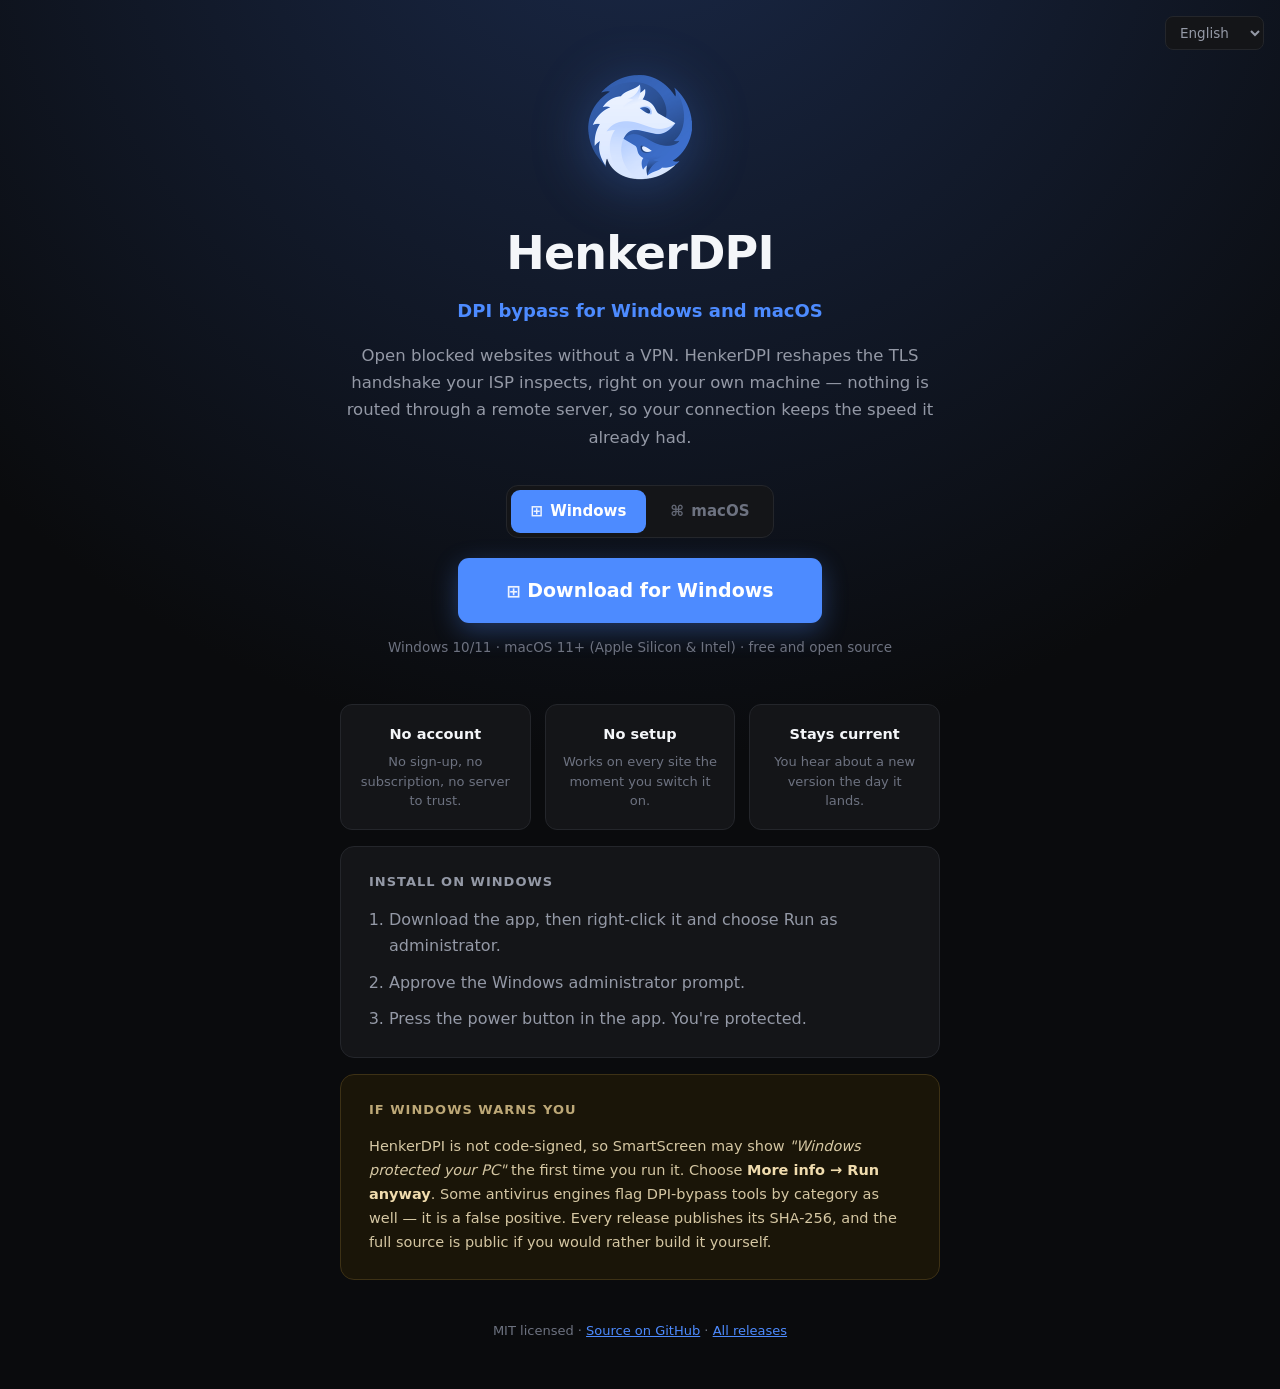
<file: docs/index.html>
<!doctype html>
<html lang="en">
<head>
<meta charset="utf-8">
<meta name="viewport" content="width=device-width, initial-scale=1">
<title>HenkerDPI — DPI bypass for Windows and macOS</title>
<meta name="description" content="Open blocked websites without a VPN. HenkerDPI reshapes the TLS handshake your ISP inspects, locally on your own machine. Runs on Windows 10/11 and macOS 11+.">
<meta property="og:title" content="HenkerDPI — DPI bypass for Windows and macOS">
<meta property="og:description" content="Open blocked websites without a VPN. Nothing is routed through a remote server.">
<meta property="og:image" content="https://raw.githubusercontent.com/Henkerr/HenkerDPI/master/assets/social-preview.png">
<link rel="icon" href="icon.png">
<style>
  :root{
    --bg:#0a0b0d; --card:#141518; --border:#24262b;
    --accent:#4d8bff; --fg:#f4f6f9; --fg2:#9499a6; --fg3:#6d7280;
  }
  *{box-sizing:border-box}
  body{
    margin:0; background:var(--bg); color:var(--fg);
    /* Per-script fallbacks so Japanese, Chinese and Devanagari render with a
       real face instead of tofu on machines without a broad Unicode default. */
    font:16px/1.65 "Segoe UI","Yu Gothic UI","Microsoft YaHei","Nirmala UI",
         system-ui,-apple-system,sans-serif;
    padding:60px 20px 48px;
    background-image:radial-gradient(circle at 50% -12%, #1a2949 0%, transparent 55%);
  }
  .wrap{max-width:600px;margin:0 auto}

  #lang{
    position:fixed;top:16px;right:16px;z-index:10;
    background:var(--card);color:var(--fg2);
    border:1px solid var(--border);border-radius:8px;
    padding:7px 10px;font-size:13.5px;font-family:inherit;cursor:pointer;
  }
  #lang:hover{color:var(--fg);border-color:#33363d}

  .hero{text-align:center}
  img.logo{width:128px;height:128px;filter:drop-shadow(0 8px 28px rgba(77,139,255,.30))}
  h1{font-size:46px;margin:20px 0 4px;letter-spacing:-.8px}
  .tag{color:var(--accent);font-weight:600;font-size:18px;margin:0 0 16px}
  .lede{color:var(--fg2);margin:0 auto 34px;font-size:16.5px}
  .dl{
    display:inline-block;background:var(--accent);color:#fff;text-decoration:none;
    font-size:19px;font-weight:700;padding:17px 48px;border-radius:11px;
    box-shadow:0 8px 26px rgba(77,139,255,.32);transition:transform .12s,background .12s;
  }
  .dl:hover{background:#3f7cf0;transform:translateY(-2px)}
  .dl .os{font-size:17px;opacity:.9}
  .meta{color:var(--fg3);font-size:13.5px;margin-top:13px}

  /* One platform at a time. Showing both downloads and both sets of install
     steps at once is what made this page hard to read: the visitor had to work
     out which half was theirs before they could follow anything. */
  .tabs{
    display:inline-flex;gap:4px;margin:0 0 20px;padding:4px;
    background:var(--card);border:1px solid var(--border);border-radius:12px;
  }
  .tab{
    background:transparent;border:0;color:var(--fg3);border-radius:9px;
    font:inherit;font-size:15px;font-weight:600;padding:9px 20px;
    cursor:pointer;transition:background .12s,color .12s;
  }
  .tab:hover{color:var(--fg2)}
  .tab[aria-selected="true"]{background:var(--accent);color:#fff}
  .tab .os{margin-right:7px;opacity:.9}
  .pane[hidden]{display:none}

  .points{display:grid;grid-template-columns:repeat(3,1fr);gap:14px;margin-top:46px}
  .pt{
    background:var(--card);border:1px solid var(--border);border-radius:12px;
    padding:18px 16px;text-align:center;
  }
  .pt b{display:block;font-size:14.5px;margin-bottom:5px}
  .pt span{color:var(--fg3);font-size:13px;line-height:1.5;display:block}

  section{
    background:var(--card);border:1px solid var(--border);border-radius:14px;
    padding:24px 28px;margin-top:16px;
  }
  h2{font-size:13px;margin:0 0 15px;color:var(--fg2);
     text-transform:uppercase;letter-spacing:1px;font-weight:600}
  ol{margin:0;padding-left:20px;color:var(--fg2)}
  ol li{margin-bottom:10px}
  ol li:last-child{margin-bottom:0}
  b{color:var(--fg);font-weight:600}
  .warn{background:#1a1508;border-color:#3d3115;color:#d5c7a3;font-size:14.5px}
  .warn h2{color:#bda877}
  .warn b{color:#f0dcae}
  p.note{color:var(--fg3);font-size:14px;text-align:center;margin:26px auto 0}
  p.note a{color:var(--fg2)}
  a{color:var(--accent)}
  footer{margin-top:40px;color:var(--fg3);font-size:13px;text-align:center}
  @media (max-width:520px){
    .points{grid-template-columns:1fr}
    h1{font-size:38px}
    body{padding-top:52px}
  }
</style>
</head>
<body>

<select id="lang" aria-label="Language"></select>

<div class="wrap">

  <div class="hero">
    <img class="logo" src="icon.png" alt="HenkerDPI">
    <h1>HenkerDPI</h1>
    <p class="tag" data-t="tagline"></p>
    <p class="lede" data-t="lede"></p>

    <!-- Both buttons point at the RELEASE PAGE, never straight at an asset.
         GitHub Support already asked for a direct executable download link to
         be taken off this account once; a link that fetches the binary itself
         is that same pattern, so it must not come back. Visitors pick their
         file from the assets list on the release page. -->
    <div class="tabs" role="tablist" aria-label="Platform">
      <button class="tab" type="button" role="tab" data-os="win"
              aria-controls="dl-win help-win"><span class="os">⊞</span>Windows</button>
      <button class="tab" type="button" role="tab" data-os="mac"
              aria-controls="dl-mac help-mac"><span class="os">⌘</span>macOS</button>
    </div>

    <div class="pane" id="dl-win" data-os="win">
      <a class="dl" href="https://github.com/Henkerr/HenkerDPI/releases/latest">
        <span class="os">⊞</span>&nbsp;<span data-t="dl_win"></span>
      </a>
    </div>
    <div class="pane" id="dl-mac" data-os="mac">
      <!-- U+2318, not the Apple logo at U+F8FF: that glyph exists only in
           Apple's own fonts and renders as a blank box everywhere else. -->
      <a class="dl" href="https://github.com/Henkerr/HenkerDPI/releases/latest">
        <span class="os">⌘</span>&nbsp;<span data-t="dl_mac"></span>
      </a>
    </div>
    <p class="meta" data-t="meta"></p>
  </div>

  <div class="points">
    <div class="pt"><b data-t="p1h"></b><span data-t="p1b"></span></div>
    <div class="pt"><b data-t="p2h"></b><span data-t="p2b"></span></div>
    <div class="pt"><b data-t="p3h"></b><span data-t="p3b"></span></div>
  </div>

  <div class="pane" id="help-win" data-os="win">
    <section>
      <h2 data-t="installh"></h2>
      <ol>
        <li data-t="s1"></li>
        <li data-t="s2"></li>
        <li data-t="s3"></li>
      </ol>
    </section>

    <section class="warn">
      <h2 data-t="warnh"></h2>
      <span data-t="warn"></span>
    </section>
  </div>

  <div class="pane" id="help-mac" data-os="mac">
    <section>
      <h2 data-t="mach"></h2>
      <p data-t="macb"></p>
      <ol>
        <li data-t="m1"></li>
        <li data-t="m2"></li>
        <li data-t="m3"></li>
      </ol>
      <p class="meta" data-t="maccover"></p>
    </section>
  </div>

  <!-- The installer link is deliberately absent. Defender's ML heuristic flags
       the Inno Setup build (Wacatac.B!ml, a false positive on an unsigned
       installer that ships a network driver), and the current release ships the
       portable exe only, so pointing at latest/download/HenkerDPI_Setup.exe
       would both 404 and hand people a file their antivirus deletes. Restore it
       once the submission clears AND an installer is built for the release. -->

  <footer>
    <span data-t="license"></span> ·
    <a href="https://github.com/Henkerr/HenkerDPI" data-t="source"></a> ·
    <a href="https://github.com/Henkerr/HenkerDPI/releases" data-t="releases"></a>
  </footer>

</div>

<script>
const NAMES = {en:"English", tr:"Türkçe", de:"Deutsch", ru:"Русский",
               ja:"日本語", zh:"中文", hi:"हिन्दी", da:"Dansk"};

const T = {
en:{
 title:"HenkerDPI — DPI bypass for Windows and macOS",
 tagline:"DPI bypass for Windows and macOS",
 lede:"Open blocked websites without a VPN. HenkerDPI reshapes the TLS handshake your ISP inspects, right on your own machine — nothing is routed through a remote server, so your connection keeps the speed it already had.",
 download:"Download",
 meta:"Windows 10/11 · macOS 11+ (Apple Silicon &amp; Intel) · free and open source",
 p1h:"No account", p1b:"No sign-up, no subscription, no server to trust.",
 p2h:"No setup", p2b:"Works on every site the moment you switch it on.",
 p3h:"Stays current", p3b:"You hear about a new version the day it lands.",
 installh:"Install on Windows",
 s1:"Download the app, then right-click it and choose Run as administrator.",
 s2:"Approve the Windows administrator prompt.",
 s3:"Press the power button in the app. You're protected.",
 warnh:"If Windows warns you",
 warn:"HenkerDPI is not code-signed, so SmartScreen may show <i>\"Windows protected your PC\"</i> the first time you run it. Choose <b>More info → Run anyway</b>. Some antivirus engines flag DPI-bypass tools by category as well — it is a false positive. Every release publishes its SHA-256, and the full source is public if you would rather build it yourself.",
 portable1:"There is also an ", portablelink:"installer",
 portable2:", but Windows Defender is currently flagging it by mistake. A correction is under review.",
 dl_win:"Download for Windows",
 dl_mac:"Download for macOS",
 mach:"On macOS",
 macb:"The macOS build is not the Windows one recompiled. macOS has no equivalent of the packet driver the Windows version uses, so it works a different way: it runs a small proxy on your own Mac and reshapes the TLS handshake as it leaves. Nothing is sent to a remote server there either.",
 m1:"Open the DMG and drag HenkerDPI to Applications.",
 m2:"The first launch is blocked because the app is not signed by Apple. Open <b>System Settings → Privacy &amp; Security</b>, scroll to the bottom and click <b>Open Anyway</b>. On macOS 14 and earlier you can right-click the app and choose <b>Open</b> instead.",
 m3:"Press the power button. Approve the macOS password prompt once — it is needed to point your network at the local proxy, and it is undone when you quit.",
 maccover:"Covers browsers (Safari, Chrome, Firefox, Edge) and Electron apps such as Discord. Command-line tools like curl and git, and Discord voice, do not follow the system proxy and are not affected.",
 license:"MIT licensed", source:"Source on GitHub", releases:"All releases"
},
tr:{
 title:"HenkerDPI — Windows ve macOS için DPI bypass",
 tagline:"Windows ve macOS için DPI bypass",
 lede:"Engellenen sitelere VPN olmadan gir. HenkerDPI, servis sağlayıcının incelediği TLS el sıkışmasını doğrudan kendi bilgisayarında yeniden düzenler — trafiğin uzak bir sunucudan geçmediği için bağlantın mevcut hızını korur.",
 download:"İndir",
 meta:"Windows 10/11 · macOS 11+ (Apple Silicon ve Intel) · ücretsiz ve açık kaynak",
 p1h:"Hesap yok", p1b:"Kayıt yok, abonelik yok, güvenmen gereken sunucu yok.",
 p2h:"Ayar yok", p2b:"Açtığın anda bütün sitelerde çalışır.",
 p3h:"Güncel kalır", p3b:"Yeni sürüm çıktığı gün haber verir.",
 installh:"Windows'ta kurulum",
 s1:"Uygulamayı indir, sağ tıkla ve Yönetici olarak çalıştır de.",
 s2:"Windows'un yönetici iznini onayla.",
 s3:"Uygulamadaki güç düğmesine bas. Koruma başlar.",
 warnh:"Windows uyarı gösterirse",
 warn:"HenkerDPI dijital olarak imzalanmadığı için SmartScreen ilk çalıştırmada <i>\"Windows bilgisayarınızı korudu\"</i> diyebilir. <b>Ek bilgi → Yine de çalıştır</b> seç. Bazı antivirüsler DPI bypass araçlarını kategori olarak işaretler; bu yanlış pozitiftir. Her sürümün SHA-256 değeri yayınlanır ve kaynak kod açıktır — istersen kendin derleyebilirsin.",
 portable1:"Bir de ", portablelink:"kurulum dosyası",
 portable2:" var, ama Windows Defender şu an onu yanlışlıkla işaretliyor. Düzeltme incelemede.",
 dl_win:"Windows için indir",
 dl_mac:"macOS için indir",
 mach:"macOS'ta",
 macb:"macOS sürümü, Windows sürümünün yeniden derlenmiş hâli değil. macOS'ta Windows'un kullandığı paket sürücüsünün karşılığı yok; bu yüzden farklı çalışıyor: kendi Mac'inizde küçük bir proxy çalıştırıp TLS el sıkışmasını çıkarken yeniden biçimlendiriyor. Burada da hiçbir şey uzak bir sunucuya gönderilmiyor.",
 m1:"DMG dosyasını açın ve HenkerDPI'yi Applications klasörüne sürükleyin.",
 m2:"Uygulama Apple tarafından imzalanmadığı için ilk açılış engellenir. <b>Sistem Ayarları → Gizlilik ve Güvenlik</b>'i açın, en alta inip <b>Yine de Aç</b>'a tıklayın. macOS 14 ve öncesinde uygulamaya sağ tıklayıp <b>Aç</b> demek de yeterlidir.",
 m3:"Güç düğmesine basın. macOS'un şifre sorusunu bir kez onaylayın — ağınızı yerel proxy'ye yönlendirmek için gerekli ve çıkışta geri alınıyor.",
 maccover:"Tarayıcıları (Safari, Chrome, Firefox, Edge) ve Discord gibi Electron uygulamalarını kapsar. curl, git gibi komut satırı araçları ve Discord sesli görüşme sistem proxy'sini kullanmaz, bu yüzden etkilenmez.",
 license:"MIT lisanslı", source:"GitHub'da kaynak kod", releases:"Tüm sürümler"
},
de:{
 title:"HenkerDPI — DPI-Umgehung für Windows und macOS",
 tagline:"DPI-Umgehung für Windows und macOS",
 lede:"Öffne gesperrte Websites ohne VPN. HenkerDPI verändert den TLS-Handshake, den dein Anbieter mitliest, direkt auf deinem eigenen Rechner — nichts läuft über einen fremden Server, deine Verbindung behält also ihr Tempo.",
 download:"Herunterladen",
 meta:"Windows 10/11 · macOS 11+ (Apple Silicon &amp; Intel) · kostenlos und quelloffen",
 p1h:"Kein Konto", p1b:"Keine Anmeldung, kein Abo, kein Server, dem du vertrauen musst.",
 p2h:"Keine Einrichtung", p2b:"Wirkt auf allen Seiten, sobald du es einschaltest.",
 p3h:"Bleibt aktuell", p3b:"Meldet sich, sobald eine neue Version da ist.",
 installh:"Installation unter Windows",
 s1:"App herunterladen, rechtsklicken und Als Administrator ausführen wählen.",
 s2:"Die Administratorabfrage von Windows bestätigen.",
 s3:"Im Programm auf den Ein-Schalter drücken. Fertig.",
 warnh:"Wenn Windows warnt",
 warn:"HenkerDPI ist nicht signiert, daher zeigt SmartScreen beim ersten Start eventuell <i>„Der Computer wurde durch Windows geschützt“</i>. Wähle <b>Weitere Informationen → Trotzdem ausführen</b>. Manche Virenscanner melden DPI-Werkzeuge grundsätzlich — ein Fehlalarm. Zu jeder Version wird der SHA-256 veröffentlicht, und der Quellcode ist offen, falls du lieber selbst baust.",
 portable1:"Es gibt auch einen ", portablelink:"Installer",
 portable2:", aber Windows Defender meldet ihn derzeit fälschlich. Eine Korrektur wird geprüft.",
 dl_win:"Für Windows herunterladen",
 dl_mac:"Für macOS herunterladen",
 mach:"Unter macOS",
 macb:"Die macOS-Version ist keine neu kompilierte Windows-Version. macOS hat kein Gegenstück zum Paket-Treiber der Windows-Fassung, deshalb arbeitet sie anders: Sie startet einen kleinen Proxy auf Ihrem eigenen Mac und formt den TLS-Handshake beim Verlassen um. Auch hier wird nichts an einen entfernten Server geschickt.",
 m1:"Das DMG öffnen und HenkerDPI in den Ordner „Programme“ ziehen.",
 m2:"Der erste Start wird blockiert, weil die App nicht von Apple signiert ist. <b>Systemeinstellungen → Datenschutz &amp; Sicherheit</b> öffnen, ganz nach unten scrollen und auf <b>Trotzdem öffnen</b> klicken. Unter macOS 14 und älter genügt ein Rechtsklick auf die App und <b>Öffnen</b>.",
 m3:"Den Ein-/Aus-Knopf drücken. Die Passwortabfrage von macOS einmal bestätigen — sie richtet das Netzwerk auf den lokalen Proxy aus und wird beim Beenden zurückgenommen.",
 maccover:"Deckt Browser (Safari, Chrome, Firefox, Edge) und Electron-Apps wie Discord ab. Kommandozeilen-Werkzeuge wie curl und git sowie Discord-Sprachchat folgen dem System-Proxy nicht und bleiben unberührt.",
 license:"MIT-Lizenz", source:"Quellcode auf GitHub", releases:"Alle Versionen"
},
ru:{
 title:"HenkerDPI — обход DPI для Windows и macOS",
 tagline:"обход DPI для Windows и macOS",
 lede:"Открывайте заблокированные сайты без VPN. HenkerDPI меняет TLS-рукопожатие, которое проверяет провайдер, прямо на вашем компьютере — трафик не идёт через чужой сервер, поэтому скорость соединения остаётся прежней.",
 download:"Скачать",
 meta:"Windows 10/11 · macOS 11+ (Apple Silicon и Intel) · бесплатно и с открытым кодом",
 p1h:"Без аккаунта", p1b:"Ни регистрации, ни подписки, ни сервера, которому надо доверять.",
 p2h:"Без настройки", p2b:"Работает на всех сайтах сразу после включения.",
 p3h:"Всегда актуален", p3b:"Сообщает в тот же день, когда выходит новая версия.",
 installh:"Установка в Windows",
 s1:"Скачайте приложение, нажмите правой кнопкой и выберите Запуск от имени администратора.",
 s2:"Подтвердите запрос прав администратора.",
 s3:"Нажмите кнопку питания в приложении. Готово.",
 warnh:"Если Windows предупредит",
 warn:"HenkerDPI не подписан цифровой подписью, поэтому при первом запуске SmartScreen может показать <i>«Система Windows защитила ваш компьютер»</i>. Выберите <b>Подробнее → Выполнить в любом случае</b>. Некоторые антивирусы помечают инструменты обхода DPI по категории — это ложное срабатывание. Для каждой версии публикуется SHA-256, а исходный код открыт, если вы предпочитаете собрать сами.",
 portable1:"Есть и ", portablelink:"установщик",
 portable2:", но Windows Defender сейчас ошибочно его помечает. Исправление на рассмотрении.",
 dl_win:"Скачать для Windows",
 dl_mac:"Скачать для macOS",
 mach:"На macOS",
 macb:"Версия для macOS — не пересобранная версия для Windows. В macOS нет аналога пакетного драйвера, который использует версия для Windows, поэтому она работает иначе: запускает небольшой прокси на вашем Mac и меняет форму TLS-рукопожатия на выходе. Здесь тоже ничего не отправляется на удалённый сервер.",
 m1:"Откройте DMG и перетащите HenkerDPI в папку «Программы».",
 m2:"Первый запуск блокируется, потому что приложение не подписано Apple. Откройте <b>Системные настройки → Конфиденциальность и безопасность</b>, прокрутите вниз и нажмите <b>Всё равно открыть</b>. В macOS 14 и старше можно вместо этого нажать на приложение правой кнопкой и выбрать <b>Открыть</b>.",
 m3:"Нажмите кнопку питания. Один раз подтвердите запрос пароля macOS — он нужен, чтобы направить сеть на локальный прокси, и отменяется при выходе.",
 maccover:"Охватывает браузеры (Safari, Chrome, Firefox, Edge) и приложения на Electron, например Discord. Консольные инструменты вроде curl и git, а также голосовой чат Discord не используют системный прокси и не затрагиваются.",
 license:"Лицензия MIT", source:"Исходный код на GitHub", releases:"Все версии"
},
ja:{
 title:"HenkerDPI — Windows・macOS 向け DPI 回避ツール",
 tagline:"Windows・macOS 向け DPI 回避ツール",
 lede:"VPN なしでブロックされたサイトを開けます。HenkerDPI は、プロバイダが検査する TLS ハンドシェイクをあなたの PC 上で組み替えます。通信を外部サーバー経由にしないため、回線速度はそのままです。",
 download:"ダウンロード",
 meta:"Windows 10/11 · macOS 11+（Apple Silicon・Intel）· 無料・オープンソース",
 p1h:"アカウント不要", p1b:"登録も月額料金も、信頼すべきサーバーもありません。",
 p2h:"設定不要", p2b:"オンにした瞬間からすべてのサイトで機能します。",
 p3h:"最新をお知らせ", p3b:"新しいバージョンが出た日にお知らせします。",
 installh:"Windows でのインストール",
 s1:"アプリをダウンロードし、右クリックして「管理者として実行」を選びます。",
 s2:"Windows の管理者確認を承認します。",
 s3:"アプリの電源ボタンを押します。これで保護されます。",
 warnh:"Windows が警告を表示したら",
 warn:"HenkerDPI はコード署名されていないため、初回起動時に SmartScreen が <i>「Windows によって PC が保護されました」</i> と表示することがあります。<b>詳細情報 → 実行</b> を選んでください。一部のウイルス対策ソフトは DPI 回避ツールを一律に検出しますが、これは誤検出です。各リリースでは SHA-256 を公開しており、ソースコードも公開されているため、自分でビルドすることもできます。",
 portable1:"", portablelink:"インストーラー",
 portable2:"もありますが、現在 Windows Defender が誤検知しており、修正を申請中です。",
 dl_win:"Windows 版をダウンロード",
 dl_mac:"macOS 版をダウンロード",
 mach:"macOS では",
 macb:"macOS 版は Windows 版を再ビルドしたものではありません。macOS には Windows 版が使うパケットドライバに相当する仕組みがないため、別の方法をとっています。お使いの Mac 上で小さなプロキシを動かし、送信される TLS ハンドシェイクを組み替えます。こちらも通信を外部サーバーには送りません。",
 m1:"DMG を開き、HenkerDPI を「アプリケーション」フォルダにドラッグします。",
 m2:"Apple の署名がないため初回起動はブロックされます。<b>システム設定 → プライバシーとセキュリティ</b> を開き、一番下までスクロールして <b>このまま開く</b> をクリックしてください。macOS 14 以前ではアプリを右クリックして <b>開く</b> を選ぶ方法も使えます。",
 m3:"電源ボタンを押します。macOS のパスワード確認を一度だけ承認してください。ネットワークをローカルプロキシに向けるために必要で、終了時に元へ戻ります。",
 maccover:"ブラウザ（Safari、Chrome、Firefox、Edge）と Discord などの Electron アプリに対応します。curl や git などのコマンドラインツール、および Discord の音声通話はシステムプロキシを使わないため対象外です。",
 license:"MIT ライセンス", source:"GitHub のソースコード", releases:"すべてのリリース"
},
zh:{
 title:"HenkerDPI — Windows 与 macOS 上的 DPI 绕过工具",
 tagline:"Windows 与 macOS 上的 DPI 绕过工具",
 lede:"无需 VPN 即可打开被屏蔽的网站。HenkerDPI 在你自己的电脑上重组运营商检查的 TLS 握手包——流量不经过任何远程服务器，因此连接速度保持不变。",
 download:"下载",
 meta:"Windows 10/11 · macOS 11+（Apple Silicon 与 Intel）· 免费开源",
 p1h:"无需账号", p1b:"不注册、不订阅，也没有需要信任的服务器。",
 p2h:"无需配置", p2b:"开启后立即对所有网站生效。",
 p3h:"保持最新", p3b:"新版本发布当天就会提醒你。",
 installh:"在 Windows 上安装",
 s1:"下载应用，右键点击并选择以管理员身份运行。",
 s2:"在 Windows 管理员提示中点击允许。",
 s3:"点击应用中的电源按钮，即可开始保护。",
 warnh:"如果 Windows 弹出警告",
 warn:"HenkerDPI 未经代码签名，首次运行时 SmartScreen 可能显示 <i>“Windows 已保护你的电脑”</i>。请选择 <b>更多信息 → 仍要运行</b>。部分杀毒软件会按类别标记 DPI 绕过工具，这是误报。每个版本都会公布 SHA-256，源代码完全公开，你也可以自行编译。",
 portable1:"另有", portablelink:"安装程序",
 portable2:"，但 Windows Defender 目前误报，修正申请正在处理。",
 dl_win:"下载 Windows 版",
 dl_mac:"下载 macOS 版",
 mach:"在 macOS 上",
 macb:"macOS 版并不是把 Windows 版重新编译一遍。macOS 没有 Windows 版所用封包驱动的对应机制，因此它的做法不同：在你自己的 Mac 上运行一个小型代理，在数据发出时重组 TLS 握手。同样，不会把任何流量发往远程服务器。",
 m1:"打开 DMG，把 HenkerDPI 拖到“应用程序”文件夹。",
 m2:"由于应用未经 Apple 签名，首次打开会被阻止。打开<b>系统设置 → 隐私与安全性</b>，滚动到底部并点击<b>仍要打开</b>。在 macOS 14 及更早版本中，也可以右键点击应用并选择<b>打开</b>。",
 m3:"按下电源按钮。确认一次 macOS 的密码提示——它用于把网络指向本地代理，退出时会自动还原。",
 maccover:"覆盖浏览器（Safari、Chrome、Firefox、Edge）以及 Discord 等 Electron 应用。curl、git 等命令行工具和 Discord 语音不使用系统代理，因此不受影响。",
 license:"MIT 许可证", source:"GitHub 源代码", releases:"全部版本"
},
hi:{
 title:"HenkerDPI — Windows और macOS के लिए DPI बायपास",
 tagline:"Windows और macOS के लिए DPI बायपास",
 lede:"बिना VPN के ब्लॉक की गई वेबसाइटें खोलें। HenkerDPI आपके अपने कंप्यूटर पर ही उस TLS हैंडशेक को बदल देता है जिसे आपका ISP जाँचता है — ट्रैफ़िक किसी बाहरी सर्वर से नहीं गुज़रता, इसलिए आपकी स्पीड वैसी ही रहती है।",
 download:"डाउनलोड करें",
 meta:"Windows 10/11 · macOS 11+ (Apple Silicon और Intel) · मुफ़्त और ओपन सोर्स",
 p1h:"अकाउंट नहीं", p1b:"न रजिस्ट्रेशन, न सब्सक्रिप्शन, न किसी सर्वर पर भरोसा।",
 p2h:"सेटअप नहीं", p2b:"चालू करते ही हर वेबसाइट पर काम करता है।",
 p3h:"हमेशा अपडेटेड", p3b:"नया वर्ज़न आते ही आपको बता देता है।",
 installh:"Windows पर इंस्टॉल करें",
 s1:"ऐप डाउनलोड करें, राइट-क्लिक करें और Run as administrator चुनें।",
 s2:"Windows की एडमिनिस्ट्रेटर अनुमति स्वीकार करें।",
 s3:"ऐप में पावर बटन दबाएँ। सुरक्षा शुरू।",
 warnh:"अगर Windows चेतावनी दिखाए",
 warn:"HenkerDPI कोड-साइन नहीं है, इसलिए पहली बार चलाने पर SmartScreen <i>\"Windows protected your PC\"</i> दिखा सकता है। <b>More info → Run anyway</b> चुनें। कुछ एंटीवायरस DPI बायपास टूल्स को श्रेणी के आधार पर फ़्लैग करते हैं — यह ग़लत अलार्म है। हर रिलीज़ का SHA-256 प्रकाशित होता है और सोर्स कोड खुला है, आप चाहें तो खुद बिल्ड कर सकते हैं।",
 portable1:"एक ", portablelink:"इंस्टॉलर",
 portable2:" भी है, लेकिन Windows Defender फ़िलहाल उसे ग़लती से फ़्लैग कर रहा है। सुधार समीक्षाधीन है।",
 dl_win:"Windows के लिए डाउनलोड करें",
 dl_mac:"macOS के लिए डाउनलोड करें",
 mach:"macOS पर",
 macb:"macOS संस्करण Windows संस्करण को दोबारा कंपाइल करके नहीं बनाया गया है। macOS में उस पैकेट ड्राइवर जैसा कुछ नहीं है जिसे Windows संस्करण इस्तेमाल करता है, इसलिए यह अलग तरीके से काम करता है: यह आपके अपने Mac पर एक छोटा प्रॉक्सी चलाता है और बाहर जाते समय TLS हैंडशेक को बदल देता है। यहाँ भी कुछ भी किसी बाहरी सर्वर पर नहीं भेजा जाता।",
 m1:"DMG खोलें और HenkerDPI को Applications फ़ोल्डर में खींचें।",
 m2:"ऐप पर Apple का हस्ताक्षर न होने के कारण पहली बार खोलना रोका जाएगा। <b>System Settings → Privacy &amp; Security</b> खोलें, नीचे तक स्क्रॉल करें और <b>Open Anyway</b> पर क्लिक करें। macOS 14 और उससे पुराने में ऐप पर राइट-क्लिक करके <b>Open</b> भी चुन सकते हैं।",
 m3:"पावर बटन दबाएँ। macOS का पासवर्ड संकेत एक बार स्वीकार करें — यह आपके नेटवर्क को लोकल प्रॉक्सी की ओर भेजने के लिए ज़रूरी है और बंद करने पर वापस हो जाता है।",
 maccover:"ब्राउज़र (Safari, Chrome, Firefox, Edge) और Discord जैसे Electron ऐप्स को कवर करता है। curl और git जैसे कमांड-लाइन टूल तथा Discord वॉइस सिस्टम प्रॉक्सी का उपयोग नहीं करते, इसलिए वे प्रभावित नहीं होते।",
 license:"MIT लाइसेंस", source:"GitHub पर सोर्स कोड", releases:"सभी रिलीज़"
},
da:{
 title:"HenkerDPI — DPI-omgåelse til Windows og macOS",
 tagline:"DPI-omgåelse til Windows og macOS",
 lede:"Åbn blokerede websider uden VPN. HenkerDPI omformer det TLS-håndtryk, din udbyder kigger på, direkte på din egen maskine — intet sendes gennem en fremmed server, så din forbindelse beholder sin hastighed.",
 download:"Hent",
 meta:"Windows 10/11 · macOS 11+ (Apple Silicon og Intel) · gratis og open source",
 p1h:"Ingen konto", p1b:"Ingen tilmelding, intet abonnement, ingen server du skal stole på.",
 p2h:"Ingen opsætning", p2b:"Virker på alle sider, så snart du tænder for det.",
 p3h:"Holder sig opdateret", p3b:"Giver besked, så snart en ny version er ude.",
 installh:"Installation på Windows",
 s1:"Hent appen, højreklik på den, og vælg Kør som administrator.",
 s2:"Godkend Windows' administratorprompt.",
 s3:"Tryk på tænd-knappen i appen. Så er du beskyttet.",
 warnh:"Hvis Windows advarer dig",
 warn:"HenkerDPI er ikke kodesigneret, så SmartScreen kan vise <i>\"Windows protected your PC\"</i>, første gang du kører det. Vælg <b>More info → Run anyway</b>. Nogle antivirusprogrammer markerer DPI-værktøjer som kategori — det er en falsk alarm. Hver udgivelse offentliggør sin SHA-256, og kildekoden er åben, hvis du hellere selv vil bygge.",
 portable1:"Der findes også et ", portablelink:"installationsprogram",
 portable2:", men Windows Defender markerer det i øjeblikket fejlagtigt. En rettelse er under behandling.",
 dl_win:"Hent til Windows",
 dl_mac:"Hent til macOS",
 mach:"På macOS",
 macb:"macOS-versionen er ikke Windows-versionen kompileret om. macOS har ingen pendant til den pakkedriver, Windows-versionen bruger, så den arbejder anderledes: den kører en lille proxy på din egen Mac og omformer TLS-håndtrykket på vej ud. Heller ikke her sendes noget til en fjern server.",
 m1:"Åbn DMG-filen, og træk HenkerDPI over i Programmer.",
 m2:"Første start blokeres, fordi appen ikke er signeret af Apple. Åbn <b>Systemindstillinger → Anonymitet &amp; sikkerhed</b>, rul helt ned og klik <b>Åbn alligevel</b>. På macOS 14 og ældre kan du i stedet højreklikke på appen og vælge <b>Åbn</b>.",
 m3:"Tryk på tænd/sluk-knappen. Godkend macOS' adgangskodeprompt én gang — den peger dit netværk mod den lokale proxy og fortrydes, når du lukker programmet.",
 maccover:"Dækker browsere (Safari, Chrome, Firefox, Edge) og Electron-apps som Discord. Kommandolinjeværktøjer som curl og git samt Discord-tale bruger ikke systemproxyen og påvirkes derfor ikke.",
 license:"MIT-licens", source:"Kildekode på GitHub", releases:"Alle udgivelser"
}
};

const sel = document.getElementById("lang");
for (const code in NAMES) {
  const o = document.createElement("option");
  o.value = code; o.textContent = NAMES[code];
  sel.appendChild(o);
}

function apply(code){
  const d = T[code] || T.en;
  document.documentElement.lang = code;
  document.title = d.title;
  document.querySelectorAll("[data-t]").forEach(el => {
    const v = d[el.dataset.t];
    // Strings carry only our own markup (<b>, <i>), never user input.
    if (v !== undefined) el.innerHTML = v;
  });
  sel.value = code;
}

// One platform at a time, preselected to the machine the visitor is on. The
// other is one click away rather than hidden -- people do download for a
// different computer -- and the choice is remembered so they do not have to
// make it again on the next visit.
function selectOS(os){
  document.querySelectorAll(".tab").forEach(tab => {
    tab.setAttribute("aria-selected", String(tab.dataset.os === os));
  });
  document.querySelectorAll(".pane").forEach(pane => {
    pane.hidden = pane.dataset.os !== os;
  });
  try { localStorage.setItem("hdpi_os", os); } catch (e) { /* private mode */ }
}

function defaultOS(){
  try {
    const saved = localStorage.getItem("hdpi_os");
    if (saved === "win" || saved === "mac") return saved;
  } catch (e) { /* private mode */ }
  const ua = navigator.userAgent;
  return (/Mac|iPhone|iPad/.test(ua) && !/Windows/.test(ua)) ? "mac" : "win";
}

function pick(){
  const saved = localStorage.getItem("hdpi_lang");
  if (saved && T[saved]) return saved;
  for (const l of (navigator.languages || [navigator.language || "en"])) {
    const base = String(l).toLowerCase().split("-")[0];
    if (T[base]) return base;
  }
  return "en";
}

sel.addEventListener("change", () => {
  localStorage.setItem("hdpi_lang", sel.value);
  apply(sel.value);
});

document.querySelectorAll(".tab").forEach(tab => {
  tab.addEventListener("click", () => selectOS(tab.dataset.os));
});

apply(pick());
selectOS(defaultOS());
</script>
</body>
</html>
</file>
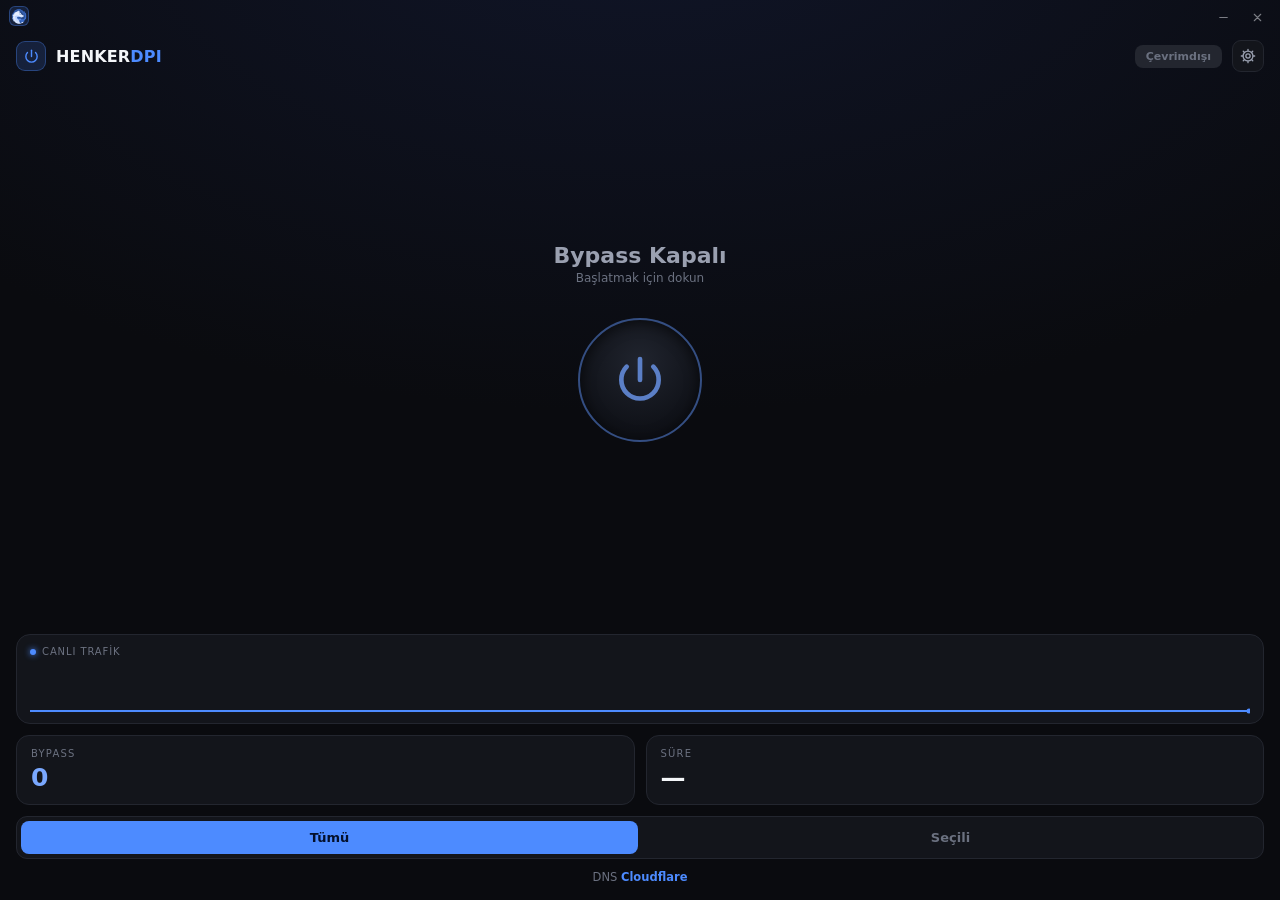
<file: ui/index.html>
<!doctype html>
<html lang="tr"><head>
<meta charset="utf-8"><meta name="viewport" content="width=device-width,initial-scale=1">
<title>HenkerDPI</title>
<style>html,body{height:100%;margin:0;background:#0a0b0d}</style>
</head><body>
<!-- Bootstrap: opens the theme saved in the engine, then hands off to its page. -->
<script src="bridge.js"></script>
<script>
HDPI.whenReady(function () {
  HDPI.getState()
    .then(function (s) { location.replace(((s && s.theme) || "mevcut") + ".html"); })
    .catch(function () { location.replace("mevcut.html"); });
});
</script>
</body></html>
</file>
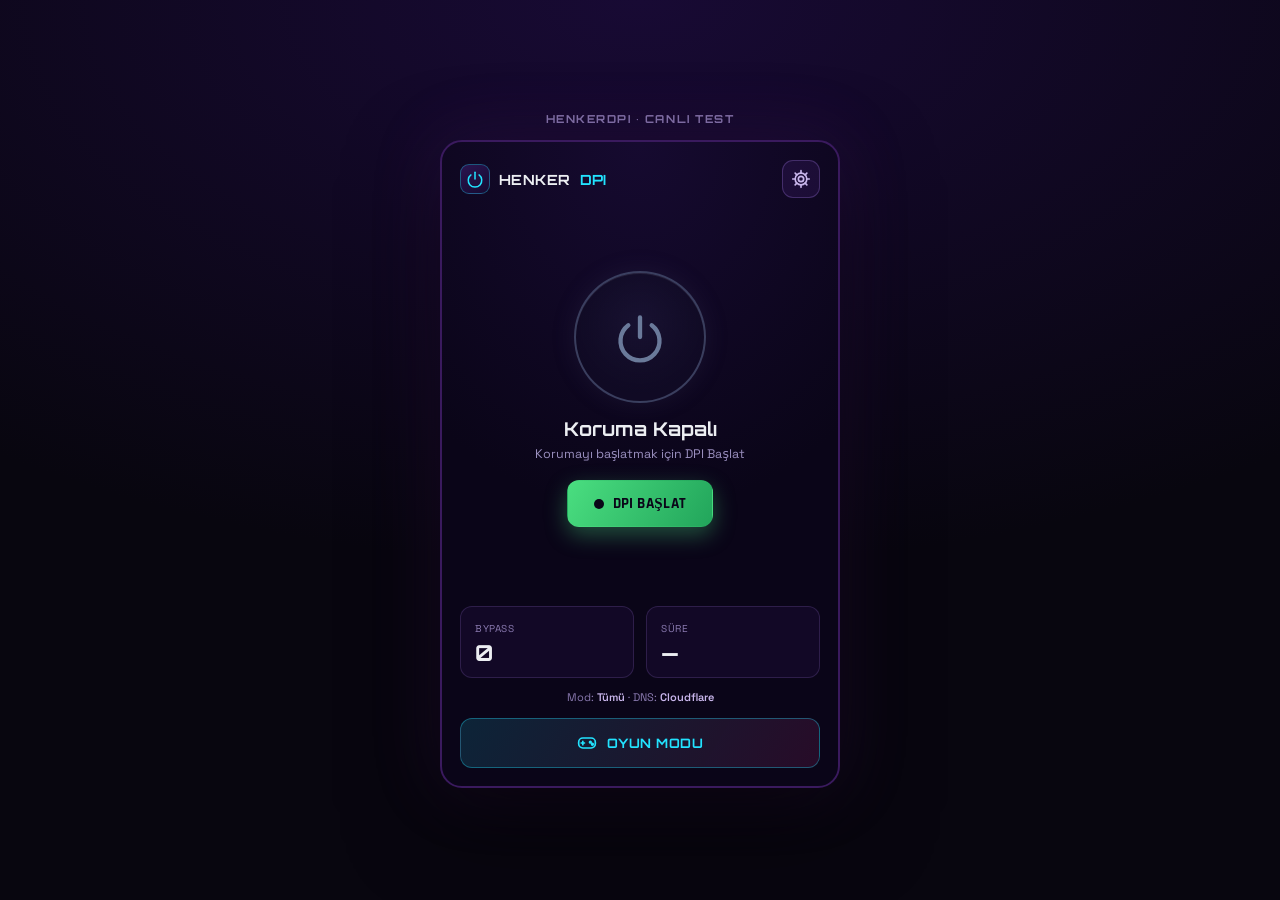
<file: arcade_game_v2_enhanced.html>
<!doctype html><html><head><!-- frame-runtime --><script>window.__FRAME_PREAMBLE={"capabilities":{"assets":"assets.hcOK0ALv.js","comments":"comments.aMuwftAG.js","db":"db.C8ehi_0m.js","downloads":"downloads.BXsoAvg9.js","mcp":"mcp.D3B2EyQu.js","permissions":"permissions.DdITF2Mk.js","room":"room.BgXZkiYR.js","sample":"sample.DpdXn9di.js","self":"self.Das6TbZs.js","user":"user.o5zdRedj.js"},"transforms":"_transforms.BI3gXbbT.js","comments":"_comments.Cp2LbYKb.js","translate":"_translate.BOzFH2D9.js"}</script><script>(function(){"use strict";var ae=["light","dark","system"],ie=/^[A-Za-z0-9_-]{1,64}$/,K=/^[a-zA-Z_:][a-zA-Z0-9_:.-]{0,127}$/,le=new Set(["class","hidden","value","checked"]);function ce(e){const t=e.toLowerCase();return t.startsWith("data-")||t.startsWith("aria-")||le.has(t)}var ue="http://www.w3.org/1999/xhtml",fe="http://www.w3.org/2000/svg",de=new Set(["script","style","iframe","noscript","noframes","noembed","xmp","plaintext","template","title","textarea","object","embed"]),pe=new Set(["script","style"]);function me(e){const t=e.localName.toLowerCase();return e.namespaceURI===ue?!de.has(t):e.namespaceURI===fe?!pe.has(t):!1}function ge(e){if(e===null||typeof e!="object")return!1;const t=e.__frame_patch;if(t===null||typeof t!="object")return!1;const{seq:n,elements:i}=t;if(typeof n!="number"||!Number.isSafeInteger(n)||!Array.isArray(i)||i.length===0||i.length>64)return!1;for(const a of i){if(a===null||typeof a!="object")return!1;const r=a;if(typeof r.target!="string"||!ie.test(r.target)||r.text!==void 0&&typeof r.text!="string")return!1;if(r.attrsSet!==void 0){if(r.attrsSet===null||typeof r.attrsSet!="object")return!1;for(const[l,c]of Object.entries(r.attrsSet))if(!K.test(l)||typeof c!="string")return!1}if(r.attrsRemoved!==void 0){if(!Array.isArray(r.attrsRemoved))return!1;for(const l of r.attrsRemoved)if(typeof l!="string"||!K.test(l))return!1}}return!0}function _e(e){if(e===null||typeof e!="object")return!1;const t=e.__frame_init;return t!==null&&typeof t=="object"}function ve(e){return e!==null&&typeof e=="object"&&e.__frame_size_poke===!0}function he(e){if(e===null||typeof e!="object")return!1;const t=e.__frame_theme;if(t===null||typeof t!="object")return!1;const n=t.theme;return typeof n=="string"&&ae.includes(n)}function ye(e){try{typeof reportError=="function"?reportError(e):setTimeout(()=>{throw e},0)}catch{}}var G=["#62744c","#b04e72","#5b7596","#a3651f","#7a6ba8","#3f7a75"],V=e=>{let t=0;for(let n=0;n<e.length;n++)t=t*31+e.charCodeAt(n)>>>0;return G[t%G.length]??"#788c5d"},X="#c7c9d1",J=e=>"data:image/svg+xml,%3Csvg xmlns='http://www.w3.org/2000/svg' viewBox='0 0 2 2'%3E%3Ccircle cx='1' cy='1' r='1' fill='"+encodeURIComponent(e)+"'/%3E%3C/svg%3E",be=Object.freeze({id:null,name:"",avatarUrl:J(X),color:X,email:null,isOwner:!1,canEdit:!1}),Ee=(...e)=>{const t=e[0],n=typeof t=="string"?[t]:Array.isArray(t)?t.filter(a=>typeof a=="string"):[],i=Object.create(null);for(const a of n)i[a]={id:a,name:"",avatarUrl:J(V(a)),color:V(a),email:null,isMe:!1};return i},Z=Object.freeze(Object.assign(Object.create(null),{user:Object.freeze(Object.assign(Object.create(null),{id:null,isOwner:!1,canEdit:!1,me:be,profiles:Ee,name:"",avatarUrl:null,search:Object.freeze([]),email:null}))})),we={sample:"sample"};function Q(){const e=new Uint8Array(20);try{crypto.getRandomValues(e)}catch{for(let n=0;n<e.length;n++)e[n]=Math.floor(Math.random()*256)}let t="";for(const n of e)t+=(n%36).toString(36);return t}function Ae(e,t){const n=r=>{const l={path:r},c=r.split("/");return{id:c[c.length-1],path:r,get:()=>t("get",[l]),set:p=>t("set",[l,p]),update:p=>t("update",[l,p]),delete:()=>t("delete",[l]),acquire:p=>t("acquire",[l,p]),onSnapshot:(p,b)=>t("subscribe",[l,p,b]),collection:p=>a(r+"/"+String(p))}},i=r=>({where:(l,c,p)=>i({...r,where:[...r.where??[],{f:String(l),op:String(c),v:p}]}),orderBy:(l,c)=>i({...r,orderBy:{f:String(l),dir:c===void 0?"asc":String(c)}}),limit:l=>i({...r,limit:Number(l)}),get:()=>t("query",[r]),onSnapshot:(l,c)=>t("subscribe",[r,l,c])}),a=r=>({...i({collection:r}),path:r,doc:l=>n(r+"/"+(l===void 0?Q():String(l))),add:l=>{const c=n(r+"/"+Q());return Promise.resolve(c.set(l)).then(()=>c)}});e.doc=r=>n(String(r)),e.collection=r=>a(String(r))}var Se=Object.freeze([]);function je(e,t){let n=null,i=null;const a=()=>e.__settled;e.peers=()=>Se,e.connected=()=>!1,e.emit=()=>a()?.()??Promise.resolve(),e.presence=r=>{const l=a();if(l)return l();let c=null;if(r!==null&&typeof r=="object")try{Array.isArray(r)||(c={...r})}catch{}return c===null?Promise.reject({code:"invalid_argument",message:"presence takes an object"}):(n===null&&(n=Object.create(null),i=Promise.resolve(t("presence",[n]))),Object.assign(n,c),i)}}var D="__frame_scroll",Re=150,Oe=310,Te=160,Pe=3e4;function Le(){let e=0,t=!1,n=!1,i=!1,a=0,r=null;const l=u=>{try{sessionStorage.setItem(D,JSON.stringify({y:u}))}catch{}},c=()=>{if(clearTimeout(e),r===null)return;const u=r;r=null,l(u)},p=()=>{if(t){t=!1;return}n=!0,r=scrollY,clearTimeout(e),e=setTimeout(c,Re)};try{addEventListener("scroll",p,{passive:!0}),addEventListener("pagehide",c)}catch{}const b=()=>{let u;try{u=sessionStorage.getItem(D)}catch{return null}if(u===null)return null;let f;try{f=JSON.parse(u)}catch{f=null}const m=f?.y;if(!(typeof m=="number"&&Number.isFinite(m)&&m>=0)){try{sessionStorage.removeItem(D)}catch{}return null}return m};let P=!1;const y=u=>{try{const f=scrollY;scrollTo({top:u,left:0,behavior:"instant"}),a=u,i=!0,clearTimeout(e),r=null,l(u);const m=scrollY;m!==f&&(t=!0),m!==u&&!P&&(P=!0,addEventListener("load",()=>{try{if(scrollY===m){const v=b();y(v!==null?v:a)}}catch{}},{once:!0}))}catch{}},R=()=>{try{return!!location.hash}catch{return!0}};let A=!1;const O=()=>{try{if(A||innerWidth>Oe||innerHeight>Te)return;A=!0;const u=Date.now(),f=()=>{try{removeEventListener("resize",f)}catch{}if(Date.now()-u>Pe||n||R())return;const m=b();y(m!==null?m:a)};addEventListener("resize",f)}catch{}};let L=!1,s=!1;return{restore(){if(L||(L=!0,R()))return;const u=b();u!==null&&(y(u),O())},promoted(){if(s||(s=!0,R()))return;const u=b();u!==null?(y(u),O()):i&&y(a)}}}var ze="modulepreload",Fe=function(e){return"/"+e},$e={},Me=function(t,n,i){let a=Promise.resolve();function r(l){const c=new Event("vite:preloadError",{cancelable:!0});if(c.payload=l,window.dispatchEvent(c),!c.defaultPrevented)throw l}return a.then(l=>{for(const c of l||[])c.status==="rejected"&&r(c.reason);return t().catch(r)})};(function(){const e=Object.defineProperty,t=globalThis,n=["RTCPeerConnection","webkitRTCPeerConnection","RTCDataChannel","RTCIceCandidate","RTCSessionDescription","RTCRtpSender","RTCRtpReceiver"];let i=0;for(let a=0;a<n.length;a++){const r=n[a];try{e(t,r,{value:void 0,writable:!1,configurable:!1})}catch{try{delete t[r]}catch{}try{e(t,r,{value:void 0,writable:!1,configurable:!0})}catch{}}typeof t[r]=="function"&&i++}if(i&&window!==top)try{parent.postMessage({__frame_rtc_lockdown_failed:i},"*")}catch{}})();var ke=1e4,Ce=Object.freeze([...window.__FRAME_PREAMBLE?.origins??["https://claude.ai","https://preview.claude.ai"]]);function ee(e){for(const t of Ce)if(t.endsWith(":*"))try{const n=new URL(e);if(`${n.protocol}//${n.hostname}:*`===t)return!0}catch{}else if(e===t)return!0;return!1}var U=Object.freeze({...window.__FRAME_PREAMBLE?.capabilities}),x=window.__FRAME_PREAMBLE?.transforms,z=window.__FRAME_PREAMBLE?.comments,F=window.__FRAME_PREAMBLE?.translate,q=/^[\w.-]+\.js$/,Ne=/^[a-z][a-z0-9_-]{0,63}$/,I=e=>Me(()=>import("/_runtime/"+e),void 0);function Ue(e,t){return{contract:e.contract,changes:new Set(e.changes??[]),flags:new Set(e.flags??[]),capabilities:e.capabilities??{},capBudgets:e.capBudgets??{},transforms:new Map,shellOrigin:t,mount:Y,pipe:()=>({wrap:(n,i)=>(...a)=>{try{return i(...a)}catch(r){return Promise.reject(r)}}})}}var te=null,M=null;function $(e,t,n){try{Object.defineProperty(e,t,{value:n,writable:!1,configurable:!1,enumerable:!0})}catch{try{Object.defineProperty(e,t,{value:n,writable:!1,configurable:!0,enumerable:!0})}catch{}}}var H=!1;function qe(e,t){const n=[];for(const i of e.elements){const a=document.querySelector(`[data-id="${i.target}"]`);if(!a){parent.postMessage({__frame_patch_miss:{seq:e.seq}},t);return}if([...Object.keys(i.attrsSet??{}),...i.attrsRemoved??[]].some(r=>!ce(r))){parent.postMessage({__frame_patch_miss:{seq:e.seq}},t);return}if(i.text!==void 0&&!me(a)){parent.postMessage({__frame_patch_miss:{seq:e.seq}},t);return}for(const[r,l]of Object.entries(i.attrsSet??{}))if(r.toLowerCase()!=="data-id"){try{a.setAttribute(r,l)}catch{}re(a,r,l)}for(const r of i.attrsRemoved??[])r.toLowerCase()!=="data-id"&&(a.removeAttribute(r),re(a,r,null));typeof i.text=="string"&&(a.textContent=i.text),n.push(i.target)}try{document.dispatchEvent(new CustomEvent("claude:edit",{detail:{seq:e.seq,targets:n}}))}catch{}}function re(e,t,n){if(!(e instanceof HTMLInputElement))return;const i=t.toLowerCase();i==="value"&&e.type!=="file"?e.value=n??"":i==="checked"&&(e.checked=n!==null)}function ne(e){const t=document.documentElement;e==="light"||e==="dark"?(t.dataset.theme=e,t.style.colorScheme=e,H=!0):H&&(delete t.dataset.theme,t.style.colorScheme="",H=!1)}var se=256,k=Object.assign(Object.create(null),{mcp:Object.assign(Object.create(null),{watchTool:{handlerArg:3}}),db:Object.assign(Object.create(null),{subscribe:{handlerArg:1,errArg:2}}),room:Object.assign(Object.create(null),{on:{handlerArg:1,errArg:2},onPeers:{handlerArg:0,errArg:1},onConnection:{handlerArg:0,errArg:1}})}),Ie=Object.assign(Object.create(null),{db:(e,t)=>Ae(e,t),room:(e,t,n)=>je(e,n)}),C=new Map;function Y(e,t){const n=C.get(e);if(!n)return;const i=Object.assign(Object.create(null),t);Object.assign(n.impl,i),n.impl.__settled=()=>Promise.reject({code:"capability_removed",message:`${e}: method not in this runtime`});const a=n.queue;n.queue=[];for(const r of a){const l=i[r.method];if(l)if(k[e]?.[r.method])try{r.resolve(l(...r.args))}catch{N(r,k[e][r.method],{code:"transform_error",message:`${e}.${r.method} rejected its arguments`})}else l(...r.args).then(r.resolve,r.reject);else{const c={code:"capability_removed",message:`${e}.${r.method} is not in this runtime`},p=k[e]?.[r.method];if(p){N(r,p,c);continue}r.reject(c)}}}function Be(e,t){const n=C.get(e);if(!n)return;n.impl.__settled=()=>Promise.reject(t);const i=n.queue;n.queue=[];for(const a of i){const r=k[e]?.[a.method];if(r){N(a,r,t);continue}a.reject(t)}}function oe(e,t){if(typeof e=="function")try{return e(...t)}catch{return Object.create(null)}return Array.isArray(e)?[...e]:e!==null&&typeof e=="object"?{...e}:e}function B(e,t){const n=Z[e];if(!n){Be(e,t);return}Y(e,Object.fromEntries(Object.entries(n).map(([i,a])=>[i,(...r)=>Promise.resolve(oe(a,r))])))}function N(e,t,n){if(e.syncState?.dead)return;const i=t.errArg===void 0?void 0:e.args[t.errArg],a=t.errArg===void 0?e.args[t.handlerArg]:i;typeof a=="function"&&queueMicrotask(()=>{if(!e.syncState?.dead)try{a(t.errArg===void 0?{type:"error",error:n}:n)}catch(r){ye(r)}})}var W=Object.getOwnPropertyDescriptor(window,"claude");if(window!==top&&!(W&&W.writable===!1)){const e=x&&q.test(x)?I(x).catch(()=>{}):Promise.resolve(void 0),t=s=>{if(s.type==="auxclick"&&s.button!==1)return;const u=s.target,f=u&&u.closest?u.closest("a[href],area[href]"):null;if(!f)return;const m=f.getAttribute("href");if(!m)return;let v,S;try{v=new URL(m,document.baseURI),S=new URL(document.baseURI).origin}catch{return}if((v.protocol==="http:"||v.protocol==="https:")&&v.origin!==S){s.preventDefault();const w=(f.getAttribute("target")??"").toLowerCase(),g=s.type==="auxclick"||s.metaKey||s.ctrlKey||s.shiftKey||s.altKey||!["","_self","_top","_parent"].includes(w);parent.postMessage({__frame_nav:!0,url:v.href,newTab:g},"*")}};addEventListener("click",t,!0),addEventListener("auxclick",t,!0);const n={},i=s=>{s.isTrusted&&(n.pointer=!0)},a=s=>{s.isTrusted&&(n.click=!0)};addEventListener("pointermove",i,{capture:!0,passive:!0}),addEventListener("click",a,{capture:!0,passive:!0}),e.then(s=>{s?.wireNav&&(s.wireNav(),removeEventListener("click",t,!0),removeEventListener("auxclick",t,!0),removeEventListener("pointermove",i,!0),removeEventListener("click",a,!0),s.wireEngagement?.(n))});let r=null;try{r=Le()}catch{}const l=W?.value??{};$(window,"claude",l);const c=s=>{const u={impl:Object.create(null),queue:[]};C.set(s,u);const f=u.impl,m=g=>({code:"queue_overflow",message:`${s}.${g}: pre-init call queue is full`}),v=(g,d)=>{if(u.queue.length>=se){const h=Z[s];return h&&g in h?Promise.resolve(oe(h[g],d)):Promise.reject(m(g))}return new Promise((h,o)=>{u.queue.push({method:g,args:d,resolve:h,reject:o})})},S=we[s],w=new Proxy(S===void 0?f:(()=>{}),{apply:(g,d,h)=>{const o=S,_=f[o]??f.__settled;return _?_(...h):v(o,h)},get:(g,d)=>{if(typeof d!="string"||d==="then"||d==="toJSON"||d==="valueOf")return;if(d==="toString")return Object.prototype.toString;if(S!==void 0&&(d==="call"||d==="apply"||d==="bind"))return Function.prototype[d];const h=k[s]?.[d];return h?(...o)=>{if(typeof o[h.handlerArg]!="function")throw new TypeError(`${s}.${d} requires a handler function`);const _=f[d];if(_)return _(...o);if(f.__settled){const j={dead:!1},De={args:[...o],syncState:j};return f.__settled().catch(xe=>N(De,h,xe)),()=>{j.dead=!0}}if(u.queue.length>=se){const j={dead:!1};return N({args:[...o],syncState:j},h,m(d)),()=>{j.dead=!0}}let E=null;const T={dead:!1};return u.queue.push({method:d,args:o,resolve:j=>{E=typeof j=="function"?j:null,T.dead&&E?.()},reject:()=>{},syncState:T}),()=>{T.dead=!0,E?.()}}:(...o)=>{const _=f[d]??f.__settled;return _?_(...o):v(d,o)}},set:()=>!1});Ie[s]?.(f,(g,d)=>w[g](...d),v),$(l,s,w)};for(const s of Object.keys(U)){if(l[s]!==void 0){$(l,s,l[s]);continue}c(s)}let p=null,b=null,P=0;const y=s=>{s.source!==parent||!ee(s.origin)||_e(s.data)&&(p=s.data.__frame_init,M=s.origin,removeEventListener("message",y),clearTimeout(P),b?.())};addEventListener("message",y),parent.postMessage({__frame_connect:!0},"*");const R=new Promise(s=>{b=s,P=setTimeout(()=>{removeEventListener("message",y),s()},ke)}),A=document.readyState==="loading"?new Promise(s=>document.addEventListener("DOMContentLoaded",()=>s(),{once:!0})):Promise.resolve();A.then(()=>{try{r?.restore()}catch{}});const O={cb:null},L=s=>{if(!(s.source!==parent||!ee(s.origin))&&ve(s.data)){try{r?.promoted()}catch{}O.cb?.()}};addEventListener("message",L),R.then(async()=>{if(!p||!M){for(const o of C.keys())B(o,{code:"not_granted",message:"frame initialization did not arrive - capability unavailable"});return}ne(p.theme);const s=M;let u=!1,f=!1;addEventListener("message",o=>{if(o.source!==parent||o.origin!==s)return;he(o.data)&&ne(o.data.__frame_theme.theme),ge(o.data)&&qe(o.data.__frame_patch,s);const _=o.data?.__fc_mode;_&&typeof _=="object"&&!u&&z&&q.test(z)&&(u=!0,I(z).then(T=>T.install?.(s,_.on===!0)).catch(()=>{}));const E=o.data?.__ft_cmd;E&&typeof E=="object"&&!f&&F&&q.test(F)&&(f=!0,I(F).then(T=>T.install?.(s,E)).catch(()=>{}))});const m=Object.keys(p.capabilities??{});for(const o of m)Object.hasOwn(U,o)||Ne.test(o)&&l[o]===void 0&&(c(o),B(o,{code:"capability_disabled",message:"capability not in this runtime generation"}));const v=m.filter(o=>Object.hasOwn(U,o)).map(o=>[o,U[o]]).filter(o=>typeof o[1]=="string"&&q.test(o[1])),S=await Promise.allSettled(v.map(([,o])=>I(o))),w=await e,g=M;w?.buildBoot||parent.postMessage({__frame_cap_telemetry:{kind:"cap-load-error",cap:"_transforms"}},g),te=w?.buildBoot?w.buildBoot(p,w.TRANSFORMS??{},{shellOrigin:g,mount:Y},o=>parent.postMessage({__frame_cap_telemetry:o},g)):Ue(p,g);const d=o=>parent.postMessage({__frame_cap_telemetry:{kind:"cap-load-error",cap:o}},g),h=te;S.forEach((o,_)=>{const E=v[_][0];if(o.status!=="fulfilled"){d(E);return}try{o.value?.install?.(h)}catch{d(E)}});for(const[o,_]of C)if(_.impl.__settled===void 0){if(m.includes(o)){B(o,{code:"capability_disabled",message:"capability not available in this session"});continue}B(o,{code:"not_granted",message:"capability not available in this session"})}await A,parent.postMessage({__frame_ready:!0},M),e.then(o=>o?.installSizeReporter?.(g,O))})}})();</script><!-- /frame-runtime --><meta charset=utf8><meta name=viewport content="width=device-width,initial-scale=1"><style>:root{color-scheme:light}body{margin:0;padding:0;font:14px -apple-system,BlinkMacSystemFont,sans-serif;background:#faf9f5;color:#141413}img{max-width:100%}</style></head><body>
<title>HenkerDPI</title>
<style>
@font-face{font-family:'SG';src:url('[data-uri]') format('woff2');font-weight:400}
@font-face{font-family:'SG';src:url('[data-uri]') format('woff2');font-weight:600}
@font-face{font-family:'OR';src:url('[data-uri]') format('woff2');font-weight:700}
@font-face{font-family:'RJ';src:url('[data-uri]') format('woff2');font-weight:500}
@font-face{font-family:'RJ';src:url('[data-uri]') format('woff2');font-weight:700}
@font-face{font-family:'JB';src:url('[data-uri]') format('woff2');font-weight:700}
@font-face{font-family:'PS';src:url('[data-uri]') format('woff2')}
*{box-sizing:border-box}
body{margin:0;min-height:100vh;background:radial-gradient(120% 90% at 50% 0%,#180a34,#08060f 70%);display:flex;flex-direction:column;align-items:center;justify-content:center;gap:14px;padding:22px;font-family:'SG',system-ui,sans-serif;color:#eceef2;-webkit-font-smoothing:antialiased}
.brand{font-family:'OR';font-size:11px;letter-spacing:.14em;color:#8a7ab0}
.app{width:400px;max-width:100%;height:648px;position:relative;border-radius:22px;overflow:hidden;border:2px solid #3a1a5e;box-shadow:0 30px 90px rgba(0,0,0,.6),0 0 70px rgba(120,40,180,.2);background:radial-gradient(110% 80% at 50% 0%,#160a30,#0a0518 72%)}
.ic{width:20px;height:20px;display:block}
.screen{position:absolute;inset:0;display:flex;flex-direction:column;padding:18px}
.screen.hidden{display:none}
.bar{display:flex;justify-content:space-between;align-items:center}
.wm{display:flex;align-items:center;gap:9px;font-family:'OR';font-weight:700;font-size:14px;letter-spacing:.03em}
.wm .lg{width:30px;height:30px;border-radius:9px;background:linear-gradient(150deg,#2a1550,#160a30);display:grid;place-items:center;color:#22e3ff;border:1px solid rgba(34,227,255,.35)}.wm .lg .ic{width:18px;height:18px}
.wm b{color:#22e3ff}
.ib{width:38px;height:38px;border-radius:11px;border:1px solid rgba(160,120,220,.3);background:rgba(120,60,200,.12);color:#c9b6ec;display:grid;place-items:center;cursor:pointer;transition:.15s}
.ib:hover{border-color:#22e3ff;color:#22e3ff}
/* HOME */
.hero{flex:1;display:flex;flex-direction:column;align-items:center;justify-content:center;text-align:center}
.orb{width:132px;height:132px;border-radius:50%;position:relative;display:grid;place-items:center;cursor:pointer;color:#6a7a9a;margin-bottom:8px;transition:.25s}
.orb .ring{position:absolute;inset:0;border-radius:50%;border:2px solid rgba(120,140,180,.4);background:radial-gradient(circle at 50% 40%,rgba(120,140,200,.08),#100a24 70%);box-shadow:0 0 24px rgba(80,90,130,.15),inset 0 1px 0 rgba(255,255,255,.08);transition:.25s}
.orb .ic{width:52px;height:52px;position:relative;z-index:2}
.orb.on{color:#4ade80}.orb.on .ring{border-color:rgba(74,222,128,.75);background:radial-gradient(circle at 50% 40%,rgba(74,222,128,.18),#0c1a12 70%);box-shadow:0 0 50px rgba(74,222,128,.45),inset 0 1px 0 rgba(255,255,255,.15);animation:breathe 2.6s ease-in-out infinite}
.st{font-family:'OR';font-weight:700;font-size:19px;margin-top:6px}
.sd{font-size:12.5px;color:#9a8fbf;margin-top:5px}
.dpibtn{margin-top:18px;display:flex;align-items:center;gap:9px;font-family:'RJ';font-weight:700;font-size:15px;letter-spacing:.03em;padding:13px 26px;border-radius:12px;cursor:pointer;border:1px solid;transition:.15s}
.dpibtn.off{color:#0a0518;background:linear-gradient(120deg,#4ade80,#22a55b);border-color:transparent;box-shadow:0 8px 22px rgba(74,222,128,.35)}
.dpibtn.on{color:#ffb3ba;background:rgba(255,90,100,.1);border-color:rgba(255,90,100,.4)}
.dpibtn .sq{width:10px;height:10px;background:currentColor;border-radius:2px}
.dpibtn.off .sq{border-radius:50%}
.stats{display:grid;grid-template-columns:1fr 1fr;gap:12px;margin-top:6px}
.tile{background:rgba(120,60,200,.08);border:1px solid rgba(160,120,220,.2);border-radius:12px;padding:11px 14px}
.tile span{font-size:10px;letter-spacing:.06em;text-transform:uppercase;color:#8a7ab0}
.tile b{display:block;font-family:'OR';font-weight:700;font-size:22px;margin-top:3px;font-variant-numeric:tabular-nums;color:#eceef2}
.modechip{text-align:center;font-size:11px;color:#8a7ab0;margin-top:12px}.modechip b{color:#c9b6ec}
.gamebtn{margin-top:14px;display:flex;align-items:center;justify-content:center;gap:10px;font-family:'OR';font-weight:700;font-size:13px;letter-spacing:.04em;padding:14px;border-radius:12px;cursor:pointer;color:#22e3ff;background:linear-gradient(120deg,rgba(34,227,255,.14),rgba(255,61,154,.12));border:1px solid rgba(34,227,255,.35);transition:.15s}
.gamebtn:hover{box-shadow:0 0 24px rgba(34,227,255,.3)}
/* SETTINGS */
.back{display:flex;align-items:center;gap:6px;font-family:'OR';font-weight:700;font-size:14px;color:#c9b6ec;background:none;border:0;cursor:pointer}.back .ic{width:18px;height:18px}
.srows{margin-top:6px;overflow:auto}
.srow{display:flex;justify-content:space-between;align-items:center;gap:10px;padding:14px 4px;border-bottom:1px solid rgba(160,120,220,.14)}
.srow .l b{font-size:13.5px;font-weight:600;color:#eceef2;display:block}.srow .l small{font-size:10.5px;color:#8a7ab0}
.srow .l{display:flex;align-items:center;gap:10px}.srow .l .si{width:32px;height:32px;border-radius:9px;background:rgba(120,60,200,.12);display:grid;place-items:center;color:#c9b6ec;flex:none}.si .ic{width:17px;height:17px}
.sw{width:44px;height:24px;border-radius:12px;background:rgba(120,90,160,.25);position:relative;flex:none;cursor:pointer;transition:.15s}
.sw.on{background:rgba(74,222,128,.3)}
.sw::after{content:'';position:absolute;top:2.5px;left:2.5px;width:18px;height:18px;border-radius:50%;background:#8a7ab0;transition:.18s}
.sw.on::after{left:22.5px;background:#4ade80;box-shadow:0 0 10px rgba(74,222,128,.6)}
.chips{display:flex;gap:5px}.chips span{font-size:11px;font-weight:600;padding:6px 11px;border-radius:8px;color:#8a7ab0;background:rgba(120,60,200,.1);border:1px solid rgba(160,120,220,.2);cursor:pointer}
.chips span.on{background:#22e3ff;color:#0a0518;border-color:transparent}
.menu{font-size:11.5px;color:#c9b6ec;background:rgba(120,60,200,.12);border:1px solid rgba(160,120,220,.25);border-radius:8px;padding:7px 11px;cursor:pointer}
.dots{display:flex;gap:7px}.dots i{width:20px;height:20px;border-radius:50%;cursor:pointer;border:1px solid rgba(255,255,255,.15)}.dots i.on{border:2px solid #fff}
.setfoot{margin-top:auto;padding-top:12px;font-family:'JB';font-size:10.5px;color:#5a4a78;display:flex;justify-content:space-between}.setfoot b{color:#8a7ab0}
/* GAME */
#game{padding:0}
.gtop{position:absolute;top:0;left:0;right:0;z-index:6;display:flex;justify-content:space-between;align-items:center;padding:10px 12px;pointer-events:none}
.exit{pointer-events:auto;display:flex;align-items:center;gap:6px;font-family:'OR';font-weight:700;font-size:11px;color:#ff8fd6;background:rgba(20,5,30,.7);border:1px solid rgba(255,61,154,.4);border-radius:9px;padding:8px 12px;cursor:pointer;backdrop-filter:blur(4px)}
.gtag{pointer-events:none;font-family:'PS';font-size:8px;color:#8a7ab0}
#gc{display:block;margin:auto;background:#0a0118}
.ghint{position:absolute;bottom:8px;left:0;right:0;text-align:center;font-family:'PS';font-size:7px;color:#7a6a9a;pointer-events:none}
@keyframes breathe{0%,100%{transform:scale(1)}50%{transform:scale(1.03)}}
</style>
<div class="brand">HENKERDPI · CANLI TEST</div>
<div class="app">

  <section id="home" class="screen">
    <div class="bar"><span class="wm"><span class="lg"><svg class="ic" viewBox="0 0 24 24" fill="none" stroke="currentColor" stroke-width="2" stroke-linecap="round" stroke-linejoin="round"><path d="M12 3v9"/><path d="M6.6 6.6a9 9 0 1 0 10.8 0"/></svg></span>HENKER<b>DPI</b></span>
      <button class="ib" onclick="showSettings()"><svg class="ic" viewBox="0 0 24 24" fill="none" stroke="currentColor" stroke-width="2" stroke-linecap="round" stroke-linejoin="round"><circle cx="12" cy="12" r="3.2"/><circle cx="12" cy="12" r="7"/><path d="M12 2v3M12 19v3M2 12h3M19 12h3M5 5l2 2M17 17l2 2M19 5l-2 2M7 17l-2 2"/></svg></button></div>
    <div class="hero">
      <div class="orb" id="orb" onclick="toggleDpi()"><span class="ring"></span><svg class="ic" viewBox="0 0 24 24" fill="none" stroke="currentColor" stroke-width="2" stroke-linecap="round" stroke-linejoin="round"><path d="M12 3v9"/><path d="M6.6 6.6a9 9 0 1 0 10.8 0"/></svg></div>
      <div class="st" id="stTitle">Koruma Kapalı</div>
      <div class="sd" id="stDesc">Korumayı başlatmak için DPI Başlat</div>
      <button class="dpibtn off" id="dpiBtn" onclick="toggleDpi()"><span class="sq"></span><span id="dpiLbl">DPI BAŞLAT</span></button>
    </div>
    <div class="stats"><div class="tile"><span>Bypass</span><b id="bypass">0</b></div><div class="tile"><span>Süre</span><b id="uptime">—</b></div></div>
    <div class="modechip">Mod: <b>Tümü</b> · DNS: <b>Cloudflare</b></div>
    <button class="gamebtn" onclick="showGame()"><svg class="ic" viewBox="0 0 24 24" fill="none" stroke="currentColor" stroke-width="2" stroke-linecap="round" stroke-linejoin="round"><rect x="2" y="6" width="20" height="12" rx="5"/><path d="M7 10v4M5 12h4"/><circle cx="16" cy="11" r="1"/><circle cx="18.5" cy="13.5" r="1"/></svg> OYUN MODU</button>
  </section>

  <section id="settings" class="screen hidden">
    <div class="bar"><button class="back" onclick="showHome()"><svg class="ic" viewBox="0 0 24 24" fill="none" stroke="currentColor" stroke-width="2" stroke-linecap="round" stroke-linejoin="round"><path d="M15 6l-6 6 6 6"/></svg> Ayarlar</button></div>
    <div class="srows">
      <div class="srow"><div class="l"><span class="si"><svg class="ic" viewBox="0 0 24 24" fill="none" stroke="currentColor" stroke-width="2" stroke-linecap="round" stroke-linejoin="round"><path d="M12 3 4.5 6v6c0 4.5 3.2 7.3 7.5 8.8 4.3-1.5 7.5-4.3 7.5-8.8V6Z"/><path d="M8.6 12l2.4 2.4L15.6 9.4"/></svg></span><div><b>Güvenli DNS</b><small>ISP DNS engelini aşar</small></div></div><span class="sw on" onclick="this.classList.toggle('on')"></span></div>
      <div class="srow"><div class="l"><span class="si"><svg class="ic" viewBox="0 0 24 24" fill="none" stroke="currentColor" stroke-width="2" stroke-linecap="round" stroke-linejoin="round"><circle cx="12" cy="12" r="9"/><path d="M3 12h18"/><path d="M12 3a15 15 0 0 1 0 18 15 15 0 0 1 0-18"/></svg></span><div><b>DNS Sağlayıcı</b><small>1.1.1.1</small></div></div><span class="menu">Cloudflare ▾</span></div>
      <div class="srow"><div class="l"><span class="si"><svg class="ic" viewBox="0 0 24 24" fill="none" stroke="currentColor" stroke-width="2" stroke-linecap="round" stroke-linejoin="round"><path d="M12 3 3 7.5l9 4.5 9-4.5Z"/><path d="M3 12.5l9 4.5 9-4.5"/></svg></span><div><b>Mod</b></div></div><div class="chips"><span class="on" onclick="pick(this)">Tümü</span><span onclick="pick(this)">Seçili</span></div></div>
      <div class="srow"><div class="l"><span class="si"><svg class="ic" viewBox="0 0 24 24" fill="none" stroke="currentColor" stroke-width="2" stroke-linecap="round" stroke-linejoin="round"><circle cx="12" cy="12" r="9"/><path d="M12 7v5l3 2"/></svg></span><div><b>Açılışta başlat</b><small>Windows ile</small></div></div><span class="sw on" onclick="this.classList.toggle('on')"></span></div>
      <div class="srow"><div class="l"><span class="si"><svg class="ic" viewBox="0 0 24 24" fill="none" stroke="currentColor" stroke-width="2" stroke-linecap="round" stroke-linejoin="round"><path d="M12 3 4.5 6v6c0 4.5 3.2 7.3 7.5 8.8 4.3-1.5 7.5-4.3 7.5-8.8V6Z"/><path d="M8.6 12l2.4 2.4L15.6 9.4"/></svg></span><div><b>RST koruması</b><small>reset paketlerini düşür</small></div></div><span class="sw" onclick="this.classList.toggle('on')"></span></div>
      <div class="srow"><div class="l"><div><b>Tema</b></div></div><div class="dots"><i class="on" style="background:#22e3ff" onclick="pickDot(this)"></i><i style="background:#4ade80" onclick="pickDot(this)"></i><i style="background:#ff3d9a" onclick="pickDot(this)"></i><i style="background:#f5a524" onclick="pickDot(this)"></i><i style="background:#9b6bff" onclick="pickDot(this)"></i></div></div>
      <div class="srow" style="border:0"><div class="l"><div><b>Dil</b></div></div><span class="menu">Türkçe ▾</span></div>
    </div>
    <div class="setfoot"><span>Güvenli DNS · Kernel filtre · WinDivert</span><span>v<b>2.7</b></span></div>
  </section>

  <section id="game" class="screen hidden">
    <div class="gtop"><button class="exit" onclick="exitGame()"><svg class="ic" viewBox="0 0 24 24" fill="none" stroke="currentColor" stroke-width="2" stroke-linecap="round" stroke-linejoin="round"><path d="M15 6l-6 6 6 6"/></svg> ÇIKIŞ</button><span class="gtag" id="gtag">OYUN MODU</span></div>
    <canvas id="gc" width="384" height="560"></canvas>
    <div class="ghint">← → HAREKET · SPACE ATEŞ · ESC ÇIKIŞ</div>
  </section>
</div>

<script>
let gameActive=false;

const cv=document.getElementById('gc'),ctx=cv.getContext('2d');const W=cv.width,H=cv.height;
let keys={},audio=null,state='start',paused=false,last=0,shake=0,waveFlash=0,flash=0,flashcol='255,60,80';
let player,pbul,ebul,enemies,parts,drops,pops,stars,boss,power,combo=0,comboT=0,score=0,hi=0,lives=3,wave=1,fireCd=0,eFireCd=0,diveCd=4,exDir=1,exSpeed=26,invuln=0,stateT=0,chBonus=0,CHCOL='#ff3d9a';
try{hi=parseInt(localStorage.getItem('hdpi_hi'))||0;}catch(e){}
function saveHi(){hi=Math.max(hi,score);try{localStorage.setItem('hdpi_hi',hi);}catch(e){}}
function AC(){if(!audio){try{audio=new(window.AudioContext||window.webkitAudioContext)();}catch(e){audio=null;}}if(audio&&audio.state==='suspended')audio.resume();return audio;}
function beep(f,d,t,v){const a=AC();if(!a)return;try{const o=a.createOscillator(),g=a.createGain();o.type=t||'square';o.frequency.value=f;g.gain.value=v||.04;o.connect(g);g.connect(a.destination);const n=a.currentTime;o.start(n);g.gain.exponentialRampToValueAtTime(1e-4,n+d);o.stop(n+d);}catch(e){}}
function noise(d,v){const a=AC();if(!a)return;try{const b=a.createBuffer(1,a.sampleRate*d,a.sampleRate),ch=b.getChannelData(0);for(let i=0;i<ch.length;i++)ch[i]=(Math.random()*2-1)*(1-i/ch.length);const s=a.createBufferSource(),g=a.createGain();s.buffer=b;g.gain.value=v||.06;s.connect(g);g.connect(a.destination);s.start();}catch(e){}}
const S_SHIP=["0000100000","0001110000","0011111000","0111111110","1111111111","1110101110"];
const S_INV=[["00100100","01111110","11111111","11011011","01111110","01000010"],["01000010","00111100","01111110","11111111","10111101","00100100"]];
const S_BOSS=["001111111111100","011113333311110","111132222231111","111322222223111","113222222222311","113223333223311","011322222233110","001133333331100","000011111110000"];
const BOSSP={'1':'#ff2e5e','2':'#ff8fa8','3':'#5a0716'};
const PW={frag:{c:'#22e3ff',n:'FRAGMENT',d:8},decoy:{c:'#ffd23f',n:'DECOY',d:8},kernel:{c:'#5ef58f',n:'KERNEL',d:7},doh:{c:'#b160e0',n:'DoH',d:6},laser:{c:'#ff5db0',n:'LASER',d:7},rst:{c:'#ff3d9a',n:'RST-DROP',d:0},repair:{c:'#5ef58f',n:'REPAIR',d:0}};
const PWK=['frag','decoy','kernel','doh','laser','rst','repair'];
const PWDROP=['frag','decoy','kernel','doh','laser'];
function sprite(bmp,x,y,cell,col,glow,pal){ctx.save();if(glow){ctx.shadowColor=col;ctx.shadowBlur=glow;}for(let r=0;r<bmp.length;r++)for(let c=0;c<bmp[r].length;c++){const v=bmp[r][c];if(v==='0')continue;ctx.fillStyle=pal?pal[v]:col;ctx.fillRect(Math.round(x+c*cell),Math.round(y+r*cell),Math.ceil(cell),Math.ceil(cell));}ctx.restore();}
function reset(){score=0;lives=3;wave=1;combo=0;power={t:null,time:0};player={x:W/2-17,y:H-52,w:34,h:20,speed:235};pbul=[];ebul=[];parts=[];drops=[];pops=[];enemies=[];boss=null;invuln=0;}
// --- Chapters: 5 DPI-themed acts, 3 waves each; the 3rd wave of each is a boss. ---
const CHAPTERS=[
  {n:'DPI DUVARI',      c:'#ff3d9a', sub:'Paketleri engelleyen ilk duvar'},
  {n:'SNI SIZMASI',     c:'#b160e0', sub:'Gizli alan adini ele veren dalga'},
  {n:'TLS PARCALAMA',   c:'#22e3ff', sub:'Kayitlari boler; hizli vur'},
  {n:'QUIC KARADELIGI', c:'#ffd23f', sub:'UDP kara deligi; cabuk ol'},
  {n:'KERNEL SAVASI',   c:'#5ef58f', sub:'Cekirdekte son hesaplasma'}
];
const WPC=3, TOTAL_WAVES=CHAPTERS.length*WPC;
function chIdx(w){return Math.min(CHAPTERS.length-1,Math.floor((w-1)/WPC));}
function chWaveNo(w){return ((w-1)%WPC)+1;}
function bossWave(w){return chWaveNo(w)===WPC;}
function chapter(){return CHAPTERS[chIdx(wave)];}
function advanceWave(){
  if(bossWave(wave)){                       // a cleared boss = the chapter is done
    chBonus=500*(chIdx(wave)+1)+lives*100;score+=chBonus;
    if(wave>=TOTAL_WAVES){state='win';saveHi();}
    else{state='chapclear';}                // show the "chapter complete" card
    stateT=performance.now();beep(880,.16,'square',.05);beep(1320,.2,'square',.04);return;
  }
  wave++;spawnWave();                        // next wave inside the same chapter
}
function enterChapter(){state='chapter';stateT=performance.now();syncChrome();}
function hexa(h,a){var n=parseInt(h.slice(1),16);return 'rgba('+(n>>16&255)+','+(n>>8&255)+','+(n&255)+','+a+')';}
function syncChrome(){try{                     // recolour the app frame + top bar to the live chapter
  var g=document.getElementById('gtag');if(g)g.textContent='BOLUM '+(chIdx(wave)+1)+' · '+chapter().n;
  var app=document.querySelector('.app');if(app){app.style.borderColor=CHCOL;app.style.boxShadow='0 30px 90px rgba(0,0,0,.6), 0 0 62px '+hexa(CHCOL,.42);}
}catch(e){}}
function spawnWave(){CHCOL=chapter().c;syncChrome();pbul=[];ebul=[];drops=[];waveFlash=1.1;beep(660,.08,'square',.05);diveCd=Math.max(2.6,6-wave*.4);
  if(bossWave(wave)){boss={x:W/2-52,y:44,w:104,h:62,hp:26+wave*8,max:26+wave*8,dir:1,spd:44+wave*6,fire:1.4};enemies=[];}
  else{boss=null;enemies=[];const cols=7,rows=Math.min(3+Math.floor(wave/2),5),gx=42,gy=32,ox=(W-cols*gx)/2+6,oy=64;for(let r=0;r<rows;r++)for(let c=0;c<cols;c++){const arm=(r===0&&wave>=2&&Math.random()<.6);enemies.push({x:ox+c*gx,y:oy+r*gy,w:24,h:18,alive:true,t:r%2,hp:arm?2:1,armored:arm,diving:false,dvy:0,hitT:0});}exDir=1;exSpeed=24+wave*6;}eFireCd=1;}
function start(){ // SPACE handler across all non-play states
  if(state==='start'||state==='over'||state==='win'){reset();paused=false;enterChapter();}
  else if(state==='chapter'){spawnWave();state='play';paused=false;}
  else if(state==='chapclear'){wave++;enterChapter();}
}
function starsInit(){stars=[];for(let i=0;i<60;i++)stars.push({x:Math.random()*W,y:Math.random()*H,s:Math.random()<.8?1:2,v:8+Math.random()*22,c:['#22e3ff','#fff','#8a4bd0','#ff3d9a'][Math.floor(Math.random()*4)]});}
function burst(x,y,col,n){for(let i=0;i<(n||14);i++){const a=Math.random()*6.28,sp=30+Math.random()*130;parts.push({x,y,vx:Math.cos(a)*sp,vy:Math.sin(a)*sp,life:.5+Math.random()*.4,col});}}
function popup(x,y,t,col){pops.push({x,y,t,life:.9,col});}
function mkb(bx,vx){return{x:bx,y:player.y-4,w:3,h:10,vx:vx,vy:-470,col:'#ffe14d'};}
function fire(){if(fireCd>0)return;const bx=player.x+player.w/2-1.5;
  if(power.t==='laser'){pbul.push({x:bx-1,y:player.y-6,w:5,h:18,vx:0,vy:-660,pierce:true,col:'#ff8fd6'});fireCd=.1;beep(1200,.03,'sawtooth',.03);}
  else if(power.t==='frag'){pbul.push(mkb(bx,-120));pbul.push(mkb(bx,0));pbul.push(mkb(bx,120));fireCd=.3;beep(880,.05,'square',.03);}
  else{pbul.push(mkb(bx,0));fireCd=power.t==='decoy'?.14:.32;beep(880,.05,'square',.03);}}
function drop(x,y){if(Math.random()<.16){const k=PWDROP[Math.floor(Math.random()*PWDROP.length)];drops.push({x:x-8,y:y,w:16,h:16,k:k});}}
function applyPow(k){if(k==='rst'){for(const e of enemies)if(e.alive){e.alive=false;burst(e.x+12,e.y+9,'#ff3d9a',8);score+=10*wave;}if(boss)boss.hp-=12;flash=1;flashcol='255,61,154';noise(.4,.09);beep(120,.3,'sawtooth',.06);}
  else if(k==='repair'){lives=Math.min(5,lives+1);flash=1;flashcol='94,245,143';beep(1200,.15,'square',.05);}
  else{power={t:k,time:PW[k].d};beep(1100,.12,'square',.05);}}
function hurt(){if(invuln>0||power.t==='kernel')return;lives--;combo=0;invuln=1.4;flash=1;flashcol='34,227,255';shake=1;burst(player.x+player.w/2,player.y,'#22e3ff',16);noise(.3,.09);if(lives<=0){state='over';saveHi();}}
addEventListener('keydown',e=>{if(!gameActive)return;if([' ','ArrowLeft','ArrowRight','ArrowUp','ArrowDown','p','P'].includes(e.key))e.preventDefault();keys[e.key]=true;AC();if(e.key===' '&&state!=='play')start();if((e.key==='p'||e.key==='P')&&state==='play')paused=!paused;});
addEventListener('keyup',e=>{if(!gameActive)return;keys[e.key]=false;});
cv.addEventListener('pointerdown',()=>{AC();if(state!=='play')start();});
function update(dt){
  for(const s of stars){s.y+=s.v*dt;if(s.y>H){s.y=0;s.x=Math.random()*W;}}
  waveFlash=Math.max(0,waveFlash-dt);flash=Math.max(0,flash-dt*3);shake=Math.max(0,shake-dt*4);
  for(const p of pops){p.y-=32*dt;p.life-=dt;}pops=pops.filter(p=>p.life>0);
  if(state!=='play'||paused){for(const p of parts){p.x+=p.vx*dt;p.y+=p.vy*dt;p.life-=dt;}parts=parts.filter(p=>p.life>0);return;}
  invuln=Math.max(0,invuln-dt);if(power.t){power.time-=dt;if(power.time<=0)power.t=null;}
  comboT=Math.max(0,comboT-dt);if(comboT<=0)combo=0;
  if(keys['ArrowLeft']||keys['a'])player.x-=player.speed*dt;if(keys['ArrowRight']||keys['d'])player.x+=player.speed*dt;
  player.x=Math.max(6,Math.min(W-player.w-6,player.x));
  fireCd-=dt;if(keys[' ']||keys['ArrowUp'])fire();
  for(const b of pbul){b.x+=(b.vx||0)*dt;b.y+=b.vy*dt;}
  const slow=power.t==='doh'?.4:1;
  for(const d of drops)d.y+=80*dt;
  for(const d of drops){if(d.y<H+16&&d.x<player.x+player.w&&d.x+d.w>player.x&&d.y+d.h>player.y&&d.y<player.y+player.h){applyPow(d.k);d.y=H+99;burst(d.x+8,d.y,PW[d.k].c,8);}}
  drops=drops.filter(d=>d.y<H+16);
  for(const e of enemies){if(e.hitT>0)e.hitT-=dt;}
  if(boss){
    boss.x+=boss.dir*boss.spd*slow*dt;if(boss.x<6){boss.x=6;boss.dir=1;}if(boss.x+boss.w>W-6){boss.x=W-6-boss.w;boss.dir=-1;}
    boss.fire-=dt;if(boss.fire<=0){const cx=boss.x+boss.w/2-1.5,by=boss.y+boss.h;
      if(Math.random()<.5){for(let k=-2;k<=2;k++)ebul.push({x:cx,y:by,w:3,h:11,vx:k*55,vy:150});}
      else{const dx=(player.x+player.w/2)-cx,dy=(player.y)-by,m=Math.hypot(dx,dy)||1;ebul.push({x:cx,y:by,w:4,h:11,vx:dx/m*200,vy:dy/m*200});}
      boss.fire=Math.max(.7,1.5-wave*.05);beep(200,.1,'sawtooth',.04);}
    for(const b of pbul){if(b.dead)continue;if(b.x<boss.x+boss.w&&b.x+b.w>boss.x&&b.y<boss.y+boss.h&&b.y+b.h>boss.y){boss.hp--;combo++;comboT=1.6;burst(b.x,b.y,'#ff8fa8',5);boss.hitT=.06;if(!b.pierce)b.dead=true;if(boss.hp<=0){burst(boss.x+boss.w/2,boss.y+boss.h/2,'#ff2e5e',40);const val=400*(1+Math.floor(combo/6));score+=val;popup(boss.x+boss.w/2,boss.y+20,'+'+val,'#ffe14d');drops.push({x:boss.x+boss.w/2-8,y:boss.y+30,w:16,h:16,k:PWDROP[Math.floor(Math.random()*PWDROP.length)]});boss=null;flash=1;flashcol='255,46,94';noise(.5,.1);break;}}}
  } else {
    let minx=1e9,maxx=-1e9,maxy=-1e9,form=0,anyAlive=0;
    for(const e of enemies){if(!e.alive)continue;anyAlive++;if(e.diving)continue;minx=Math.min(minx,e.x);maxx=Math.max(maxx,e.x+e.w);maxy=Math.max(maxy,e.y+e.h);form++;}
    if(anyAlive===0){advanceWave();return;}
    if(form>0){const spd=exSpeed*(1+(1-form/enemies.length)*.9)*slow;let dx=exDir*spd*dt,dd=false;if(maxx+dx>W-8||minx+dx<8){exDir*=-1;dd=true;}for(const e of enemies)if(e.alive&&!e.diving){if(dd)e.y+=14;else e.x+=dx;}if(maxy>=player.y-4){state='over';saveHi();noise(.5,.09);shake=1;return;}}
    // divers
    for(const e of enemies){if(e.alive&&e.diving){const dir=Math.sign((player.x+player.w/2)-(e.x+e.w/2));e.x+=dir*55*dt;e.y+=e.dvy*dt;if(e.y>H+18){e.alive=false;}else if(e.x<player.x+player.w&&e.x+e.w>player.x&&e.y<player.y+player.h&&e.y+e.h>player.y){e.alive=false;burst(e.x+12,e.y+9,'#ff2e5e',12);hurt();}}}
    diveCd-=dt;if(diveCd<=0){const cand=enemies.filter(e=>e.alive&&!e.diving&&!e.armored);if(cand.length){const e=cand[Math.floor(Math.random()*cand.length)];e.diving=true;e.dvy=95+wave*8;e.hp=1;beep(300,.14,'sawtooth',.04);}diveCd=Math.max(2.2,5.5-wave*.3);}
    // enemy fire
    eFireCd-=dt;if(eFireCd<=0){const al=enemies.filter(e=>e.alive&&!e.diving);if(al.length){const e=al[Math.floor(Math.random()*al.length)];ebul.push({x:e.x+e.w/2-1.5,y:e.y+e.h,w:3,h:10,vx:0,vy:210});}eFireCd=Math.max(.35,1.3-wave*.08);}
    // player bullets vs enemies (hp + pierce)
    for(const b of pbul){if(b.dead)continue;for(const e of enemies){if(!e.alive)continue;if(b.x<e.x+e.w&&b.x+b.w>e.x&&b.y<e.y+e.h&&b.y+b.h>e.y){e.hp--;e.hitT=.08;
      if(e.hp<=0){e.alive=false;combo++;comboT=1.6;const mult=1+Math.floor(combo/6);const val=(e.diving?20:10)*wave*mult;score+=val;popup(e.x+e.w/2,e.y,'+'+val,'#ffe14d');burst(e.x+e.w/2,e.y+e.h/2,e.diving?'#ff2e5e':(e.t?'#b160e0':'#ff3d9a'),12);drop(e.x+e.w/2,e.y+e.h/2);noise(.1,.06);beep(160,.08,'sawtooth',.04);}
      else{burst(b.x,b.y,'#ffe14d',4);beep(420,.04,'square',.03);}
      if(!b.pierce){b.dead=true;break;}}}}
  }
  pbul=pbul.filter(b=>!b.dead&&b.y>-16&&b.x>-16&&b.x<W+16);
  for(const b of ebul){b.x+=(b.vx||0)*dt;b.y+=(b.vy||210)*dt;}
  const shielded=invuln>0||power.t==='kernel';
  if(!shielded)for(const b of ebul){if(b.x<player.x+player.w&&b.x+b.w>player.x&&b.y<player.y+player.h&&b.y+b.h>player.y){b.y=H+99;burst(player.x+player.w/2,player.y,'#22e3ff',16);hurt();break;}}
  ebul=ebul.filter(b=>b.y<H+14);
  for(const p of parts){p.x+=p.vx*dt;p.y+=p.vy*dt;p.vy+=90*dt;p.life-=dt;}parts=parts.filter(p=>p.life>0);
}
function T(t,x,y,s,c,a){ctx.save();ctx.font=s+"px PS";ctx.textAlign=a||'left';ctx.textBaseline='top';ctx.shadowColor=c;ctx.shadowBlur=8;ctx.fillStyle=c;ctx.fillText(t,x,y);ctx.restore();}
function draw(){
  ctx.setTransform(1,0,0,1,0,0);if(shake>0)ctx.setTransform(1,0,0,1,(Math.random()-.5)*6*shake,(Math.random()-.5)*6*shake);
  ctx.fillStyle='#0a0118';ctx.fillRect(-8,-8,W+16,H+16);
  for(const s of stars){ctx.globalAlpha=.5;ctx.fillStyle=s.c;ctx.fillRect(s.x,s.y,s.s,s.s);}ctx.globalAlpha=1;
  T("1P "+String(score).padStart(6,'0'),12,12,9,'#22e3ff');T("HI "+String(Math.max(hi,score)).padStart(6,'0'),W-12,12,9,'#ff3d9a','right');T("BOLUM "+(chIdx(wave)+1)+"-"+chWaveNo(wave),W/2,12,8,CHCOL,'center');
  const mult=1+Math.floor(combo/6);if(combo>1)T("COMBO "+combo+"  x"+mult,W/2,30,7,'#ffd23f','center');
  for(let i=0;i<lives;i++)sprite(S_SHIP,W-40-i*20,H-22,1.6,'#22e3ff',6);T("KALKAN",12,H-24,7,'#7fd6b0');
  if(power.t){const p=PW[power.t];T(p.n,12,H-42,7,p.c);ctx.fillStyle='#1a1030';ctx.fillRect(12,H-30,74,4);ctx.fillStyle=p.c;ctx.fillRect(12,H-30,74*(power.time/p.d),4);}
  if(state==='play'||state==='over'){
    if(boss){sprite(S_BOSS,boss.x,boss.y,boss.w/15,'#ff2e5e',12,(boss.hitT>0?{'1':'#fff','2':'#fff','3':'#fff'}:BOSSP));ctx.fillStyle='#2a0812';ctx.fillRect(60,H-46,W-120,7);ctx.fillStyle='#ff2e5e';ctx.shadowColor='#ff2e5e';ctx.shadowBlur=8;ctx.fillRect(60,H-46,(W-120)*Math.max(0,boss.hp/boss.max),7);ctx.shadowBlur=0;T("DPI CORE",60,H-58,7,'#ff8fa8');}
    for(const e of enemies)if(e.alive){let col=e.hitT>0?'#ffffff':(e.diving?'#ff2e5e':(e.armored&&e.hp>1?'#f5a524':CHCOL));sprite(S_INV[e.t],e.x,e.y,3,col,e.diving?12:8);if(e.armored&&e.hp>1){ctx.save();ctx.strokeStyle='rgba(245,165,36,.7)';ctx.lineWidth=1;ctx.strokeRect(e.x-1,e.y-1,e.w+2,e.h+2);ctx.restore();}}
    for(const d of drops){const p=PW[d.k];ctx.save();ctx.shadowColor=p.c;ctx.shadowBlur=12;ctx.fillStyle='rgba(10,1,24,.85)';ctx.fillRect(d.x,d.y,d.w,d.h);ctx.strokeStyle=p.c;ctx.lineWidth=1.5;ctx.strokeRect(d.x,d.y,d.w,d.h);ctx.restore();T(p.n[0],d.x+d.w/2,d.y+3,8,p.c,'center');}
    for(const b of ebul){ctx.save();ctx.shadowColor='#ff4d6a';ctx.shadowBlur=8;ctx.fillStyle='#ff6a80';ctx.fillRect(b.x,b.y,b.w,b.h);ctx.restore();}
    for(const b of pbul){ctx.save();ctx.shadowColor=b.col||'#ffe14d';ctx.shadowBlur=b.pierce?12:8;ctx.fillStyle=b.col||'#ffe14d';ctx.fillRect(b.x,b.y,b.w,b.h);ctx.restore();}
    if(!(invuln>0&&Math.floor(invuln*12)%2)){sprite(S_SHIP,player.x,player.y,3.4,'#22e3ff',10);if(power.t==='kernel'){ctx.save();ctx.strokeStyle='#5ef58f';ctx.shadowColor='#5ef58f';ctx.shadowBlur=12;ctx.lineWidth=2;ctx.beginPath();ctx.arc(player.x+player.w/2,player.y+8,26,0,6.28);ctx.stroke();ctx.restore();}}
    for(const p of parts){ctx.save();ctx.globalAlpha=Math.max(0,p.life*2);ctx.shadowColor=p.col;ctx.shadowBlur=6;ctx.fillStyle=p.col;ctx.fillRect(p.x,p.y,2,2);ctx.restore();}
    for(const p of pops){ctx.save();ctx.globalAlpha=Math.max(0,p.life/.9);T(p.t,p.x,p.y,7,p.col,'center');ctx.restore();}
    if(flash>0){ctx.fillStyle='rgba('+flashcol+','+(flash*.3)+')';ctx.fillRect(0,0,W,H);}
    if(waveFlash>0){T((bossWave(wave)?"BOSS · DPI CORE":"DALGA "+chWaveNo(wave)),W/2,H/2-30,14,bossWave(wave)?'#ff2e5e':CHCOL,'center');}
  }
  if(state==='start'){T("HENKERDPI",W/2,130,20,'#ff3d9a','center');T("ARCADE",W/2,162,10,'#22e3ff','center');T("5 BOLUM · DPI CEKIRDEGINE",W/2,194,7,'#5ef58f','center');ctx.save();ctx.globalAlpha=(Math.sin(Date.now()/300)+1)/2*.8+.2;T("> PRESS SPACE <",W/2,248,11,'#ffd23f','center');ctx.restore();T("DPI PAKETLERINI VUR",W/2,296,7,'#8a7ab0','center');T("POWER-UP TOPLA",W/2,318,7,'#8a7ab0','center');T("BOSS DALGALARINA DIKKAT",W/2,340,7,'#8a7ab0','center');T("<- ->  HAREKET",W/2,392,7,'#7fd6b0','center');T("SPACE  ATES",W/2,414,7,'#7fd6b0','center');}
  if(state==='over'){ctx.fillStyle='rgba(10,1,24,.72)';ctx.fillRect(0,0,W,H);T("GAME OVER",W/2,200,16,'#ff3d9a','center');T("SKOR "+String(score).padStart(6,'0'),W/2,248,10,'#22e3ff','center');T("BOLUM "+(chIdx(wave)+1)+" · "+chapter().n,W/2,276,8,chapter().c,'center');ctx.save();ctx.globalAlpha=(Math.sin(Date.now()/300)+1)/2*.8+.2;T("SPACE = TEKRAR",W/2,332,10,'#ffd23f','center');ctx.restore();}
  if(state==='chapter'){var ci=chIdx(wave),ch=CHAPTERS[ci];ctx.fillStyle='rgba(9,1,22,.86)';ctx.fillRect(0,0,W,H);
    T("BOLUM "+(ci+1)+" / "+CHAPTERS.length,W/2,146,9,'#8a7ab0','center');
    T(ch.n,W/2,176,15,ch.c,'center');
    T(ch.sub,W/2,212,7,'#9a8fbf','center');
    for(var pi=0;pi<CHAPTERS.length;pi++){ctx.save();ctx.fillStyle=pi<ci?'#5ef58f':(pi===ci?ch.c:'#3a2c54');ctx.shadowColor=ctx.fillStyle;ctx.shadowBlur=pi===ci?8:0;ctx.fillRect(W/2-CHAPTERS.length*10+pi*20,246,14,5);ctx.restore();}
    ctx.save();ctx.globalAlpha=(Math.sin(Date.now()/300)+1)/2*.8+.2;T("> SPACE ile basla <",W/2,300,11,'#ffd23f','center');ctx.restore();
    T("KALKAN x"+lives+"   SKOR "+String(score).padStart(6,'0'),W/2,346,7,'#7fd6b0','center');}
  if(state==='chapclear'){var pci=chIdx(wave),pch=CHAPTERS[pci];ctx.fillStyle='rgba(9,1,22,.86)';ctx.fillRect(0,0,W,H);
    T("BOLUM TAMAMLANDI",W/2,172,13,'#5ef58f','center');
    T(pch.n+" ASILDI",W/2,202,9,pch.c,'center');
    T("+"+chBonus+" BONUS",W/2,242,11,'#ffd23f','center');
    T("SKOR "+String(score).padStart(6,'0'),W/2,272,8,'#22e3ff','center');
    ctx.save();ctx.globalAlpha=(Math.sin(Date.now()/300)+1)/2*.8+.2;T("SPACE = SONRAKI BOLUM",W/2,322,10,'#ffd23f','center');ctx.restore();}
  if(state==='win'){ctx.fillStyle='rgba(9,1,22,.9)';ctx.fillRect(0,0,W,H);
    T("TUM DPI ASILDI",W/2,162,15,'#5ef58f','center');
    T("CEKIRDEK SENIN",W/2,196,9,'#22e3ff','center');
    T("SKOR "+String(score).padStart(6,'0'),W/2,242,12,'#ffd23f','center');
    T("EN IYI "+String(Math.max(hi,score)).padStart(6,'0'),W/2,272,8,'#ff3d9a','center');
    ctx.save();ctx.globalAlpha=(Math.sin(Date.now()/300)+1)/2*.8+.2;T("SPACE = TEKRAR",W/2,322,10,'#ffd23f','center');ctx.restore();}
  if(paused&&state==='play'){ctx.fillStyle='rgba(10,1,24,.6)';ctx.fillRect(0,0,W,H);T("|| DURAKLADI",W/2,H/2-8,12,'#ffd23f','center');}
  ctx.setTransform(1,0,0,1,0,0);
}
function loop(t){const dt=Math.min(.05,(t-last)/1000||0);last=t;if(gameActive){update(dt);draw();}requestAnimationFrame(loop);}
starsInit();reset();state='start';requestAnimationFrame(loop);function startGame(){reset();state='start';}

</script>
<script>
let screen='home',dpiOn=false,bypass=0,upStart=0,statsTimer=null;
function showScr(id){for(const s of document.querySelectorAll('.screen'))s.classList.add('hidden');document.getElementById(id).classList.remove('hidden');}
function gameChrome(on){var app=document.querySelector('.app');if(app){app.style.borderColor=on?'#22e3ff':'';app.style.boxShadow=on?'0 30px 90px rgba(0,0,0,.6), 0 0 62px rgba(34,227,255,.4)':'';}var g=document.getElementById('gtag');if(g&&on)g.textContent='OYUN MODU';}
function showHome(){if(gameActive){gameActive=false;}gameChrome(false);screen='home';showScr('home');}
function showSettings(){screen='settings';showScr('settings');}
function showGame(){screen='game';showScr('game');gameActive=true;gameChrome(true);if(typeof startGame==='function')startGame();}
function exitGame(){gameActive=false;gameChrome(false);screen='home';showScr('home');}
function toggleDpi(){dpiOn=!dpiOn;const orb=document.getElementById('orb'),lbl=document.getElementById('dpiLbl'),btn=document.getElementById('dpiBtn'),t=document.getElementById('stTitle'),d=document.getElementById('stDesc');
  if(dpiOn){t.textContent='Koruma Aktif';t.style.color='#4ade80';d.textContent='DPI bypass çalışıyor';lbl.textContent='DPI DURDUR';btn.className='dpibtn on';orb.classList.add('on');upStart=Date.now();bypass=0;clearInterval(statsTimer);statsTimer=setInterval(tick,850);tick();}
  else{t.textContent='Koruma Kapalı';t.style.color='';d.textContent='Korumayı başlatmak için DPI Başlat';lbl.textContent='DPI BAŞLAT';btn.className='dpibtn off';orb.classList.remove('on');clearInterval(statsTimer);document.getElementById('uptime').textContent='—';}}
function tick(){bypass+=Math.floor(Math.random()*9)+2;document.getElementById('bypass').textContent=bypass.toLocaleString('tr');const s=Math.floor((Date.now()-upStart)/1000);document.getElementById('uptime').textContent=Math.floor(s/60)+':'+String(s%60).padStart(2,'0');}
function pick(el){for(const s of el.parentNode.children)s.classList.remove('on');el.classList.add('on');}
function pickDot(el){for(const s of el.parentNode.children)s.classList.remove('on');el.classList.add('on');}
addEventListener('keydown',e=>{if(e.key==='Escape'&&screen==='game')exitGame();});
</script>

</body></html>
</file>
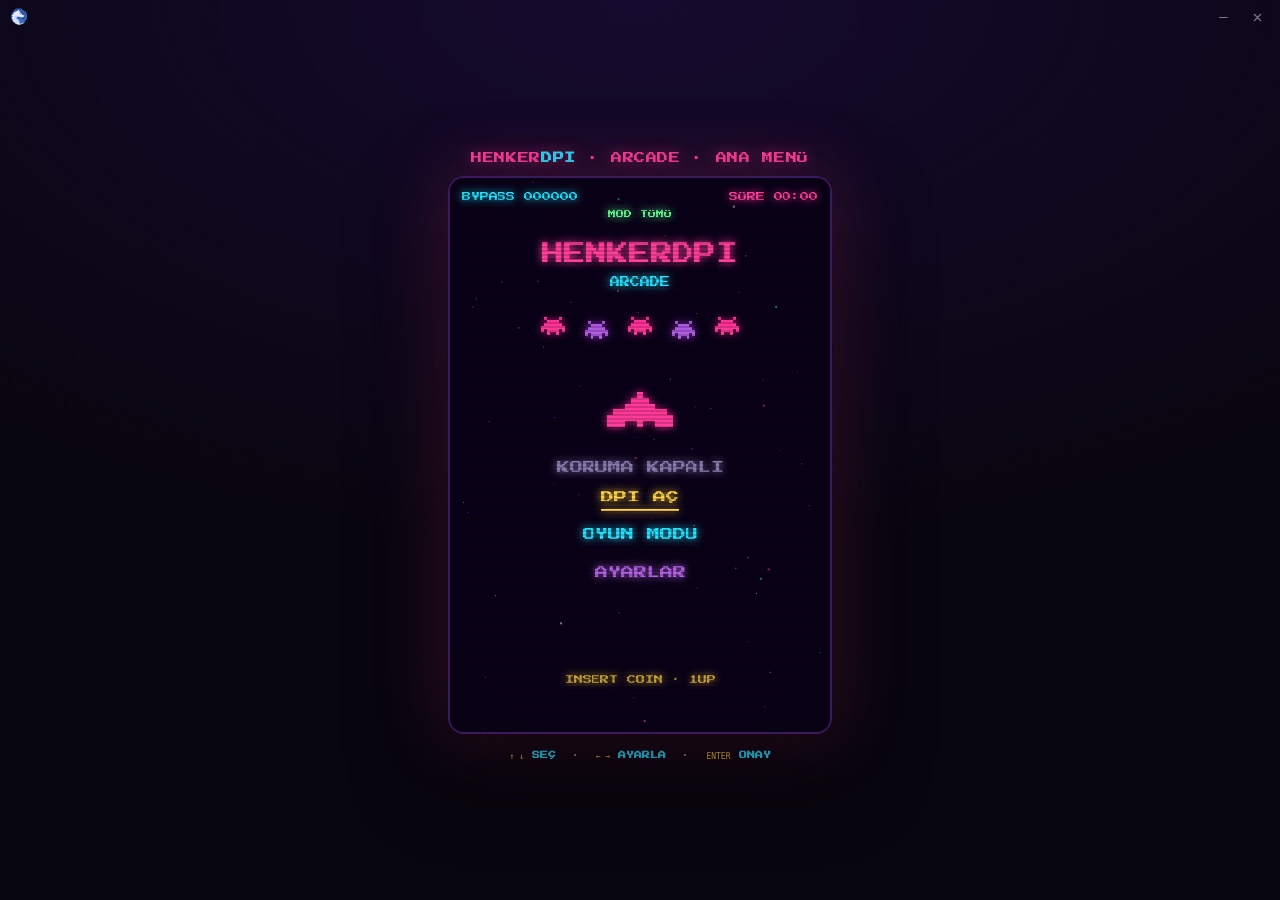
<file: ui/arcade.html>
<!doctype html>
<html lang="tr"><head>
<meta charset="utf-8"><meta name="viewport" content="width=device-width,initial-scale=1">
<title>HenkerDPI</title>
<style>
@font-face{font-family:'PS';src:url('[data-uri]') format('woff2')}
*{box-sizing:border-box;margin:0;padding:0}
:root{color-scheme:dark}
html,body{height:100%}
body{
  background:radial-gradient(120% 90% at 50% 0%, #160a2e 0%, #08060f 70%);
  color:#eceef2; font-family:'PS',monospace;
  display:flex; flex-direction:column; align-items:center; justify-content:center;
  gap:12px; padding:20px; min-height:100vh;
}
.title{font-size:11px; letter-spacing:.06em; color:#ff3d9a; text-shadow:0 0 14px rgba(255,61,154,.5); transition:color .25s}
.title b{color:#22e3ff}
.frame{position:relative; border-radius:16px; overflow:hidden; border:2px solid #3a1a5e;
  max-width:min(384px,94vw); transition:box-shadow .25s;
  box-shadow:0 30px 90px rgba(0,0,0,.6), 0 0 70px rgba(120,40,180,.22)}
canvas{display:block; background:#0a0118; touch-action:none; cursor:pointer;
  width:100%; height:auto; max-width:384px; image-rendering:pixelated}
.scan{position:absolute; inset:0; pointer-events:none; z-index:2;
  background:
    repeating-linear-gradient(0deg, rgba(0,0,0,.16) 0 2px, transparent 2px 4px),
    radial-gradient(130% 100% at 50% 45%, transparent 52%, rgba(0,0,0,.55))}
.hint{font-size:8px; color:#8a7ab0; text-align:center; line-height:2.4}
.hint b{color:#22e3ff} .hint kbd{color:#ffd23f}

body{padding-top:40px}
</style>
</head><body>
<div class="title">HENKER<b>DPI</b> · ARCADE · ANA MENÜ</div>
<div class="frame"><canvas id="c" width="384" height="560"></canvas><div class="scan"></div></div>
<div class="hint"><kbd>&uarr; &darr;</kbd> <b>SEÇ</b> &nbsp;·&nbsp; <kbd>&larr; &rarr;</kbd> <b>AYARLA</b> &nbsp;·&nbsp; <kbd>ENTER</kbd> <b>ONAY</b></div>
<script src="bridge.js"></script>
<script>

const cv=document.getElementById("c"), ctx=cv.getContext("2d");
const W=cv.width, H=cv.height;
const CY="#22e3ff", PK="#ff3d9a", PU="#b160e0", GR="#5ef58f", AM="#ffd23f",
      DM="#8a7ab0", WH="#ffffff", FG="#cfd3e0";
const reduce=matchMedia("(prefers-reduced-motion:reduce)").matches;

// themes (from gui.py accents) — ARCADE = the default neon pink
const THEME_COLORS=["#4d8bff","#2dd4bf","#38bdf8","#ff3d9a","#16a34a"];
let PRIMARY="#ff3d9a";
function hx(h,a){ const n=parseInt(h.slice(1),16); return "rgba("+(n>>16&255)+","+(n>>8&255)+","+(n&255)+","+a+")"; }

// ---- audio ----
let audio=null;
function AC(){ if(!audio){ try{ audio=new(window.AudioContext||window.webkitAudioContext)(); }catch(e){ audio=null; } } if(audio&&audio.state==="suspended")audio.resume(); return audio; }
function beep(f,d,t,v){ const a=AC(); if(!a)return; try{ const o=a.createOscillator(),g=a.createGain(); o.type=t||"square"; o.frequency.value=f; g.gain.value=v||.04; o.connect(g); g.connect(a.destination); const n=a.currentTime; o.start(n); g.gain.exponentialRampToValueAtTime(1e-4,n+d); o.stop(n+d);}catch(e){} }

// ---- sprites ----
const S_SHIP=["00000100000","00001110000","00011111000","01111111110","11111111111","11100100111"];
const S_INV=[["00100100","01111110","11111111","11011011","01111110","01000010"],
             ["01000010","00111100","01111110","11111111","10111101","00100100"]];
function sprite(bmp,x,y,cell,col,glow){
  ctx.save(); if(glow){ctx.shadowColor=col;ctx.shadowBlur=glow;}
  for(let r=0;r<bmp.length;r++)for(let c=0;c<bmp[r].length;c++){
    if(bmp[r][c]==="0")continue; ctx.fillStyle=col;
    ctx.fillRect(Math.round(x+c*cell),Math.round(y+r*cell),Math.ceil(cell),Math.ceil(cell));
  } ctx.restore();
}
function T(t,x,y,s,c,a){ ctx.save(); ctx.font=s+"px PS"; ctx.textAlign=a||"left"; ctx.textBaseline="top";
  ctx.shadowColor=c; ctx.shadowBlur=8; ctx.fillStyle=c; ctx.fillText(t,x,y); ctx.restore(); }
function tw(t,s){ ctx.font=s+"px PS"; return ctx.measureText(t).width; }

// ---- starfield ----
let stars=[]; const rnd=n=>Math.random()*n, fl=n=>Math.floor(n);
function starsInit(){ stars=[]; for(let i=0;i<60;i++)stars.push({x:rnd(W),y:rnd(H),s:rnd(1)<.8?1:2,v:8+rnd(22),c:[CY,WH,"#8a4bd0",PK][fl(rnd(4))]}); }

// ---- state ----
let screen="menu", on=false, sel=0, setSel=0, t0=0, bypass=0, timer=null,
    last=0, bob=0, blink=0, flash=0, flashCol="94,245,143", toast="", toastT=-9;
const MENU=[{key:"dpi"},{key:"game"},{key:"settings"}];
const menuY=[316,354,392];
const SET=[
  {label:"MOD",      opts:["TÜMÜ","ÖZEL"],                            i:0},
  {label:"DNS",      opts:["CLOUDFLARE","GOOGLE","QUAD9"],            i:0},
  {label:"OTOMATIK", opts:["KAPALI","AÇIK"],                          i:1},
  {label:"TEMA",     opts:["MEVCUT","CONSOLE","BENTO","ARCADE","COMBAT"], i:3},
];
const setRowY=[136,186,236,286], setBackY=342;
const p6=n=>String(n).padStart(6,"0"), p2=n=>String(n).padStart(2,"0");
function sure(){ if(!on)return "00:00"; const s=fl((performance.now()-t0)/1000); return p2(fl(s/60))+":"+p2(s%60); }

function themeRow(){ return SET.find(s=>s.label==="TEMA"); }
function applyTheme(){
  PRIMARY=THEME_COLORS[themeRow().i];
  const t=document.querySelector(".title"); if(t) t.style.color=PRIMARY;
  const fr=document.querySelector(".frame"); if(fr) fr.style.boxShadow="0 30px 90px rgba(0,0,0,.6), 0 0 72px "+hx(PRIMARY,.26);
}

function toggleDpi(){ on=!on; flash=1; flashCol=on?"94,245,143":"255,61,154";
  if(on){ t0=performance.now(); bypass=0; timer=setInterval(()=>{ bypass+=3+fl(rnd(11)); },700); beep(1100,.12,"square",.05);}
  else { clearInterval(timer); beep(240,.14,"sawtooth",.05);} }
function activate(){ const k=MENU[sel].key;
  if(k==="dpi") toggleDpi();
  else if(k==="game"){ toast="OYUN MODU · INSERT COIN"; toastT=performance.now(); beep(880,.08,"square",.04); }
  else if(k==="settings"){ screen="settings"; setSel=0; beep(700,.06,"square",.04); } }
function changeSetting(dir){ const s=SET[setSel]; if(!s)return; s.i=(s.i+dir+s.opts.length)%s.opts.length; if(s.label==="TEMA") applyTheme(); beep(620,.04,"square",.03); }

// ---- draw ----
function bg(dt){
  ctx.clearRect(0,0,W,H); ctx.fillStyle="#0a0118"; ctx.fillRect(0,0,W,H);
  for(const s of stars){ s.y+=(reduce?0:s.v*dt); if(s.y>H){s.y=0;s.x=rnd(W);} ctx.globalAlpha=.55; ctx.fillStyle=s.c; ctx.fillRect(s.x,s.y,s.s,s.s);} ctx.globalAlpha=1;
}
function flashAndCoin(){
  if(flash>0){ ctx.save(); ctx.fillStyle="rgba("+flashCol+","+(flash*.22)+")"; ctx.fillRect(0,0,W,H); ctx.restore(); }
  ctx.save(); ctx.globalAlpha=(Math.sin(blink*3)+1)/2*.75+.25; T("INSERT COIN · 1UP", W/2, 502, 9, AM, "center"); ctx.restore();
}
function rowSelector(text,cx,y,size,col){
  const w=tw(text,size), left=Math.round(cx-w/2);
  if(Math.sin(blink*6)>-0.2) T("▶", left-16, y+1, size-2, col, "left");
  ctx.save(); ctx.shadowColor=col; ctx.shadowBlur=8; ctx.fillStyle=col; ctx.fillRect(left, y+size+6, Math.round(w), 2); ctx.restore();
}

function drawMenu(){
  T("BYPASS "+p6(bypass), 12, 14, 9, CY);
  T("SÜRE "+sure(), W-12, 14, 9, PK, "right");
  T("MOD "+SET[0].opts[SET[0].i], W/2, 32, 8, GR, "center");
  T("HENKERDPI", W/2, 66, 22, PRIMARY, "center");
  T("ARCADE", W/2, 100, 10, CY, "center");
  const iy=138+Math.sin(bob*1.6)*3, f=fl(bob*2)%2, cols=[PK,PU,PK,PU,PK];
  for(let i=0;i<5;i++) sprite(S_INV[f], 92+i*44, iy+(i%2?4:0), 3, on?"#5a3a70":cols[i], on?0:8);
  const scol=on?GR:PRIMARY, glow=on?12+Math.sin(bob*4)*6:9;
  sprite(S_SHIP, W/2-33, 216, 6, scol, glow);
  T(on?"KORUMA AÇIK":"KORUMA KAPALI", W/2, 286, 13, on?GR:DM, "center");
  const lbl=[ on?"DPI KAPAT":"DPI AÇ", "OYUN MODU", "AYARLAR" ];
  const base=[ on?GR:PRIMARY, CY, PU ];
  for(let i=0;i<MENU.length;i++){
    const y=menuY[i], hot=(i===sel), col=hot?AM:base[i];
    T(lbl[i], W/2, y, 13, col, "center");
    if(hot) rowSelector(lbl[i], W/2, y, 13, col);
  }
  if(performance.now()-toastT<1500){ ctx.save(); ctx.globalAlpha=(Math.sin(blink*8)+1)/2*.7+.3; T(toast, W/2, 452, 8, CY, "center"); ctx.restore(); }
  flashAndCoin();
}

function drawSettings(){
  T("AYARLAR", W/2, 58, 20, CY, "center");
  T("HENKERDPI · ARCADE", W/2, 90, 8, DM, "center");
  for(let i=0;i<SET.length;i++){
    const s=SET[i], y=setRowY[i], hot=(setSel===i);
    T(s.label, 54, y, 13, hot?AM:CY, "left");
    const val=s.opts[s.i], vx=W-54, w=tw(val,13);
    if(hot){ T("◄", vx-w-24, y+1, 11, AM, "left"); T("►", vx+8, y+1, 11, AM, "left"); }
    const valCol=(s.label==="TEMA")?THEME_COLORS[s.i]:(hot?AM:FG);
    T(val, vx, y, 13, valCol, "right");
    if(hot){ ctx.save(); ctx.shadowColor=AM; ctx.shadowBlur=8; ctx.fillStyle=AM; ctx.fillRect(54, y+20, W-108, 2); ctx.restore(); }
  }
  const hotB=(setSel===SET.length);
  T("← MENU", W/2, setBackY, 13, hotB?AM:CY, "center");
  if(hotB) rowSelector("← MENU", W/2, setBackY, 13, AM);
  T("↑↓ SEÇ  ◄► AYARLA  ENTER MENU", W/2, 452, 8, DM, "center");
  flashAndCoin();
}

function draw(dt){ bob+=reduce?0:dt; blink+=reduce?0:dt; flash=Math.max(0,flash-dt*3);
  bg(dt); if(screen==="menu") drawMenu(); else drawSettings(); }
function loop(t){ const dt=Math.min(.05,(t-last)/1000||0); last=t; draw(dt); requestAnimationFrame(loop); }
applyTheme(); starsInit(); requestAnimationFrame(loop);

// ---- input ----
addEventListener("keydown", e=>{
  if(["ArrowUp","ArrowDown","ArrowLeft","ArrowRight","Enter"," ","Escape"].includes(e.key)) e.preventDefault();
  AC();
  if(screen==="menu"){
    if(e.key==="ArrowUp"){ sel=(sel+MENU.length-1)%MENU.length; beep(520,.04,"square",.03); }
    else if(e.key==="ArrowDown"){ sel=(sel+1)%MENU.length; beep(520,.04,"square",.03); }
    else if(e.key==="Enter"||e.key===" ") activate();
  } else {
    const n=SET.length+1;
    if(e.key==="ArrowUp"){ setSel=(setSel+n-1)%n; beep(520,.04,"square",.03); }
    else if(e.key==="ArrowDown"){ setSel=(setSel+1)%n; beep(520,.04,"square",.03); }
    else if(e.key==="ArrowLeft"){ if(setSel<SET.length) changeSetting(-1); }
    else if(e.key==="ArrowRight"){ if(setSel<SET.length) changeSetting(1); }
    else if(e.key==="Enter"||e.key===" "){ if(setSel<SET.length) changeSetting(1); else { screen="menu"; sel=2; beep(700,.06,"square",.04); } }
    else if(e.key==="Escape"){ screen="menu"; sel=2; beep(700,.06,"square",.04); }
  }
});
function toC(e){ const r=cv.getBoundingClientRect(); return {x:(e.clientX-r.left)*(W/r.width), y:(e.clientY-r.top)*(H/r.height)}; }
cv.addEventListener("mousemove", e=>{ const p=toC(e);
  if(screen==="menu"){ for(let i=0;i<MENU.length;i++){ if(p.y>menuY[i]-6&&p.y<menuY[i]+24){ if(sel!==i){sel=i;beep(520,.03,"square",.025);} } } }
  else { let hit=-1; for(let i=0;i<SET.length;i++){ if(p.y>setRowY[i]-8&&p.y<setRowY[i]+24) hit=i; } if(p.y>setBackY-8&&p.y<setBackY+24) hit=SET.length; if(hit>=0&&hit!==setSel){ setSel=hit; beep(520,.03,"square",.025);} }
});
cv.addEventListener("click", e=>{ AC(); const p=toC(e);
  if(screen==="menu"){
    for(let i=0;i<MENU.length;i++){ if(p.y>menuY[i]-6&&p.y<menuY[i]+24){ sel=i; activate(); return; } }
    if(p.y>210&&p.y<266){ sel=0; toggleDpi(); }
  } else {
    for(let i=0;i<SET.length;i++){ if(p.y>setRowY[i]-8&&p.y<setRowY[i]+24){ setSel=i; changeSetting(p.x>W/2?1:-1); return; } }
    if(p.y>setBackY-8&&p.y<setBackY+24){ screen="menu"; sel=2; beep(700,.06,"square",.04); }
  }
});

</script>
<script>

/* --- live-engine bridge: redirect data + side effects, leave rendering intact --- */
(function(){
  const THEME_KEYS=["mevcut","console","bento","arcade","combat"];
  let SU=0, SUat=0;                       // uptime baseline for a smooth per-second clock
  sure=function(){ if(!on) return "00:00"; const s=Math.floor(SU+(performance.now()-SUat)/1000);
    return p2(Math.floor(s/60))+":"+p2(s%60); };
  toggleDpi=function(){ on=!on; flash=1; flashCol=on?"94,245,143":"255,61,154";
    beep(on?1100:240, on?.12:.14, on?"square":"sawtooth", .05);
    HDPI.toggle().then(()=>P.tick()); };
  changeSetting=function(dir){ const s=SET[setSel]; if(!s) return; beep(620,.04,"square",.03);
    if(s.label==="TEMA"){ const i=(s.i+dir+THEME_KEYS.length)%THEME_KEYS.length; s.i=i;
      if(THEME_KEYS[i]!=="arcade") HDPI.nav(THEME_KEYS[i]); else applyTheme(); return; }
    s.i=(s.i+dir+s.opts.length)%s.opts.length;
    if(s.label==="MOD") HDPI.setMode(s.i===0?"all":"selective");
    else if(s.label==="DNS") HDPI.setDns(["cloudflare","google","quad9"][s.i]);
    else if(s.label==="OTOMATIK") HDPI.setAutostart(s.i===1); };
  function render(st){
    on=st.running; bypass=st.bypassed; SU=st.uptime; SUat=performance.now();
    SET[0].i = st.mode==="all"?0:1;
    SET[1].i = ({cloudflare:0,google:1,quad9:2})[st.dns] ?? 0;
    SET[2].i = st.autostart?1:0;
    SET[3].i = 3;                          // this page IS the arcade theme → keep it pink + selected
    applyTheme();
  }
  const P=HDPI.poll(render); window.P=P;
})();

</script>
</body></html>
</file>
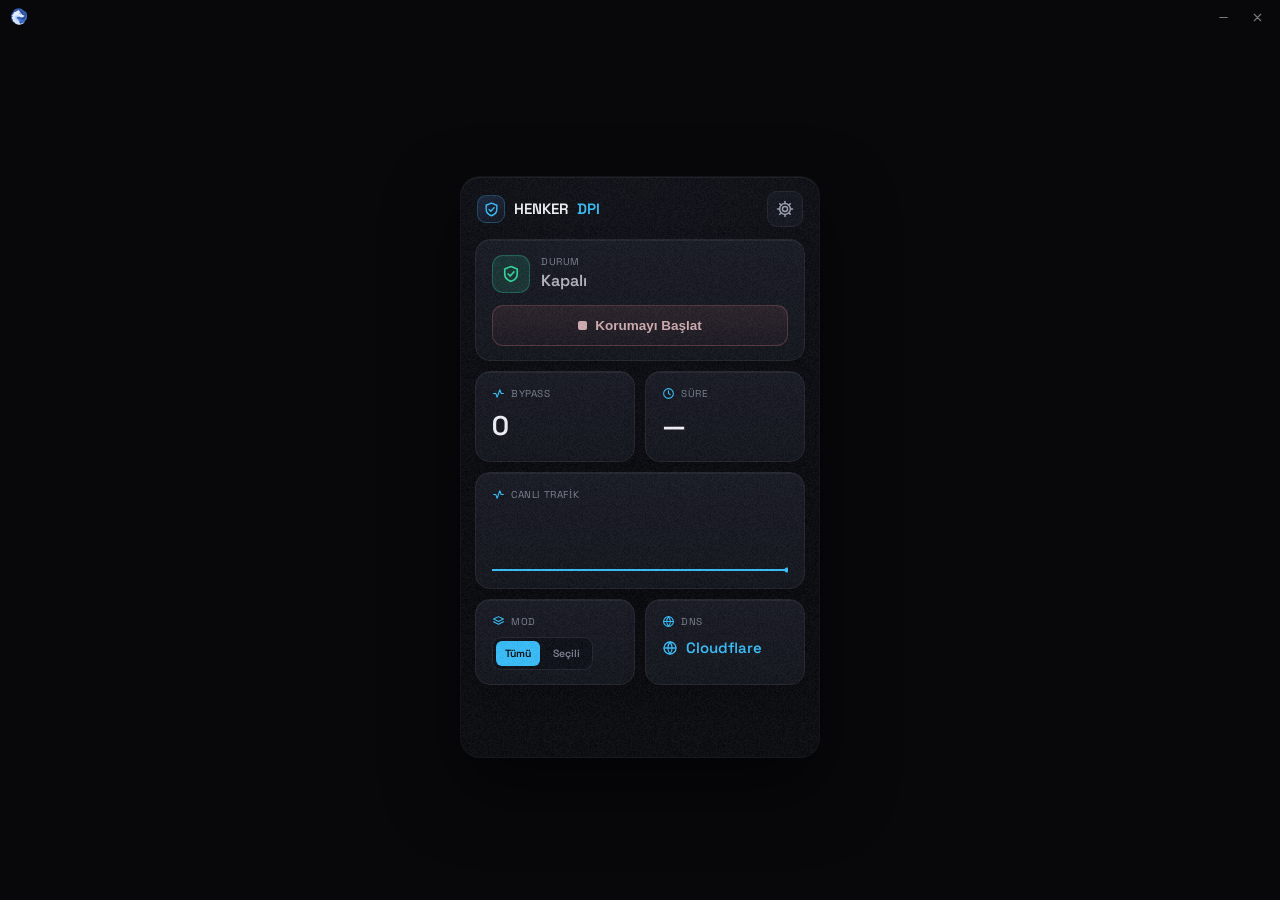
<file: ui/bento.html>
<!doctype html>
<html lang="tr"><head>
<meta charset="utf-8"><meta name="viewport" content="width=device-width,initial-scale=1">
<title>HenkerDPI</title>
<link rel="stylesheet" href="pf.css">
<style>
html,body{height:100%}
body{margin:0;display:grid;place-items:center;width:100vw;height:100vh;overflow:hidden;box-sizing:border-box;padding-top:34px;background:#08080b;user-select:none;-webkit-user-select:none}
figure{width:360px;margin:0}
figure figcaption{display:none}
.win.off .stat b{opacity:.72}
.ben .win.off .pbtn{filter:grayscale(.5) brightness(.92)}
.ben .spark canvas{width:100%;height:100%;display:block}
.bset{position:fixed;inset:0;z-index:50;display:none;background:rgba(6,8,12,.66);backdrop-filter:blur(3px);-webkit-backdrop-filter:blur(3px);font-family:'SG',system-ui,sans-serif;padding:14px;place-items:center}
.bset.open{display:grid}
.bset-card{width:100%;max-width:340px;max-height:94vh;overflow:auto;background:radial-gradient(120% 80% at 50% 0%,#12151d,#0b0d12);border:1px solid #22252f;border-radius:16px;padding:16px;box-shadow:0 24px 60px rgba(0,0,0,.6)}
.bset-hd{display:flex;justify-content:space-between;align-items:center;font-size:16px;font-weight:600;color:#f0f2f7}
.bset-hd .x{cursor:pointer;color:#9aa0b0;border:1px solid #22252f;background:#141620;border-radius:8px;width:30px;height:30px;display:grid;place-items:center;font-size:13px}
.bset-grp{font-size:10px;letter-spacing:.08em;text-transform:uppercase;color:#7a808f;margin:15px 0 8px}
.bset-th{display:grid;grid-template-columns:repeat(5,1fr);gap:7px}
.bset-th b{aspect-ratio:1;border-radius:10px;cursor:pointer;border:2px solid transparent;display:grid;place-items:center;font-size:8px;font-weight:700;color:#fff;text-align:center;line-height:1;text-shadow:0 1px 2px rgba(0,0,0,.55)}
.bset-th b.on{border-color:#f0f2f7;box-shadow:0 0 0 2px rgba(56,189,248,.3)}
.bset-row{display:flex;align-items:center;justify-content:space-between;gap:10px;padding:11px 0;border-top:1px solid #191c24}
.bset-row .bl{font-size:13px;font-weight:600;color:#e7ebf2}
.bset-row .bl small{display:block;font-size:11px;color:#7a808f;font-weight:400;margin-top:1px}
.bset .chip{margin-top:0}
.bset .chip span{padding:5px 11px}
.bset .dns{margin-top:0;cursor:pointer}
.bsw{width:42px;height:24px;border-radius:99px;background:#23262f;position:relative;cursor:pointer;flex:none;transition:.15s}
.bsw.on{background:#38bdf8}
.bsw::after{content:'';position:absolute;top:3px;left:3px;width:18px;height:18px;border-radius:50%;background:#fff;transition:.15s}
.bsw.on::after{transform:translateX(18px)}

</style>
</head><body>
<figure class="ben"><div class="win" id="win"><div class="hd"><span class="wm"><span class="lg"><svg class="ic" viewBox="0 0 24 24" fill="none" stroke="currentColor" stroke-width="2" stroke-linecap="round" stroke-linejoin="round"><path d="M12 3 4.5 6v6c0 4.5 3.2 7.3 7.5 8.8 4.3-1.5 7.5-4.3 7.5-8.8V6Z"/><path d="M8.6 12l2.4 2.4L15.6 9.4"/></svg></span>HENKER<b>DPI</b></span><button class="ibtn" id="gear"><svg class="ic" viewBox="0 0 24 24" fill="none" stroke="currentColor" stroke-width="2" stroke-linecap="round" stroke-linejoin="round"><circle cx="12" cy="12" r="3.4"/><circle cx="12" cy="12" r="7.2"/><path d="M19.4 12.0 L22.0 12.0"/><path d="M17.2 17.2 L19.1 19.1"/><path d="M12.0 19.4 L12.0 22.0"/><path d="M6.8 17.2 L4.9 19.1"/><path d="M4.6 12.0 L2.0 12.0"/><path d="M6.8 6.8 L4.9 4.9"/><path d="M12.0 4.6 L12.0 2.0"/><path d="M17.2 6.8 L19.1 4.9"/></svg></button></div>
  <div class="t"><div class="stat"><div class="si"><svg class="ic" viewBox="0 0 24 24" fill="none" stroke="currentColor" stroke-width="2" stroke-linecap="round" stroke-linejoin="round"><path d="M12 3 4.5 6v6c0 4.5 3.2 7.3 7.5 8.8 4.3-1.5 7.5-4.3 7.5-8.8V6Z"/><path d="M8.6 12l2.4 2.4L15.6 9.4"/></svg></div><div class="l"><div class="k">Durum</div><b id="bStatus">Korumalı</b></div></div>
    <button class="pbtn" id="pbtn"><span class="sq"></span>Korumayı Durdur</button></div>
  <div class="row"><div class="t col"><div class="lab"><svg class="ic" viewBox="0 0 24 24" fill="none" stroke="currentColor" stroke-width="2" stroke-linecap="round" stroke-linejoin="round"><path d="M3 12h4l2.5 7 5-14 2.5 7H21"/></svg>Bypass</div><div class="num" id="numBypass">0</div></div>
    <div class="t col"><div class="lab"><svg class="ic" viewBox="0 0 24 24" fill="none" stroke="currentColor" stroke-width="2" stroke-linecap="round" stroke-linejoin="round"><circle cx="12" cy="12" r="9"/><path d="M12 7v5l3 2"/></svg>Süre</div><div class="num" id="numSure">&mdash;</div></div></div>
  <div class="t"><div class="lab"><svg class="ic" viewBox="0 0 24 24" fill="none" stroke="currentColor" stroke-width="2" stroke-linecap="round" stroke-linejoin="round"><path d="M3 12h4l2.5 7 5-14 2.5 7H21"/></svg>Canlı trafik</div><div class="spark"><canvas id="spark"></canvas></div></div>
  <div class="row"><div class="t col"><div class="lab"><svg class="ic" viewBox="0 0 24 24" fill="none" stroke="currentColor" stroke-width="2" stroke-linecap="round" stroke-linejoin="round"><path d="M12 3 3 7.5l9 4.5 9-4.5Z"/><path d="M3 12.5l9 4.5 9-4.5"/></svg>Mod</div><div class="chip" id="modeChip"><span class="on">Tümü</span><span>Seçili</span></div></div>
    <div class="t col"><div class="lab"><svg class="ic" viewBox="0 0 24 24" fill="none" stroke="currentColor" stroke-width="2" stroke-linecap="round" stroke-linejoin="round"><circle cx="12" cy="12" r="9"/><path d="M3 12h18"/><path d="M12 3a15 15 0 0 1 0 18 15 15 0 0 1 0-18"/></svg>DNS</div><div class="dns" id="dnsVal"><svg class="ic" viewBox="0 0 24 24" fill="none" stroke="currentColor" stroke-width="2" stroke-linecap="round" stroke-linejoin="round"><circle cx="12" cy="12" r="9"/><path d="M3 12h18"/><path d="M12 3a15 15 0 0 1 0 18 15 15 0 0 1 0-18"/></svg>Cloudflare</div></div></div><div class="gin"></div></div></figure>
<div class="bset" id="bset"><div class="bset-card"><div class="bset-hd"><span>Ayarlar</span><button class="x" id="bsetClose">&times;</button></div><div class="bset-grp">Tema</div><div class="bset-th" id="bTh"></div><div class="bset-grp">Ağ</div><div class="bset-row"><div class="bl">Bypass Modu<small id="bModeSub">Tüm siteler</small></div><div class="chip" id="bMode"><span class="on">Tümü</span><span>Seçili</span></div></div><div class="bset-row"><div class="bl">DNS<small>Güvenli çözümleyici</small></div><div class="dns" id="bDns">Cloudflare</div></div><div class="bset-row"><div class="bl">Güvenli DNS<small>Şifreli DNS</small></div><div class="bsw" id="bSwDns"></div></div><div class="bset-grp">Sistem</div><div class="bset-row"><div class="bl">Açılışta başlat<small>Windows ile</small></div><div class="bsw" id="bSwAuto"></div></div></div></div>
<script src="bridge.js"></script>
<script>
const $=id=>document.getElementById(id), p2=n=>String(n).padStart(2,'0'), fmt=n=>Number(n).toLocaleString('tr-TR');
function setTxt(el,t){for(const n of el.childNodes){if(n.nodeType===3&&n.nodeValue.trim()){n.nodeValue=t;return;}}el.appendChild(document.createTextNode(t));}
function buildTh(el){HDPI.THEMES.forEach(([k,name,col])=>{const b=document.createElement('b');b.style.background=col;b.textContent=name;b.dataset.k=k;b.addEventListener('click',()=>HDPI.nav(k));el.appendChild(b);});}

const graph=HDPI.makeGraph($("spark"), "#38bdf8", "56,189,248");
let lastTot=0;
buildTh($("bTh"));
function render(s){
  const on=s.running, win=$("win"); win.classList.toggle("off",!on);
  $("bStatus").textContent = on?"Korumalı":"Kapalı";
  setTxt($("pbtn"), on?"Korumayı Durdur":"Korumayı Başlat");
  $("numBypass").textContent = on?fmt(s.bypassed):"0";
  $("numSure").textContent = on?(p2(Math.floor(s.uptime/60))+":"+p2(s.uptime%60)):"\u2014";
  $("modeChip").querySelectorAll("span").forEach(sp=>sp.classList.toggle("on",(sp.textContent.trim()==="Tümü")===(s.mode==="all")));
  setTxt($("dnsVal"), s.dns_name||"Cloudflare");
  let rate=0; if(on){ const tot=(s.bypassed||0)+(s.passed||0); rate=Math.max(0,tot-lastTot); lastTot=tot; } else lastTot=0;
  graph.sample(on?rate:0);
  // settings mirror
  $("bTh").querySelectorAll("b").forEach(b=>b.classList.toggle("on",b.dataset.k===s.theme));
  $("bMode").querySelectorAll("span").forEach(sp=>sp.classList.toggle("on",(sp.textContent.trim()==="Tümü")===(s.mode==="all")));
  $("bModeSub").textContent = s.mode==="all"?"Tüm siteler":"Seçili kategoriler";
  setTxt($("bDns"), s.dns_name||"Cloudflare");
  $("bSwDns").classList.toggle("on",!!s.dns_enabled);
  $("bSwAuto").classList.toggle("on",!!s.autostart);
}
const P=HDPI.poll(render);
const cycleMode=async e=>{ const sp=e.target.closest("span"); if(!sp)return; await HDPI.setMode(sp.textContent.trim()==="Tümü"?"all":"selective"); P.tick(); };
$("pbtn").addEventListener("click", async()=>{ await HDPI.toggle(); P.tick(); });
$("modeChip").addEventListener("click", cycleMode);
$("bMode").addEventListener("click", cycleMode);
$("dnsVal").addEventListener("click", async()=>{ const D=HDPI.DNS,s=await HDPI.getState(); const i=D.findIndex(d=>d[1]===s.dns_name); await HDPI.setDns(D[(i+1)%D.length][0]); P.tick(); });
$("bDns").addEventListener("click", async()=>{ const D=HDPI.DNS,s=await HDPI.getState(); const i=D.findIndex(d=>d[1]===s.dns_name); await HDPI.setDns(D[(i+1)%D.length][0]); P.tick(); });
$("bSwDns").addEventListener("click", async()=>{ const s=await HDPI.getState(); await HDPI.setDnsEnabled(!s.dns_enabled); P.tick(); });
$("bSwAuto").addEventListener("click", async()=>{ const s=await HDPI.getState(); await HDPI.setAutostart(!s.autostart); P.tick(); });
$("gear").addEventListener("click", ()=>{ $("bset").classList.add("open"); });
$("bsetClose").addEventListener("click", ()=>$("bset").classList.remove("open"));
$("bset").addEventListener("click", e=>{ if(e.target.id==="bset") e.target.classList.remove("open"); });

</script>
</body></html>
</file>
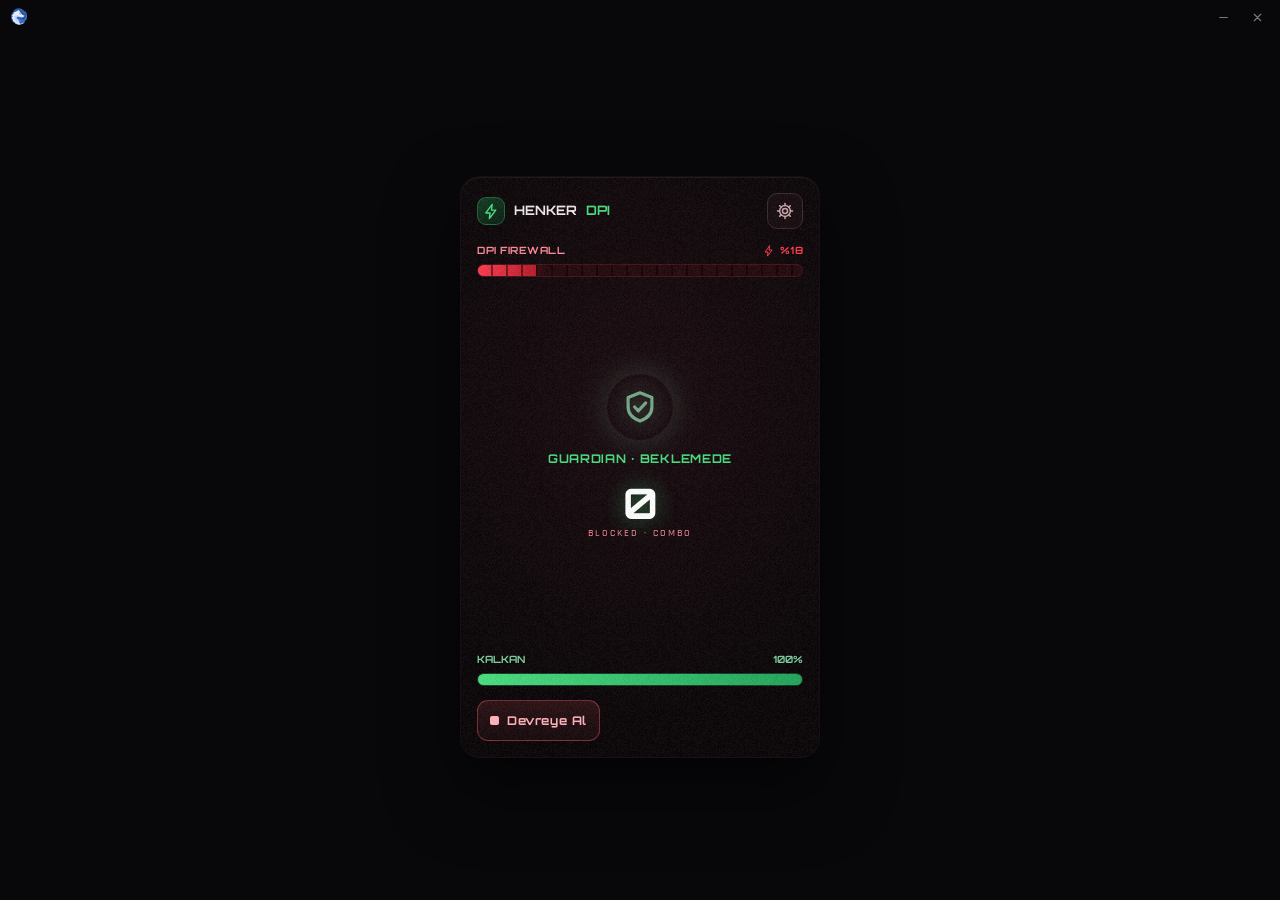
<file: ui/combat.html>
<!doctype html>
<html lang="tr"><head>
<meta charset="utf-8"><meta name="viewport" content="width=device-width,initial-scale=1">
<title>HenkerDPI</title>
<link rel="stylesheet" href="pf.css">
<style>
html,body{height:100%}
body{margin:0;display:grid;place-items:center;width:100vw;height:100vh;overflow:hidden;box-sizing:border-box;padding-top:34px;background:#08080b;user-select:none;-webkit-user-select:none}
figure{width:360px;margin:0}
figure figcaption{display:none}
.win.off .stat b{opacity:.72}
.cmb .win.off .mid .shl{filter:grayscale(.6) brightness(.85)}
.cset{position:fixed;inset:0;z-index:50;display:none;background:rgba(10,6,8,.7);backdrop-filter:blur(3px);-webkit-backdrop-filter:blur(3px);font-family:'RJ',system-ui,sans-serif;padding:14px;place-items:center}
.cset.open{display:grid}
.cset-card{width:100%;max-width:340px;max-height:94vh;overflow:auto;background:radial-gradient(90% 60% at 50% 0%,#1c0c11,#0a0608);border:1px solid #43141b;border-radius:14px;padding:16px;box-shadow:0 24px 60px rgba(0,0,0,.6)}
.cset-hd{display:flex;justify-content:space-between;align-items:center;font-family:'OR';font-weight:700;font-size:13px;letter-spacing:.06em;color:#f2e6e8}
.cset-hd .x{cursor:pointer;color:#c9a6ab;border:1px solid #3a2a2d;background:#180d10;border-radius:8px;width:30px;height:30px;display:grid;place-items:center;font-size:13px}
.cset-grp{font-family:'OR';font-size:10px;letter-spacing:.14em;text-transform:uppercase;color:#ff8a97;margin:15px 0 8px}
.cset-th{display:grid;grid-template-columns:repeat(5,1fr);gap:7px}
.cset-th b{aspect-ratio:1;border-radius:8px;cursor:pointer;border:2px solid transparent;display:grid;place-items:center;font-size:8px;font-weight:700;color:#fff;text-align:center;line-height:1;text-shadow:0 1px 2px rgba(0,0,0,.55)}
.cset-th b.on{border-color:#4ADE80;box-shadow:0 0 10px rgba(74,222,128,.45)}
.cset-row{display:flex;align-items:center;justify-content:space-between;gap:10px;padding:11px 0;border-top:1px solid #2a1216}
.cset-row .cl{font-family:'OR';font-size:12px;color:#f2e6e8}
.cset-row .cl small{display:block;font-family:'RJ';font-size:11px;color:#a97b82;font-weight:400;margin-top:2px}
.cseg{display:inline-flex;gap:3px;background:#180d10;border:1px solid #3a2a2d;border-radius:8px;padding:3px}
.cseg span{font-family:'OR';font-size:11px;padding:5px 10px;border-radius:6px;color:#c9a6ab;font-weight:700;cursor:pointer}
.cseg .on{background:#4ADE80;color:#0a0608}
.cmenu{font-family:'OR';color:#4ADE80;font-size:13px;cursor:pointer}
.csw{width:42px;height:24px;border-radius:99px;background:#2a1216;border:1px solid #43141b;position:relative;cursor:pointer;flex:none;transition:.15s}
.csw.on{background:#4ADE80;border-color:#4ADE80}
.csw::after{content:'';position:absolute;top:2px;left:2px;width:18px;height:18px;border-radius:50%;background:#f2e6e8;transition:.15s}
.csw.on::after{transform:translateX(18px);background:#0a0608}

</style>
</head><body>
<figure class="cmb"><div class="win" id="win"><div class="hd"><span class="wm"><span class="lg"><svg class="ic" viewBox="0 0 24 24" fill="none" stroke="currentColor" stroke-width="2" stroke-linecap="round" stroke-linejoin="round"><path d="M13 2 4 14h6l-1 8 9-12h-6l1-8Z"/></svg></span>HENKER<b>DPI</b></span><button class="ibtn" id="gear"><svg class="ic" viewBox="0 0 24 24" fill="none" stroke="currentColor" stroke-width="2" stroke-linecap="round" stroke-linejoin="round"><circle cx="12" cy="12" r="3.4"/><circle cx="12" cy="12" r="7.2"/><path d="M19.4 12.0 L22.0 12.0"/><path d="M17.2 17.2 L19.1 19.1"/><path d="M12.0 19.4 L12.0 22.0"/><path d="M6.8 17.2 L4.9 19.1"/><path d="M4.6 12.0 L2.0 12.0"/><path d="M6.8 6.8 L4.9 4.9"/><path d="M12.0 4.6 L12.0 2.0"/><path d="M17.2 6.8 L19.1 4.9"/></svg></button></div>
  <div class="enemy"><div class="lb"><span>DPI FIREWALL</span><span class="z"><svg class="ic" viewBox="0 0 24 24" fill="none" stroke="currentColor" stroke-width="2" stroke-linecap="round" stroke-linejoin="round"><path d="M13 2 4 14h6l-1 8 9-12h-6l1-8Z"/></svg>%18</span></div><div class="hbar"><div class="f"></div><div class="seg"></div></div></div>
  <div class="mid"><div class="shl"><svg class="ic" viewBox="0 0 24 24" fill="none" stroke="currentColor" stroke-width="2" stroke-linecap="round" stroke-linejoin="round"><path d="M12 3 4.5 6v6c0 4.5 3.2 7.3 7.5 8.8 4.3-1.5 7.5-4.3 7.5-8.8V6Z"/><path d="M8.6 12l2.4 2.4L15.6 9.4"/></svg></div><div class="gt" id="gtLabel">GUARDIAN · TAM GÜÇ</div><div class="combo" id="numCombo">0</div><div class="ck">BLOCKED · COMBO</div></div>
  <div class="ally"><div class="lb"><span>KALKAN</span><span>100%</span></div><div class="hbar"><div class="f"></div></div>
    <button class="stop" id="stopBtn"><span class="sq"></span>Geri Çekil</button></div><div class="gin"></div></div></figure>
<div class="cset" id="cset"><div class="cset-card"><div class="cset-hd"><span>AYARLAR</span><button class="x" id="csetClose">&times;</button></div><div class="cset-grp">Tema</div><div class="cset-th" id="cTh"></div><div class="cset-grp">Ağ</div><div class="cset-row"><div class="cl">Bypass Modu<small id="cModeSub">Tüm siteler</small></div><div class="cseg" id="cMode"><span class="on">TÜMÜ</span><span>ÖZEL</span></div></div><div class="cset-row"><div class="cl">DNS<small>Güvenli çözümleyici</small></div><div class="cmenu" id="cDns">CLOUDFLARE</div></div><div class="cset-row"><div class="cl">Güvenli DNS<small>Şifreli DNS</small></div><div class="csw" id="cSwDns"></div></div><div class="cset-grp">Sistem</div><div class="cset-row"><div class="cl">Açılışta başlat<small>Windows ile</small></div><div class="csw" id="cSwAuto"></div></div></div></div>
<script src="bridge.js"></script>
<script>
const $=id=>document.getElementById(id), p2=n=>String(n).padStart(2,'0'), fmt=n=>Number(n).toLocaleString('tr-TR');
function setTxt(el,t){for(const n of el.childNodes){if(n.nodeType===3&&n.nodeValue.trim()){n.nodeValue=t;return;}}el.appendChild(document.createTextNode(t));}
function buildTh(el){HDPI.THEMES.forEach(([k,name,col])=>{const b=document.createElement('b');b.style.background=col;b.textContent=name;b.dataset.k=k;b.addEventListener('click',()=>HDPI.nav(k));el.appendChild(b);});}

buildTh($("cTh"));
function render(s){
  const on=s.running; $("win").classList.toggle("off",!on);
  $("gtLabel").textContent = on ? "GUARDIAN · TAM GÜÇ" : "GUARDIAN · BEKLEMEDE";
  $("numCombo").textContent = on ? fmt(s.bypassed) : "0";
  setTxt($("stopBtn"), on ? "Geri Çekil" : "Devreye Al");
  $("cTh").querySelectorAll("b").forEach(b=>b.classList.toggle("on",b.dataset.k===s.theme));
  $("cMode").querySelectorAll("span").forEach(sp=>sp.classList.toggle("on",(sp.textContent.trim()==="TÜMÜ")===(s.mode==="all")));
  $("cModeSub").textContent = s.mode==="all"?"Tüm siteler":"Seçili kategoriler";
  $("cDns").textContent = (s.dns_name||"Cloudflare").toUpperCase();
  $("cSwDns").classList.toggle("on",!!s.dns_enabled);
  $("cSwAuto").classList.toggle("on",!!s.autostart);
}
const P=HDPI.poll(render);
$("stopBtn").addEventListener("click", async()=>{ await HDPI.toggle(); P.tick(); });
$("cMode").addEventListener("click", async e=>{ const sp=e.target.closest("span"); if(!sp)return; await HDPI.setMode(sp.textContent.trim()==="TÜMÜ"?"all":"selective"); P.tick(); });
$("cDns").addEventListener("click", async()=>{ const D=HDPI.DNS,s=await HDPI.getState(); const i=D.findIndex(d=>d[1].toUpperCase()===$("cDns").textContent.trim()); await HDPI.setDns(D[(i+1)%D.length][0]); P.tick(); });
$("cSwDns").addEventListener("click", async()=>{ const s=await HDPI.getState(); await HDPI.setDnsEnabled(!s.dns_enabled); P.tick(); });
$("cSwAuto").addEventListener("click", async()=>{ const s=await HDPI.getState(); await HDPI.setAutostart(!s.autostart); P.tick(); });
$("gear").addEventListener("click", ()=>$("cset").classList.add("open"));
$("csetClose").addEventListener("click", ()=>$("cset").classList.remove("open"));
$("cset").addEventListener("click", e=>{ if(e.target.id==="cset") e.target.classList.remove("open"); });

</script>
</body></html>
</file>
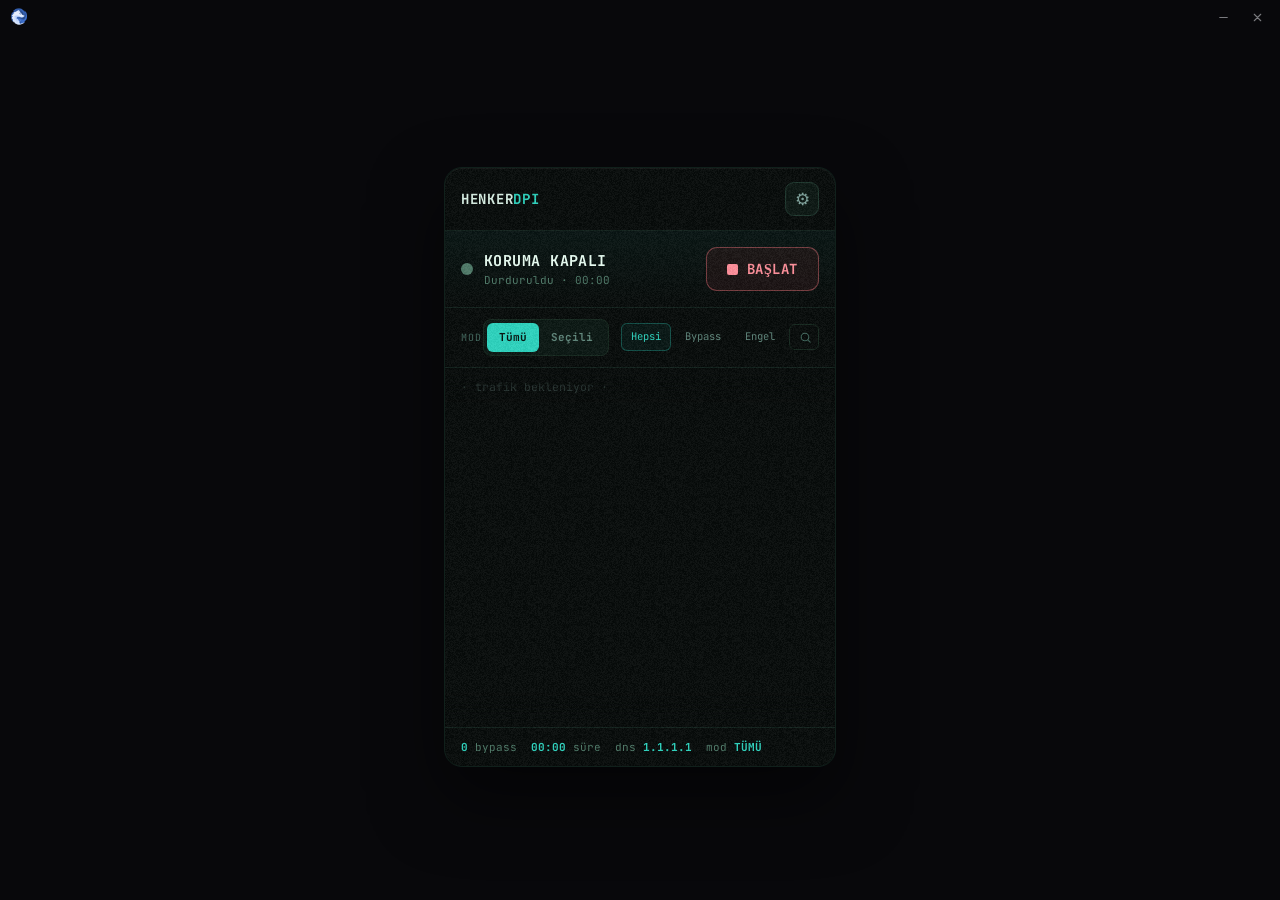
<file: ui/console.html>
<!doctype html>
<html lang="tr"><head>
<meta charset="utf-8"><meta name="viewport" content="width=device-width,initial-scale=1">
<title>HenkerDPI</title>
<link rel="stylesheet" href="console.css">
<style>
html,body{height:100%}
body{margin:0;display:grid;place-items:center;width:100vw;height:100vh;overflow:hidden;box-sizing:border-box;padding-top:34px;background:var(--page,#08080b);user-select:none;-webkit-user-select:none}
figure{width:392px;margin:0}
figure figcaption{display:none}
.win.off .dot{background:#4e7a68;box-shadow:none}
#conSub{white-space:nowrap}
.stream{animation:none!important;transition:transform .5s ease-out;will-change:transform}
#conSearch{display:none;flex:1;min-width:64px;font:inherit;font-size:10.5px;padding:5px 9px;border-radius:6px;background:#0b1712;border:1px solid #17322a;color:#7FA39C;outline:none}
#conSearch::placeholder{color:#3f655b}
.filters.searching span[data-f]{display:none}
.filters.searching #conSearch{display:block}
.con-ov{position:fixed;inset:0;z-index:60;background:rgba(2,6,5,.62);display:none;place-items:center;padding:12px}
.con-ov.open{display:grid}
</style>
</head><body>
<figure><div class="win" id="win">
      <div class="hd"><span class="wm">HENKER<b>DPI</b></span><button class="gear" id="conGear">⚙</button></div>
      <div class="ctrl"><div class="stat"><span class="dot"></span><div><div class="s1" id="conStatus">KORUMA AKTİF</div><div class="s2" id="conSub">DPI bypass çalışıyor · 12:30</div></div></div>
        <button class="pw stop" id="conStop"><span class="ic"></span>DURDUR</button></div>
      <div class="tools"><div style="display:flex;align-items:center"><span class="lab">Mod</span><div class="seg" id="conSeg"><span class="on">Tümü</span><span>Seçili</span></div></div>
        <div class="filters" id="conFilters"><span class="fon" data-f="all">Hepsi</span><span data-f="bypass">Bypass</span><span data-f="block">Engel</span><input id="conSearch" type="text" placeholder="alan adı ara…" spellcheck="false" autocomplete="off"><span class="srch" id="conSrch"><svg viewBox="0 0 24 24" width="13" height="13" fill="none" stroke="currentColor" stroke-width="2" stroke-linecap="round"><circle cx="11" cy="11" r="7"/><path d="M20.5 20.5l-4-4"/></svg></span></div></div>
      <div class="log"><div class="stream" id="conLog"><div class="ln"><span class="t">14:02:31</span><span class="ok">bypass</span> discord.com<span class="mk">✓</span></div><div class="ln"><span class="t">14:02:31</span><span class="ok">bypass</span> gateway.discord.gg<span class="mk">✓</span></div><div class="ln"><span class="t">14:02:30</span><span class="rf">refuse</span> quic → tcp<span class="mk">↺</span></div><div class="ln"><span class="t">14:02:30</span><span class="ok">bypass</span> cdn.discordapp.com<span class="mk">✓</span></div><div class="ln"><span class="t">14:02:29</span><span class="ok">bypass</span> x.com<span class="mk">✓</span></div><div class="ln"><span class="t">14:02:29</span><span class="ok">bypass</span> instagram.com<span class="mk">✓</span></div><div class="ln"><span class="t">14:02:28</span><span class="ok">bypass</span> media.discordapp.net<span class="mk">✓</span></div><div class="ln"><span class="t">14:02:28</span><span class="rf">refuse</span> quic → tcp<span class="mk">↺</span></div><div class="ln"><span class="t">14:02:27</span><span class="ok">bypass</span> youtube.com<span class="mk">✓</span></div><div class="ln"><span class="t">14:02:27</span><span class="ok">bypass</span> twimg.com<span class="mk">✓</span></div><div class="ln"><span class="t">14:02:31</span><span class="ok">bypass</span> discord.com<span class="mk">✓</span></div><div class="ln"><span class="t">14:02:31</span><span class="ok">bypass</span> gateway.discord.gg<span class="mk">✓</span></div><div class="ln"><span class="t">14:02:30</span><span class="rf">refuse</span> quic → tcp<span class="mk">↺</span></div><div class="ln"><span class="t">14:02:30</span><span class="ok">bypass</span> cdn.discordapp.com<span class="mk">✓</span></div><div class="ln"><span class="t">14:02:29</span><span class="ok">bypass</span> x.com<span class="mk">✓</span></div><div class="ln"><span class="t">14:02:29</span><span class="ok">bypass</span> instagram.com<span class="mk">✓</span></div><div class="ln"><span class="t">14:02:28</span><span class="ok">bypass</span> media.discordapp.net<span class="mk">✓</span></div><div class="ln"><span class="t">14:02:28</span><span class="rf">refuse</span> quic → tcp<span class="mk">↺</span></div><div class="ln"><span class="t">14:02:27</span><span class="ok">bypass</span> youtube.com<span class="mk">✓</span></div><div class="ln"><span class="t">14:02:27</span><span class="ok">bypass</span> twimg.com<span class="mk">✓</span></div></div></div>
      <div class="foot"><span><b id="conFBypass">1284</b> bypass</span><span><b id="conFSure">12:30</b> süre</span><span>dns <b id="conFDns">1.1.1.1</b></span><span>mod <b id="conFMod">TÜMÜ</b></span></div>
      <div class="gin"></div></div>
      </figure>
<div class="con-ov" id="conSettings"><figure><div class="win">
      <div class="hd"><span class="back" id="conBack">‹ AYARLAR</span><button class="gear on">⚙</button></div>
      <div class="rows">
        <div class="row"><div class="rl"><b>Güvenli DNS</b><small>ISP DNS engelini aşar</small></div><div class="rr"><span class="menu" id="conSetDns">Cloudflare ▾</span><span class="sw on" id="conSwDns"></span></div></div>
        <div class="row"><div class="rl"><b>Mod</b><small>hangi siteler aşılsın</small></div><div class="rr"><div class="seg2" id="conSetSeg"><span class="on">Tümü</span><span>Seçili</span></div></div></div>
        <div class="row"><div class="rl"><b>Açılışta başlat</b><small>Windows ile birlikte</small></div><div class="rr"><span class="sw on" id="conSwAuto"></span></div></div>
        <div class="row"><div class="rl"><b>RST koruması</b><small>ISP reset paketlerini düşür</small></div><div class="rr"><span class="sw" id="conSwRst"></span></div></div>
        <div class="row"><div class="rl"><b>Tema</b></div><div class="rr"><span class="dots" id="conThemeDots"><i data-k="mevcut" style="background:#4d8bff"></i><i data-k="console" class="sel" style="background:#2DD4BF"></i><i data-k="bento" style="background:#38bdf8"></i><i data-k="arcade" style="background:#ff3d9a"></i><i data-k="combat" style="background:#16a34a"></i></span></div></div>
        <div class="row"><div class="rl"><b>Özel alan adları</b><small>3 alan ekli</small></div><div class="rr"><span class="add">+ Ekle</span></div></div>
        <div class="row"><div class="rl"><b>Dil</b></div><div class="rr"><span class="menu">Türkçe ▾</span></div></div>
      </div>
      <div class="setfoot"><span>Güvenli DNS · Kernel filtre · WinDivert</span><span>v<b>2.7</b></span></div>
      <div class="gin"></div></div>
      </figure></div>
<script src="bridge.js"></script>
<script>

const $=id=>document.getElementById(id), p2=n=>String(n).padStart(2,'0'), fmt=n=>Number(n).toLocaleString('tr-TR');
const up=s=>p2(Math.floor(s/60))+":"+p2(s%60);
function setTxt(el,t){for(const n of el.childNodes){if(n.nodeType===3&&n.nodeValue.trim()){n.nodeValue=t;return;}}el.appendChild(document.createTextNode(t));}
function syncSeg(el,allOn){ el.querySelectorAll("span").forEach(sp=>sp.classList.toggle("on",(sp.textContent.trim()==="Tümü")===allOn)); }
function render(s){
  const on=s.running;
  $("win").classList.toggle("off",!on);
  $("conStatus").textContent = on?"KORUMA AKTİF":"KORUMA KAPALI";
  $("conSub").textContent = (on?"DPI bypass çalışıyor · ":"Durduruldu · ")+up(s.uptime);
  setTxt($("conStop"), on?"DURDUR":"BAŞLAT");
  $("conFBypass").textContent = on?fmt(s.bypassed):"0";
  $("conFSure").textContent = on?up(s.uptime):"00:00";
  $("conFDns").textContent = s.dns_ip||"1.1.1.1";
  $("conFMod").textContent = s.mode==="all"?"TÜMÜ":"SEÇİLİ";
  syncSeg($("conSeg"), s.mode==="all");
  syncSeg($("conSetSeg"), s.mode==="all");
  $("conSetDns").textContent = (s.dns_name||"Cloudflare")+" ▾";
  $("conSwDns").classList.toggle("on", !!s.dns_enabled);
  $("conSwAuto").classList.toggle("on", !!s.autostart);
  $("conThemeDots").querySelectorAll("i").forEach(i=>i.classList.toggle("sel", i.dataset.k===s.theme));
}
const P=HDPI.poll(render);
$("conStop").addEventListener("click", async()=>{ await HDPI.toggle(); P.tick(); });
function cycleMode(e){ const sp=e.target.closest("span"); if(!sp)return; HDPI.setMode(sp.textContent.trim()==="Tümü"?"all":"selective").then(P.tick); }
$("conSeg").addEventListener("click", cycleMode);
$("conSetSeg").addEventListener("click", cycleMode);
$("conSetDns").addEventListener("click", async()=>{ const D=HDPI.DNS, s=await HDPI.getState(); const i=D.findIndex(d=>d[1]===s.dns_name); await HDPI.setDns(D[(i+1)%D.length][0]); P.tick(); });
$("conSwDns").addEventListener("click", async()=>{ const s=await HDPI.getState(); await HDPI.setDnsEnabled(!s.dns_enabled); P.tick(); });
$("conSwAuto").addEventListener("click", async()=>{ const s=await HDPI.getState(); await HDPI.setAutostart(!s.autostart); P.tick(); });
$("conSwRst").addEventListener("click", e=>e.currentTarget.classList.toggle("on"));
$("conThemeDots").addEventListener("click", e=>{ const i=e.target.closest("i"); if(i&&i.dataset.k) HDPI.nav(i.dataset.k); });
$("conGear").addEventListener("click", ()=>$("conSettings").classList.add("open"));
$("conBack").addEventListener("click", ()=>$("conSettings").classList.remove("open"));
$("conSettings").addEventListener("click", e=>{ if(e.target.id==="conSettings") e.target.classList.remove("open"); });

// ---- live log: REAL events from the engine (SNI bypass/pass + QUIC engel) ----
function esc(x){ return String(x).replace(/[&<>]/g,c=>({'&':'&amp;','<':'&lt;','>':'&gt;'}[c])); }
var _logFilter="all";                // all | bypass | block(engel)
var _logSearch="";                   // host substring filter (search box)
var _prevLog=null;                   // the list rendered on the previous tick
function _logKey(e){ return e.t+"|"+e.host+"|"+e.act; }
// How many fresh entries lead the new list vs the previous one. Both are
// newest-first, so new events sit at the front and the old head slides down;
// we find where the previous head re-appears (a 5-deep match to survive
// duplicate lines). Fully churned -> cap the slide.
function _newLead(a,b){
  if(!b||!b.length) return 0;
  var W=Math.min(5,b.length);
  for(var k=0;k+W<=a.length;k++){
    var hit=true;
    for(var j=0;j<W;j++){ if(_logKey(a[k+j])!==_logKey(b[j])){ hit=false; break; } }
    if(hit) return k;
  }
  return Math.min(a.length,12);
}
function renderLog(list){
  const el=$("conLog"); if(!el) return;
  const box=el.parentElement;        // .log — fixed height, clips overflow
  if(!list||!list.length){ el.style.transition="none"; el.style.transform="translateY(0)"; el.innerHTML='<div class="ln" style="opacity:.45">'+((_logFilter!=="all"||_logSearch)?"· eşleşme yok ·":"· trafik bekleniyor ·")+'</div>'; _prevLog=null; return; }
  const lead=_newLead(list,_prevLog);
  el.innerHTML = list.map(function(e){
    var blk = e.act==="block"||e.act==="refuse";   // QUIC refused → forced to TCP
    var cls = e.act==="bypass"?"ok":(blk?"rf":"");
    var mk  = e.act==="bypass"?"✓":(blk?"↺":"·");
    var lab = e.act==="bypass"?"bypass":(blk?"engel":"pass");
    var host = blk ? "quic → "+esc(e.host) : esc(e.host);
    return '<div class="ln"><span class="t">'+e.t+'</span><span class="'+cls+'">'+lab+'</span> '+host+'<span class="mk">'+mk+'</span></div>';
  }).join("");
  // Downward flow: fresh lines land at the TOP and push the list down. Animate
  // that push only once the log overflows the box (enough lines to scroll) AND
  // real new lines arrived — start the stream shifted up by their height, then
  // glide back to rest so the feed visibly flows downward. This keeps flowing
  // even after the buffer fills (height stops growing but new lines still land).
  const over=el.scrollHeight-box.clientHeight;
  const lineH=el.firstElementChild ? el.firstElementChild.offsetHeight : 22;
  const add=Math.min(lead*lineH, box.clientHeight);
  if(over>0 && add>0 && _prevLog){
    el.style.transition="none"; el.style.transform="translateY(-"+add+"px)";
    void el.offsetHeight;            // commit the start state before animating
    requestAnimationFrame(function(){ el.style.transition="transform .5s ease-out"; el.style.transform="translateY(0)"; });
  }else{
    el.style.transition="none"; el.style.transform="translateY(0)";
  }
  _prevLog=list;
}
function applyLogFilter(list){
  var q=_logSearch.trim().toLowerCase();
  return (list||[]).filter(function(e){
    if(q) return String(e.host).toLowerCase().indexOf(q)>=0;   // search overrides the chip
    if(_logFilter==="bypass") return e.act==="bypass";
    if(_logFilter==="block")  return e.act==="block"||e.act==="refuse";
    return true;                                                // "all"
  }).slice(0,40);
}
async function tickLog(){ if(document.hidden) return; try{ renderLog(applyLogFilter(await HDPI.getLog(60))); }catch(e){} }
HDPI.whenReady(tickLog); setInterval(tickLog, 1000);
document.addEventListener("visibilitychange", function(){ if(!document.hidden) tickLog(); });

// filter chips (Hepsi / Bypass / Engel) + search box — re-render at once so the
// switch feels instant; _prevLog=null snaps (no flow slide) on the switch.
$("conFilters").addEventListener("click", function(ev){
  var sp=ev.target.closest("span[data-f]"); if(!sp) return;
  _logFilter=sp.dataset.f;
  $("conFilters").querySelectorAll("span[data-f]").forEach(function(x){ x.classList.toggle("fon", x===sp); });
  _prevLog=null; tickLog();
});
$("conSrch").addEventListener("click", function(){
  var on=$("conFilters").classList.toggle("searching");
  if(on){ $("conSearch").focus(); }
  else { $("conSearch").value=""; _logSearch=""; _prevLog=null; tickLog(); }
});
$("conSearch").addEventListener("input", function(){ _logSearch=this.value; _prevLog=null; tickLog(); });
$("conSearch").addEventListener("keydown", function(ev){ if(ev.key==="Escape") $("conSrch").click(); });

</script>
</body></html>
</file>
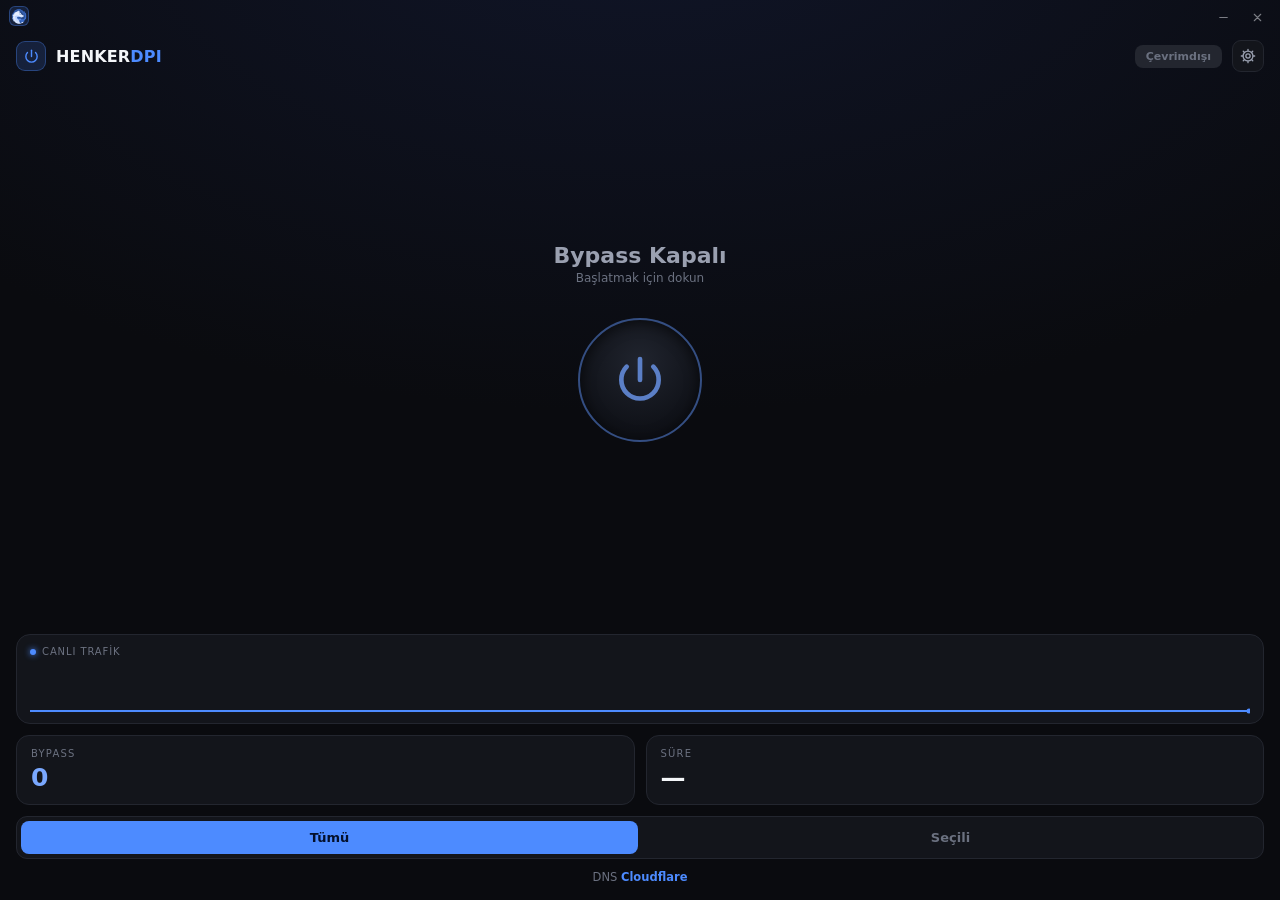
<file: ui/mevcut.html>
<!doctype html>
<html lang="tr">
<head>
<meta charset="utf-8"><meta name="viewport" content="width=device-width,initial-scale=1">
<title>HenkerDPI</title>
<style>
:root{--bg:#0a0b0f;--card:#13151b;--card2:#171a21;--border:#23262f;--accent:#4d8bff;--accent2:#7aa8ff;
  --accent-dim:#284a8f;--green:#4ade80;--fg:#f4f6f9;--fg2:#9aa0b0;--fg3:#6b7180;
  --font:"Segoe UI",-apple-system,system-ui,sans-serif}
*{box-sizing:border-box;margin:0;padding:0}html,body{height:100%}
body{background:radial-gradient(120% 90% at 50% -10%,#101528,#0a0b0f 62%);color:var(--fg);
  font-family:var(--font);-webkit-font-smoothing:antialiased;overflow:hidden;user-select:none;-webkit-user-select:none}
.app{height:100vh;display:flex;flex-direction:column;padding:40px 16px 16px}
header{display:flex;align-items:center;gap:10px;margin-bottom:6px}
.logo{width:30px;height:30px;display:grid;place-items:center;border-radius:9px;
  background:color-mix(in srgb,var(--accent) 16%,transparent);color:var(--accent);
  border:1px solid color-mix(in srgb,var(--accent) 34%,transparent)}
.logo svg{width:17px;height:17px}
.brand{font-size:16px;font-weight:600;letter-spacing:.01em}.brand b{color:var(--accent);font-weight:700}
header .sp{flex:1}
.badge{font-size:11px;font-weight:600;padding:5px 11px;border-radius:8px;transition:.2s}
.badge.on{background:color-mix(in srgb,var(--green) 17%,transparent);color:var(--green)}
.badge.off{background:var(--border);color:var(--fg3)}
.ico{width:32px;height:32px;display:grid;place-items:center;border-radius:9px;cursor:pointer;
  background:var(--card);border:1px solid var(--border);color:var(--fg2)}
.ico:hover{color:var(--fg);border-color:#333846}.ico svg{width:16px;height:16px}

.hero{flex:1;display:flex;flex-direction:column;align-items:center;justify-content:center;gap:3px;min-height:0}
.status{font-size:22px;font-weight:700;color:var(--fg2);transition:color .25s}
.status.on{color:var(--green)}
.sub{font-size:12px;color:var(--fg3);margin-bottom:8px}
.orb{position:relative;width:168px;height:168px;display:grid;place-items:center;cursor:pointer}
.orb .pulse{position:absolute;inset:14px;border-radius:50%;border:1.5px solid var(--accent);opacity:0}
.orb.on .pulse{animation:pulse 2.8s ease-out infinite}
.orb.on .pulse:nth-child(2){animation-delay:1.4s}
@keyframes pulse{0%{transform:scale(.72);opacity:.55}100%{transform:scale(1.42);opacity:0}}
.orb .glow{position:absolute;inset:-6%;border-radius:50%;opacity:0;filter:blur(6px);transition:opacity .35s;
  background:radial-gradient(circle,color-mix(in srgb,var(--accent) 58%,transparent),transparent 66%)}
.orb.on .glow{opacity:1;animation:breathe 3.6s ease-in-out infinite}
@keyframes breathe{0%,100%{opacity:.5;transform:scale(.98)}50%{opacity:.95;transform:scale(1.05)}}
.orb .core{position:absolute;inset:22px;border-radius:50%;
  background:radial-gradient(circle at 50% 34%,#20242e,#0e1016 74%);
  border:2px solid color-mix(in srgb,var(--accent) 40%,var(--border));
  box-shadow:inset 0 2px 14px rgba(0,0,0,.6)}
.orb.on .core{border-color:color-mix(in srgb,var(--accent) 85%,transparent);
  box-shadow:inset 0 2px 14px rgba(0,0,0,.5),0 0 26px color-mix(in srgb,var(--accent) 45%,transparent)}
.orb .pw{position:relative;z-index:1;width:56px;height:56px;color:color-mix(in srgb,var(--accent) 55%,var(--fg3));transition:.25s}
.orb.on .pw{color:var(--accent2);filter:drop-shadow(0 0 10px color-mix(in srgb,var(--accent) 75%,transparent))}

.graphcard{background:var(--card);border:1px solid var(--border);border-radius:14px;padding:11px 13px 8px;margin-top:6px}
.glabel{display:flex;align-items:center;gap:6px;font-size:10px;letter-spacing:.09em;text-transform:uppercase;color:var(--fg3)}
.glabel::before{content:"";width:6px;height:6px;border-radius:50%;background:var(--accent);box-shadow:0 0 6px var(--accent)}
#spark{width:100%;height:54px;display:block;margin-top:4px}
.stats{display:grid;grid-template-columns:1fr 1fr;gap:11px;margin-top:11px}
.tile{background:var(--card);border:1px solid var(--border);border-radius:13px;padding:12px 14px}
.tile .k{font-size:10px;letter-spacing:.12em;text-transform:uppercase;color:var(--fg3)}
.tile .v{font-size:25px;font-weight:700;margin-top:4px;font-variant-numeric:tabular-nums}
.tile.b .v{color:var(--accent2)}
.seg{display:flex;gap:4px;margin-top:11px;background:var(--card);border:1px solid var(--border);border-radius:11px;padding:4px}
.seg button{flex:1;font-family:inherit;font-size:13px;font-weight:600;padding:9px 0;border:none;border-radius:8px;cursor:pointer;background:transparent;color:var(--fg3)}
.seg button.on{background:var(--accent);color:#04102a}
.dnsline{text-align:center;font-size:11.5px;color:var(--fg3);margin-top:11px}.dnsline b{color:var(--accent)}

/* ---- own settings overlay (blue) ---- */
.mset{position:fixed;inset:0;z-index:50;display:none;background:rgba(6,8,14,.66);backdrop-filter:blur(3px);
  -webkit-backdrop-filter:blur(3px);padding:14px;place-items:center}
.mset.open{display:grid}
.mset-card{width:100%;max-width:340px;max-height:94vh;overflow:auto;background:radial-gradient(120% 80% at 50% 0%,#141826,#0c0e15);
  border:1px solid var(--border);border-radius:16px;padding:16px;box-shadow:0 24px 60px rgba(0,0,0,.6)}
.mset-hd{display:flex;justify-content:space-between;align-items:center;font-size:16px;font-weight:600}
.mset-hd .x{cursor:pointer;color:var(--fg2);border:1px solid var(--border);background:var(--card);border-radius:8px;width:30px;height:30px;display:grid;place-items:center;font-size:13px}
.mset-grp{font-size:10px;letter-spacing:.08em;text-transform:uppercase;color:var(--fg3);margin:15px 0 8px}
.mset-th{display:grid;grid-template-columns:repeat(5,1fr);gap:7px}
.mset-th b{aspect-ratio:1;border-radius:10px;cursor:pointer;border:2px solid transparent;display:grid;place-items:center;
  font-size:8px;font-weight:700;color:#fff;text-align:center;line-height:1;text-shadow:0 1px 2px rgba(0,0,0,.55)}
.mset-th b.on{border-color:var(--fg);box-shadow:0 0 0 2px color-mix(in srgb,var(--accent) 45%,transparent)}
.mrow{display:flex;align-items:center;justify-content:space-between;gap:10px;padding:11px 0;border-top:1px solid #1a1d26}
.mrow .l{font-size:13px;font-weight:600;color:#e7ebf2}
.mrow .l small{display:block;font-size:11px;color:var(--fg3);font-weight:400;margin-top:1px}
.mchip{display:inline-flex;gap:4px;background:#0d0f16;border:1px solid var(--border);border-radius:9px;padding:3px}
.mchip span{font-size:11px;padding:5px 10px;border-radius:6px;color:var(--fg3);font-weight:600;cursor:pointer}
.mchip .on{background:var(--accent);color:#04102a}
.mmenu{color:var(--accent);font-size:14px;font-weight:600;cursor:pointer}
.msw{width:42px;height:24px;border-radius:99px;background:#23262f;position:relative;cursor:pointer;flex:none;transition:.15s}
.msw.on{background:var(--accent)}
.msw::after{content:"";position:absolute;top:3px;left:3px;width:18px;height:18px;border-radius:50%;background:#fff;transition:.15s}
.msw.on::after{transform:translateX(18px)}
</style>
</head>
<body>
<div class="app">
  <header>
    <span class="logo"><svg viewBox="0 0 24 24" fill="none" stroke="currentColor" stroke-width="2" stroke-linecap="round" stroke-linejoin="round"><path d="M12 3v9"/><path d="M6.3 6.3a8 8 0 1 0 11.4 0"/></svg></span>
    <span class="brand">HENKER<b>DPI</b></span><span class="sp"></span>
    <span class="badge off" id="badge">Çevrimdışı</span>
    <button class="ico" id="gear" title="Ayarlar"><svg viewBox="0 0 24 24" fill="none" stroke="currentColor" stroke-width="2" stroke-linecap="round" stroke-linejoin="round"><circle cx="12" cy="12" r="3.2"/><circle cx="12" cy="12" r="7.4"/><path d="M12 2v2M12 20v2M2 12h2M20 12h2M4.9 4.9l1.5 1.5M17.6 17.6l1.5 1.5M19.1 4.9l-1.5 1.5M6.4 17.6l-1.5 1.5"/></svg></button>
  </header>

  <section class="hero">
    <div class="status" id="status">Bypass Kapalı</div>
    <div class="sub" id="sub">Başlatmak için dokun</div>
    <div class="orb" id="orb" role="button" tabindex="0" aria-label="Korumayı aç/kapat">
      <span class="pulse"></span><span class="pulse"></span>
      <span class="glow"></span><span class="core"></span>
      <svg class="pw" viewBox="0 0 24 24" fill="none" stroke="currentColor" stroke-width="2" stroke-linecap="round" stroke-linejoin="round"><path d="M12 3v9"/><path d="M6.3 6.3a8 8 0 1 0 11.4 0"/></svg>
    </div>
  </section>

  <div class="graphcard">
    <div class="glabel">Canlı Trafik</div>
    <canvas id="spark"></canvas>
  </div>
  <div class="stats">
    <div class="tile b"><div class="k">Bypass</div><div class="v" id="bypass">0</div></div>
    <div class="tile"><div class="k">Süre</div><div class="v" id="sure">—</div></div>
  </div>
  <div class="seg" id="modeSeg"><button data-mode="all">Tümü</button><button data-mode="selective">Seçili</button></div>
  <div class="dnsline">DNS <b id="dnsName">Cloudflare</b></div>
</div>

<div class="mset" id="mset"><div class="mset-card">
  <div class="mset-hd"><span>Ayarlar</span><button class="x" id="msetClose">&times;</button></div>
  <div class="mset-grp">Tema</div><div class="mset-th" id="mTh"></div>
  <div class="mset-grp">Ağ</div>
  <div class="mrow"><div class="l">Bypass Modu<small id="mModeSub">Tüm siteler</small></div><div class="mchip" id="mMode"><span class="on">Tümü</span><span>Seçili</span></div></div>
  <div class="mrow"><div class="l">DNS<small>Güvenli çözümleyici</small></div><div class="mmenu" id="mDns">Cloudflare</div></div>
  <div class="mrow"><div class="l">Güvenli DNS<small>Şifreli DNS</small></div><div class="msw" id="mSwDns"></div></div>
  <div class="mset-grp">Sistem</div>
  <div class="mrow"><div class="l">Açılışta başlat<small>Windows ile</small></div><div class="msw" id="mSwAuto"></div></div>
</div></div>

<script src="bridge.js"></script>
<script>
const $=id=>document.getElementById(id), p2=n=>String(n).padStart(2,"0"), fmt=n=>Number(n).toLocaleString("tr-TR");
function setTxt(el,t){for(const n of el.childNodes){if(n.nodeType===3&&n.nodeValue.trim()){n.nodeValue=t;return;}}el.appendChild(document.createTextNode(t));}

/* ---- live traffic canvas (real throughput) ---- */
const graph=HDPI.makeGraph($("spark"), "#4d8bff", "77,139,255");
let lastTot=0;

/* ---- state ---- */
function buildTh(el){HDPI.THEMES.forEach(([k,name,col])=>{const b=document.createElement("b");b.style.background=col;b.textContent=name;b.dataset.k=k;b.addEventListener("click",()=>HDPI.nav(k));el.appendChild(b);});}
buildTh($("mTh"));
function render(s){
  const on=s.running;
  $("orb").classList.toggle("on",on);
  $("status").textContent=on?"Koruma Aktif":"Bypass Kapalı"; $("status").classList.toggle("on",on);
  $("sub").textContent=on?"DPI bypass çalışıyor":"Başlatmak için dokun";
  $("badge").textContent=on?"Çevrimiçi":"Çevrimdışı"; $("badge").className="badge "+(on?"on":"off");
  $("bypass").textContent=on?fmt(s.bypassed):"0";
  $("sure").textContent=on?(p2(Math.floor(s.uptime/60))+":"+p2(s.uptime%60)):"—";
  document.querySelectorAll("#modeSeg button").forEach(b=>b.classList.toggle("on",b.dataset.mode===s.mode));
  $("dnsName").textContent=s.dns_name||"Cloudflare";
  let rate=0; if(on){ const tot=(s.bypassed||0)+(s.passed||0); rate=Math.max(0,tot-lastTot); lastTot=tot; } else lastTot=0;
  graph.sample(on?rate:0);
  // settings mirror
  $("mTh").querySelectorAll("b").forEach(b=>b.classList.toggle("on",b.dataset.k===s.theme));
  $("mMode").querySelectorAll("span").forEach(sp=>sp.classList.toggle("on",(sp.textContent.trim()==="Tümü")===(s.mode==="all")));
  $("mModeSub").textContent=s.mode==="all"?"Tüm siteler":"Seçili kategoriler";
  setTxt($("mDns"), s.dns_name||"Cloudflare");
  $("mSwDns").classList.toggle("on",!!s.dns_enabled);
  $("mSwAuto").classList.toggle("on",!!s.autostart);
}
const P=HDPI.poll(render);
async function toggle(){ await HDPI.toggle(); P.tick(); }
$("orb").addEventListener("click",toggle);
$("orb").addEventListener("keydown",e=>{if(e.key===" "||e.key==="Enter"){e.preventDefault();toggle();}});
const cycleMode=async e=>{const b=e.target.closest("[data-mode],span");if(!b)return;const all=(b.dataset.mode||b.textContent.trim())==="all"||b.textContent.trim()==="Tümü";await HDPI.setMode(all?"all":"selective");P.tick();};
$("modeSeg").addEventListener("click",cycleMode);
$("mMode").addEventListener("click",cycleMode);
$("mDns").addEventListener("click",async()=>{const D=HDPI.DNS,s=await HDPI.getState();const i=D.findIndex(d=>d[1]===s.dns_name);await HDPI.setDns(D[(i+1)%D.length][0]);P.tick();});
$("mSwDns").addEventListener("click",async()=>{const s=await HDPI.getState();await HDPI.setDnsEnabled(!s.dns_enabled);P.tick();});
$("mSwAuto").addEventListener("click",async()=>{const s=await HDPI.getState();await HDPI.setAutostart(!s.autostart);P.tick();});
$("gear").addEventListener("click",()=>$("mset").classList.add("open"));
$("msetClose").addEventListener("click",()=>$("mset").classList.remove("open"));
$("mset").addEventListener("click",e=>{if(e.target.id==="mset")e.target.classList.remove("open");});
</script>
</body>
</html>
</file>
<file: ui/pf.css>
@font-face{font-family:'SG';src:url('[data-uri]') format('woff2');font-weight:400}
@font-face{font-family:'SG';src:url('[data-uri]') format('woff2');font-weight:600}
@font-face{font-family:'JB';src:url('[data-uri]') format('woff2');font-weight:400}
@font-face{font-family:'JB';src:url('[data-uri]') format('woff2');font-weight:700}
@font-face{font-family:'OR';src:url('[data-uri]') format('woff2');font-weight:700}
@font-face{font-family:'RJ';src:url('[data-uri]') format('woff2');font-weight:500}
@font-face{font-family:'RJ';src:url('[data-uri]') format('woff2');font-weight:700}
@font-face{font-family:'PS';src:url('[data-uri]') format('woff2')}
@font-face{font-family:'ST';src:url('[data-uri]') format('woff2')}
*{box-sizing:border-box}
:root{--page:#08080b;--ink:#eceef2;--dim:#878c98;--faint:#565b67;--line:#1d1f27}
body{margin:0;background:var(--page);color:var(--ink);line-height:1.5;font-family:'SG',system-ui,sans-serif;-webkit-font-smoothing:antialiased}
.grain{position:fixed;inset:0;pointer-events:none;z-index:1;opacity:.03;background:url('[data-uri]') 0 0/128px}
.wrap{position:relative;z-index:2;max-width:1180px;margin:0 auto;padding:48px 24px 96px}
header{max-width:640px}
.kick{font-family:'ST';font-size:12px;letter-spacing:.2em;text-transform:uppercase;color:var(--dim);margin:0 0 14px}
h1{font-family:'OR';font-size:clamp(24px,4vw,38px);line-height:1.1;margin:0 0 14px;font-weight:700}
.lede{font-size:16px;color:var(--dim);margin:0}.lede b{color:var(--ink);font-weight:600}
.gallery{margin-top:40px;display:grid;gap:30px;grid-template-columns:repeat(auto-fill,minmax(300px,1fr))}
figure{margin:0}
.win{position:relative;border-radius:20px;overflow:hidden;height:582px;display:flex;flex-direction:column;box-shadow:0 30px 70px rgba(0,0,0,.55),inset 0 1px 0 rgba(255,255,255,.06);border:1px solid rgba(255,255,255,.04)}
.gin{position:absolute;inset:0;pointer-events:none;opacity:.045;background:url('[data-uri]') 0 0/128px;z-index:9}
.ic{width:18px;height:18px;display:block}
figcaption{margin-top:16px}
figcaption h3{margin:0;font-family:'OR';font-size:16px;font-weight:700;color:#eceef2}
figcaption p{margin:8px 0 0;font-size:13px;color:var(--dim)}

/* icon button (shared professional component) */
.ibtn{width:36px;height:36px;border-radius:10px;display:grid;place-items:center;cursor:pointer;border:1px solid;transition:.15s}

/* ===== CONSOLE PRO ===== */
.con .win{font-family:'JB';background:radial-gradient(100% 70% at 50% 0%,#08120f,#05090a);color:#c7e7dd}
.con .hd{display:flex;justify-content:space-between;align-items:center;padding:14px 16px;border-bottom:1px solid rgba(45,212,191,.12)}
.con .wm{display:flex;align-items:center;gap:9px;font-weight:700;font-size:14px;letter-spacing:.04em;color:#e6f6f0}
.con .wm .lg{width:26px;height:26px;border-radius:8px;background:linear-gradient(150deg,#123c33,#0a2019);display:grid;place-items:center;color:#2DD4BF;border:1px solid rgba(45,212,191,.3)}.con .wm .lg .ic{width:16px;height:16px}
.con .wm b{color:#2DD4BF}
.con .ibtn{border-color:rgba(45,212,191,.18);background:rgba(45,212,191,.05);color:#7FA39C}
.con .ctrl{display:flex;align-items:center;gap:12px;padding:15px 16px;border-bottom:1px solid rgba(45,212,191,.12)}
.con .beacon{width:40px;height:40px;border-radius:11px;background:radial-gradient(circle at 50% 40%,rgba(74,222,128,.3),#0a1a12);border:1px solid rgba(74,222,128,.45);display:grid;place-items:center;color:#4ADE80;flex:none;box-shadow:0 0 20px rgba(74,222,128,.25)}.con .beacon .ic{width:20px;height:20px}
.con .ci{flex:1}.con .ci .s1{font-weight:700;font-size:14px;color:#eafff4}.con .ci .s2{font-size:10.5px;color:#4e7a68;display:flex;gap:6px;align-items:center;margin-top:2px}.con .ci .s2 .ic{width:12px;height:12px}
.con .stop{display:flex;align-items:center;gap:7px;font-weight:700;font-size:12.5px;padding:11px 16px;border-radius:10px;color:#ffb3ba;border:1px solid rgba(255,90,100,.35);background:linear-gradient(180deg,rgba(255,90,100,.14),rgba(255,90,100,.05));cursor:pointer}.con .stop .sq{width:9px;height:9px;background:currentColor;border-radius:2px}
.con .tools{display:flex;align-items:center;justify-content:space-between;gap:10px;padding:10px 16px;border-bottom:1px solid rgba(45,212,191,.1)}
.con .seg{display:flex;background:#08130f;border:1px solid #113025;border-radius:9px;padding:3px}
.con .seg span{font-size:11px;padding:6px 12px;border-radius:6px;color:#5e857a;font-weight:700}.con .seg .on{background:#2DD4BF;color:#04120d}
.con .filt{display:flex;gap:5px;align-items:center;color:#3f655b}.con .filt .ic{width:15px;height:15px}
.con .filt .chip{font-size:10.5px;padding:5px 9px;border-radius:6px;color:#5e857a}.con .filt .chip.on{color:#2DD4BF;background:rgba(45,212,191,.08);border:1px solid rgba(45,212,191,.25)}
.con .log{flex:1;overflow:hidden;position:relative;font-size:11.5px;line-height:2;padding:8px 16px;-webkit-mask:linear-gradient(#000,#000 88%,transparent);mask:linear-gradient(#000,#000 88%,transparent)}
.con .ln{white-space:nowrap;color:#7FA39C;display:flex;align-items:center;gap:8px}
.con .ln .t{color:#3d5f56}.con .ln .tag{font-size:9px;padding:1px 6px;border-radius:4px}
.con .ln .tag.b{color:#2DD4BF;background:rgba(45,212,191,.1)}.con .ln .tag.r{color:#e8b25a;background:rgba(232,178,90,.1)}
.con .ln .h{flex:1;overflow:hidden;text-overflow:ellipsis}.con .ln .ic{width:13px;height:13px;color:#4ADE80}
.con .foot{display:flex;gap:16px;padding:12px 16px;border-top:1px solid rgba(45,212,191,.12);font-size:11px;color:#4e7a68}
.con .foot .m{display:flex;align-items:center;gap:6px}.con .foot .m .ic{width:13px;height:13px;color:#2DD4BF}.con .foot b{color:#c7e7dd}

/* ===== BENTO PRO ===== */
.ben .win{font-family:'SG';background:radial-gradient(100% 70% at 50% 0%,#0f1118,#0a0b0f);padding:14px;gap:10px}
.ben .hd{display:flex;justify-content:space-between;align-items:center;padding:0 2px 2px}
.ben .wm{display:flex;align-items:center;gap:9px;font-weight:600;font-size:15px;color:#f0f2f7}
.ben .wm .lg{width:28px;height:28px;border-radius:9px;background:linear-gradient(150deg,#1b2740,#12151d);display:grid;place-items:center;color:#38bdf8;border:1px solid rgba(56,189,248,.28)}.ben .wm .lg .ic{width:17px;height:17px}.ben .wm b{color:#38bdf8}
.ben .ibtn{border-color:#22252f;background:#141620;color:#9aa0b0}
.ben .t{background:linear-gradient(180deg,#171a24,#13151d);border:1px solid #23262f;border-radius:15px;padding:14px 16px;box-shadow:inset 0 1px 0 rgba(255,255,255,.06),0 8px 20px rgba(0,0,0,.25)}
.ben .row{display:flex;gap:10px}.ben .col{flex:1}
.ben .stat{display:flex;align-items:center;gap:11px}.ben .stat .si{width:38px;height:38px;border-radius:11px;background:rgba(52,211,153,.14);border:1px solid rgba(52,211,153,.3);display:grid;place-items:center;color:#34D399}.ben .stat .si .ic{width:20px;height:20px}
.ben .stat .l{flex:1}.ben .stat .l .k{font-size:10px;letter-spacing:.06em;text-transform:uppercase;color:#7a808f}.ben .stat .l b{font-size:16px;color:#f0f2f7;font-weight:600}
.ben .pbtn{display:flex;align-items:center;justify-content:center;gap:8px;width:100%;padding:12px;border-radius:11px;font-weight:600;font-size:13.5px;margin-top:12px;cursor:pointer;color:#ffb3ba;background:linear-gradient(180deg,rgba(255,90,100,.14),rgba(255,90,100,.05));border:1px solid rgba(255,90,100,.35)}.ben .pbtn .sq{width:9px;height:9px;background:currentColor;border-radius:2px}
.ben .lab{display:flex;align-items:center;gap:6px;font-size:10px;letter-spacing:.06em;text-transform:uppercase;color:#7a808f}.ben .lab .ic{width:13px;height:13px;color:#38bdf8}
.ben .num{font-size:27px;font-weight:600;color:#f0f2f7;margin-top:5px;font-variant-numeric:tabular-nums}
.ben .spark{height:66px;margin-top:6px}.ben .spark svg{width:100%;height:100%}
.ben .chip{display:inline-flex;gap:4px;background:#0d0f16;border:1px solid #23262f;border-radius:9px;padding:3px;margin-top:8px}.ben .chip span{font-size:10.5px;padding:5px 9px;border-radius:6px;color:#7a808f;font-weight:600}.ben .chip .on{background:#38bdf8;color:#0b0c10}
.ben .dns{display:flex;align-items:center;gap:8px;margin-top:8px;color:#38bdf8;font-size:15px;font-weight:600}.ben .dns .ic{width:16px;height:16px}

/* ===== ARCADE PRO ===== */
.arc .win{font-family:'PS';background:radial-gradient(85% 65% at 50% 40%,#180528,#0a020f);color:#ffd23f;padding:18px 16px;text-align:center;font-size:8px;line-height:2.2}
.arc .crt{position:absolute;inset:0;pointer-events:none;z-index:8;background:repeating-linear-gradient(0deg,rgba(0,0,0,.24) 0 1px,transparent 1px 3px),radial-gradient(120% 90% at 50% 50%,transparent 60%,rgba(0,0,0,.4));opacity:.6}
.arc .top{display:flex;justify-content:space-between;font-size:7px}.arc .top .p{color:#22e3ff}.arc .top .hi{color:#ff2e97}
.arc .mid{flex:1;display:flex;flex-direction:column;align-items:center;justify-content:center}
.arc .pix{width:96px;filter:drop-shadow(0 0 8px #22e3ff);margin-bottom:18px}
.arc .st{color:#ff2e97;font-size:12px;text-shadow:2px 2px 0 #5a0d33;animation:blink 1s steps(1) infinite}
.arc .sc{color:#22e3ff;font-size:9px;margin-top:18px}.arc .sc .v{color:#ffd23f}
.arc .tm{color:#5ef58f;font-size:8px;margin-top:8px}
.arc .btns{display:flex;gap:10px;justify-content:center;margin-top:auto}
.arc .btn{font-size:8px;padding:10px 14px;border:2px solid;background:#12031c;box-shadow:3px 3px 0 rgba(0,0,0,.5)}
.arc .btn.stop{color:#ff2e97;border-color:#ff2e97}.arc .btn.opt{color:#22e3ff;border-color:#22e3ff}

/* ===== COMBAT PRO ===== */
.cmb .win{font-family:'RJ';background:radial-gradient(75% 55% at 50% 38%,#1a0b10,#0a0608);color:#f2e6e8;padding:16px}
.cmb .hd{display:flex;justify-content:space-between;align-items:center}
.cmb .wm{display:flex;align-items:center;gap:9px;font-family:'OR';font-weight:700;font-size:13px;color:#f2e6e8}
.cmb .wm .lg{width:28px;height:28px;border-radius:9px;background:linear-gradient(150deg,#123c22,#0c2015);display:grid;place-items:center;color:#4ADE80;border:1px solid rgba(74,222,128,.3)}.cmb .wm .lg .ic{width:17px;height:17px}.cmb .wm b{color:#4ADE80}
.cmb .ibtn{border-color:#3a2a2d;background:#180d10;color:#c9a6ab}
.cmb .enemy{margin-top:14px}.cmb .enemy .lb{display:flex;justify-content:space-between;font-family:'OR';font-size:10px;letter-spacing:.05em;color:#ff8a97}.cmb .enemy .lb .z{display:flex;align-items:center;gap:5px;color:#ff3b4e}.cmb .enemy .lb .ic{width:12px;height:12px}
.cmb .hbar{height:13px;margin-top:6px;border-radius:7px;background:#25090d;border:1px solid #43141b;overflow:hidden;position:relative}
.cmb .hbar .f{height:100%;width:18%;background:linear-gradient(90deg,#ff3b4e,#b91c2b);box-shadow:0 0 12px rgba(255,59,78,.5)}
.cmb .hbar .seg{position:absolute;inset:0;background:repeating-linear-gradient(90deg,transparent 0 13px,rgba(0,0,0,.5) 13px 15px)}
.cmb .mid{flex:1;display:flex;flex-direction:column;align-items:center;justify-content:center;text-align:center}
.cmb .shl{width:66px;height:66px;border-radius:50%;display:grid;place-items:center;color:#4ADE80;background:radial-gradient(circle,rgba(74,222,128,.16),transparent 70%);box-shadow:0 0 30px rgba(74,222,128,.3)}.cmb .shl .ic{width:38px;height:38px}
.cmb .gt{font-family:'OR';font-weight:700;font-size:12px;color:#4ADE80;letter-spacing:.06em;margin-top:10px}
.cmb .combo{font-family:'OR';font-weight:700;font-size:42px;color:#fff;margin-top:14px;text-shadow:0 0 22px rgba(74,222,128,.45);font-variant-numeric:tabular-nums;line-height:1}
.cmb .ck{font-size:10px;letter-spacing:.2em;color:#ff8a97;text-transform:uppercase;margin-top:2px}
.cmb .ally{margin-top:14px}.cmb .ally .lb{display:flex;justify-content:space-between;font-family:'OR';font-size:10px;color:#7fce9e}
.cmb .ally .hbar{background:#0c2016;border-color:#183d28}.cmb .ally .hbar .f{width:100%;background:linear-gradient(90deg,#4ADE80,#22a55b);box-shadow:0 0 12px rgba(74,222,128,.4)}
.cmb .stop{display:flex;align-items:center;justify-content:center;gap:8px;margin-top:14px;padding:12px;border-radius:11px;font-family:'OR';font-weight:700;font-size:12px;letter-spacing:.05em;color:#ffb3ba;background:linear-gradient(180deg,rgba(255,90,100,.14),rgba(255,90,100,.05));border:1px solid rgba(255,90,100,.4);cursor:pointer}.cmb .stop .sq{width:9px;height:9px;background:currentColor;border-radius:2px}

@keyframes blink{0%,49%{opacity:1}50%,100%{opacity:.15}}
@media(prefers-reduced-motion:reduce){*{animation:none!important}}
</file>
<file: ui/console.css>
@font-face{font-family:'JB';src:url('[data-uri]') format('woff2');font-weight:400}
@font-face{font-family:'JB';src:url('[data-uri]') format('woff2');font-weight:700}
@font-face{font-family:'ST';src:url('[data-uri]') format('woff2')}
@font-face{font-family:'OR';src:url('[data-uri]') format('woff2');font-weight:700}
*{box-sizing:border-box}
:root{--page:#08080b;--ink:#eceef2;--dim:#878c98;--faint:#565b67;--line:#1d1f27}
body{margin:0;background:var(--page);color:var(--ink);line-height:1.5;font-family:'JB',monospace;-webkit-font-smoothing:antialiased}
.grain{position:fixed;inset:0;pointer-events:none;z-index:1;opacity:.03;background:url('[data-uri]') 0 0/128px}
.wrap{position:relative;z-index:2;max-width:900px;margin:0 auto;padding:48px 24px 96px}
header{max-width:640px}
.kick{font-family:'ST';font-size:12px;letter-spacing:.2em;text-transform:uppercase;color:var(--dim);margin:0 0 14px}
h1{font-family:'OR';font-size:clamp(24px,4vw,36px);line-height:1.1;margin:0 0 14px;font-weight:700}
.lede{font-size:15px;color:var(--dim);margin:0;font-family:'JB'}.lede b{color:#2DD4BF}
.gallery{margin-top:38px;display:grid;gap:28px;grid-template-columns:repeat(2,1fr)}
@media(max-width:720px){.gallery{grid-template-columns:1fr}}
figure{margin:0}
.win{position:relative;border-radius:18px;overflow:hidden;height:600px;display:flex;flex-direction:column;background:#060a09;color:#c7e7dd;box-shadow:0 30px 70px rgba(0,0,0,.5),inset 0 1px 0 rgba(255,255,255,.05);border:1px solid #10201b}
.gin{position:absolute;inset:0;pointer-events:none;opacity:.05;background:url('[data-uri]') 0 0/128px;z-index:9}

/* header */
.hd{display:flex;justify-content:space-between;align-items:center;padding:14px 16px;border-bottom:1px solid #10201b}
.hd .wm{font-weight:700;font-size:14px;letter-spacing:.05em;color:#d8f0e4}.hd .wm b{color:#2DD4BF}
.hd .back{font-size:13px;color:#7FA39C;font-weight:700}
.gear{width:34px;height:34px;border-radius:9px;border:1px solid #1c352c;background:#0b1712;color:#7FA39C;font-size:17px;display:grid;place-items:center;cursor:pointer}
.gear.on{border-color:#2DD4BF;color:#2DD4BF;background:rgba(45,212,191,.1)}

/* control bar — the big obvious power control */
.ctrl{display:flex;align-items:center;justify-content:space-between;gap:12px;padding:16px;border-bottom:1px solid #10201b;background:linear-gradient(180deg,rgba(45,212,191,.05),transparent)}
.ctrl .stat{display:flex;align-items:center;gap:11px}
.ctrl .dot{width:12px;height:12px;border-radius:50%;background:#4ADE80;box-shadow:0 0 12px #4ADE80;flex:none}
.ctrl .s1{font-weight:700;font-size:15px;color:#eafff4;letter-spacing:.03em}
.ctrl .s2{font-size:11px;color:#4e7a68}
.pw{display:flex;align-items:center;gap:9px;font-family:'JB';font-weight:700;font-size:14px;padding:12px 20px;border-radius:11px;cursor:pointer;letter-spacing:.04em;border:1px solid;flex:none}
.pw.stop{color:#ff8f9a;border-color:rgba(255,120,130,.4);background:rgba(255,80,90,.08)}
.pw .ic{width:11px;height:11px;background:currentColor;border-radius:2px}

/* toolbar */
.tools{display:flex;align-items:center;justify-content:space-between;gap:10px;padding:11px 16px;border-bottom:1px solid #10201b;flex-wrap:wrap}
.lab{font-size:10px;letter-spacing:.08em;text-transform:uppercase;color:#3f655b;margin-right:2px}
.seg{display:flex;background:#0a1712;border:1px solid #14261d;border-radius:8px;padding:3px}
.seg span{font-size:11px;padding:6px 12px;border-radius:6px;color:#5e857a;font-weight:700}
.seg .on{background:#2DD4BF;color:#04120d}
.filters{display:flex;gap:4px;align-items:center}
.filters span{font-size:10.5px;padding:5px 9px;border-radius:6px;color:#5e857a;border:1px solid transparent}
.filters .fon{color:#2DD4BF;border-color:rgba(45,212,191,.3);background:rgba(45,212,191,.06)}
.filters .srch{width:30px;height:26px;border:1px solid #14261d;border-radius:6px;display:grid;place-items:center;color:#3f655b}

/* log */
.log{flex:1;overflow:hidden;position:relative;font-size:11.5px;line-height:1.95;padding:8px 16px}
.log::after{content:'';position:absolute;inset:0;background:linear-gradient(#060a09,transparent 10%,transparent 90%,#060a09);pointer-events:none}
.stream{animation:streamup 13s linear infinite}
.ln{white-space:nowrap;overflow:hidden;text-overflow:ellipsis;color:#7FA39C}
.ln .t{color:#40655b;margin-right:8px}.ln .ok{color:#2DD4BF}.ln .rf{color:#e8b25a}.ln .mk{color:#4ADE80;float:right}
.foot{display:flex;gap:14px;flex-wrap:wrap;padding:11px 16px;border-top:1px solid #10201b;font-size:11px;color:#4e7a68}
.foot b{color:#2DD4BF;font-weight:700}

/* settings screen */
.rows{flex:1;padding:8px 12px;overflow:hidden}
.row{display:flex;justify-content:space-between;align-items:center;gap:10px;padding:14px 8px;border-bottom:1px solid #0f1e18}
.row .rl b{font-size:13px;color:#d8f0e4;font-weight:700;display:block}
.row .rl small{font-size:10.5px;color:#4e7a68}
.row .rr{display:flex;align-items:center;gap:10px}
.menu{font-size:11.5px;color:#c7e7dd;background:#0b1712;border:1px solid #17321f;border-radius:7px;padding:7px 11px}
.sw{width:44px;height:24px;border-radius:12px;background:#14261d;border:1px solid #1c352c;position:relative;flex:none}
.sw.on{background:rgba(74,222,128,.25);border-color:rgba(74,222,128,.4)}
.sw.on::after{content:'';position:absolute;top:2px;right:2px;width:18px;height:18px;border-radius:50%;background:#4ADE80;box-shadow:0 0 10px rgba(74,222,128,.6)}
.sw:not(.on)::after{content:'';position:absolute;top:2px;left:2px;width:18px;height:18px;border-radius:50%;background:#3f655b}
.seg2{display:flex;background:#0a1712;border:1px solid #14261d;border-radius:8px;padding:3px}
.seg2 span{font-size:11px;padding:5px 11px;border-radius:6px;color:#5e857a;font-weight:700}.seg2 .on{background:#2DD4BF;color:#04120d}
.dots{display:flex;gap:7px}.dots i{width:18px;height:18px;border-radius:50%;border:1px solid #1c352c}
.dots i.sel{border-color:#eafff4;border-width:2px}
.add{font-size:11.5px;color:#2DD4BF;border:1px dashed rgba(45,212,191,.4);border-radius:7px;padding:6px 12px}
.setfoot{padding:12px 16px;border-top:1px solid #10201b;font-size:11px;color:#4e7a68;display:flex;justify-content:space-between}
.setfoot b{color:#2DD4BF}

figcaption{margin-top:16px}
figcaption h3{margin:0;font-family:'OR';font-size:16px;font-weight:700;color:#eceef2}
figcaption p{margin:8px 0 0;font-size:13px;color:var(--dim);font-family:'JB'}

@keyframes streamup{0%{transform:translateY(0)}100%{transform:translateY(-50%)}}
@media(prefers-reduced-motion:reduce){*{animation:none!important}}
</file>
